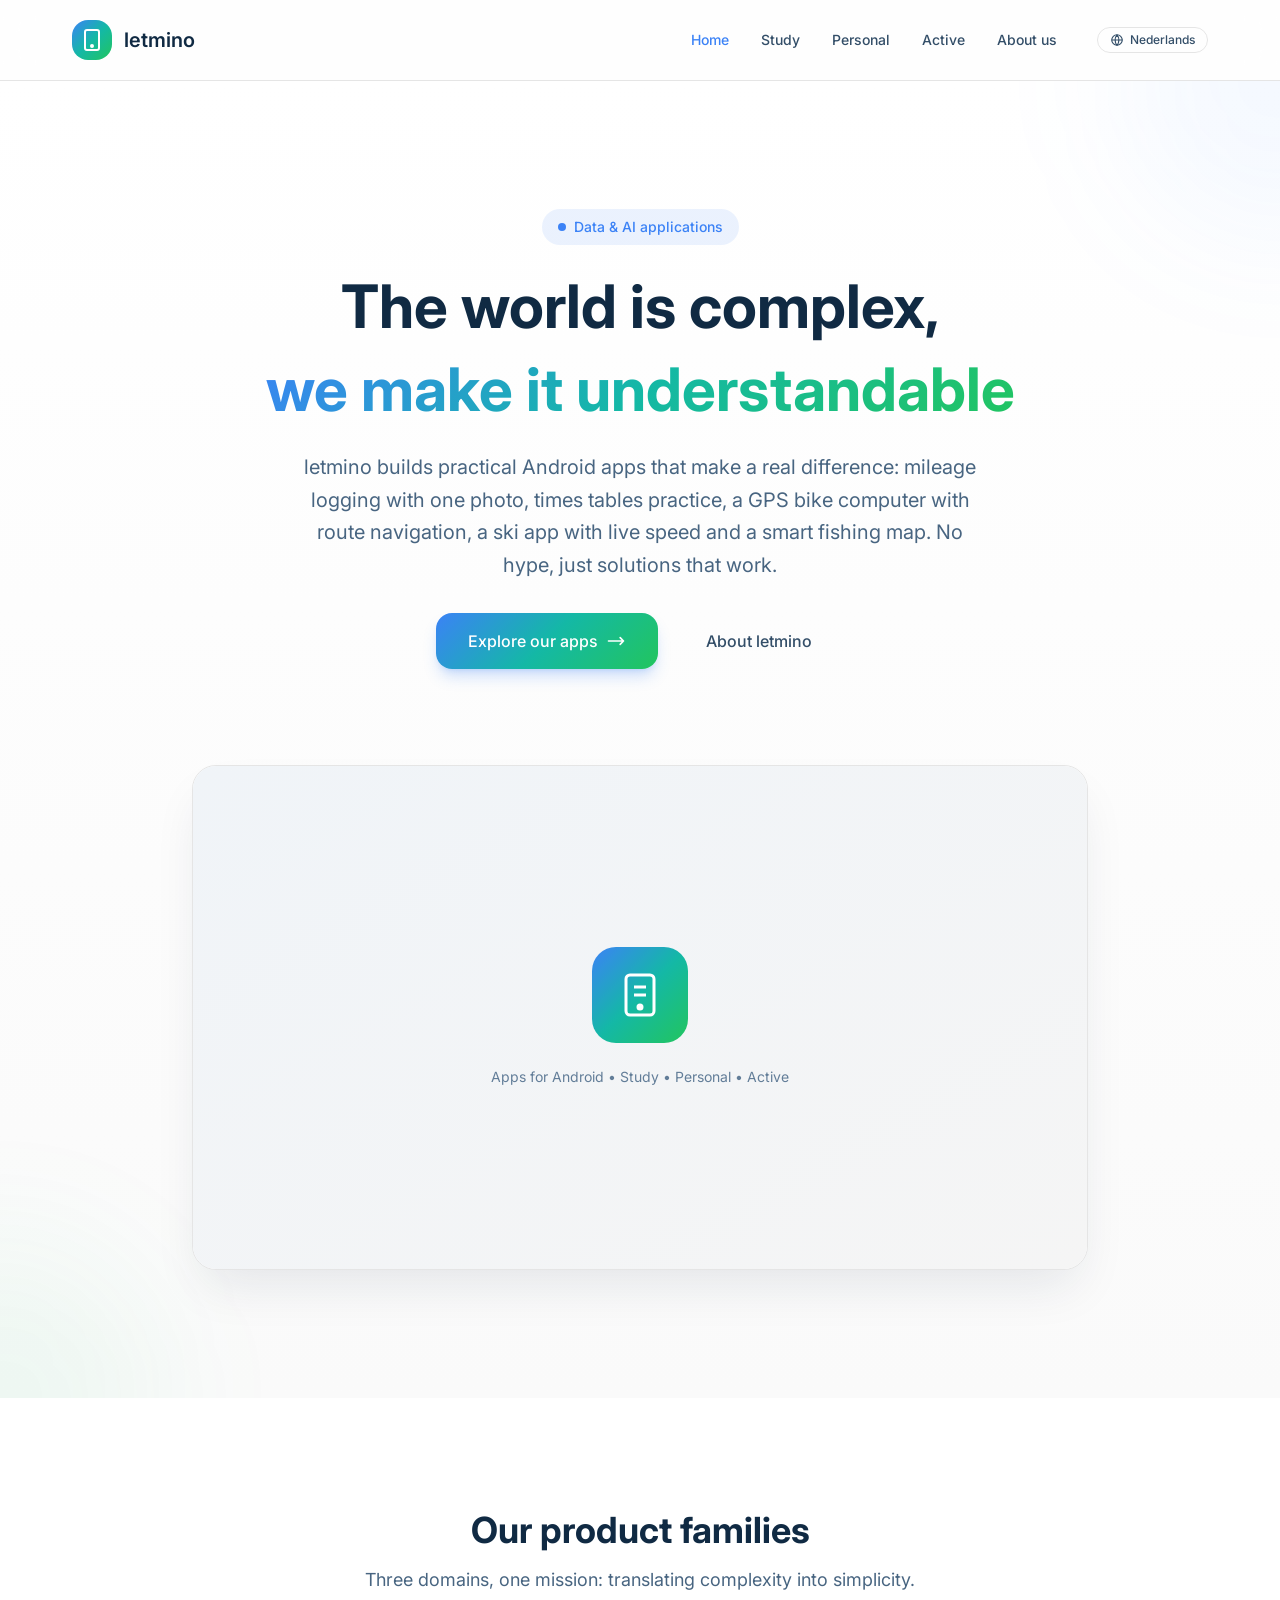
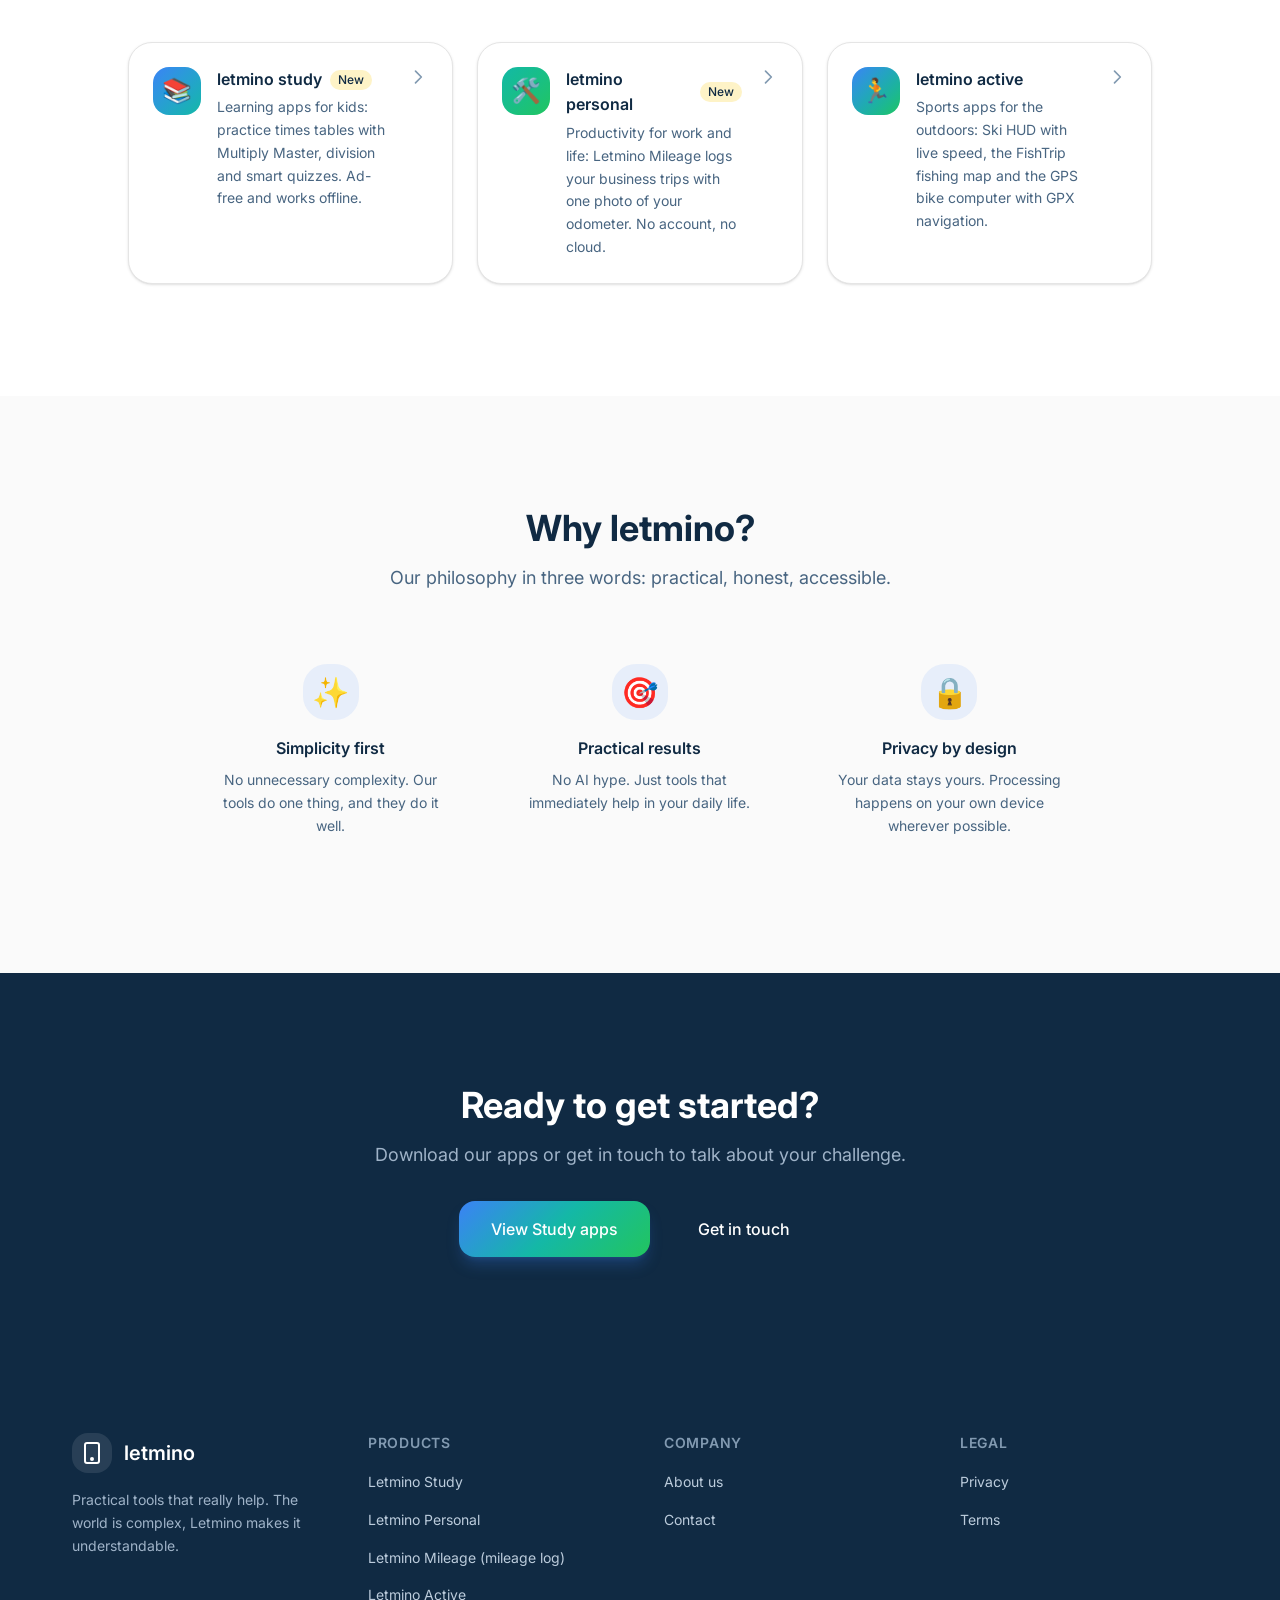
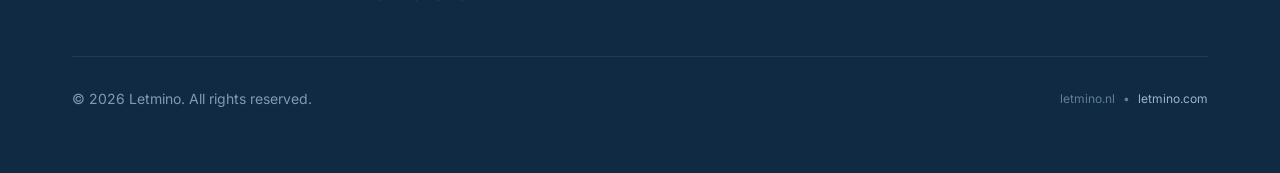
<file: index.html>
<!DOCTYPE html><html lang="en"> <head><meta charset="UTF-8"><meta name="viewport" content="width=device-width, initial-scale=1.0"><link rel="icon" type="image/svg+xml" href="/favicon.svg"><link rel="canonical" href="https://www.letmino.com/"><link rel="sitemap" type="application/xml" href="/sitemap-index.xml"><!-- Google tag (gtag.js) --><script async src="https://www.googletagmanager.com/gtag/js?id=G-MMR7P58PR5"></script><script>
      window.dataLayer = window.dataLayer || [];
      function gtag(){dataLayer.push(arguments);}
      gtag('js', new Date());

      gtag('config', 'G-MMR7P58PR5');
    </script><!-- Taalvarianten: dezelfde pagina op beide domeinen (pad per taal via alternatePaths) --><link rel="alternate" hreflang="nl" href="https://www.letmino.nl/"><link rel="alternate" hreflang="en" href="https://www.letmino.com/"><link rel="alternate" hreflang="x-default" href="https://www.letmino.com/"><!-- Primary Meta Tags --><title>Practical apps for learning, sports and productivity | Letmino</title><meta name="title" content="Practical apps for learning, sports and productivity | Letmino"><meta name="description" content="Letmino builds practical Android apps: mileage logging with Letmino Mileage, times tables practice, a GPS bike computer, Ski HUD and the FishTrip fishing map. Ad-free and privacy-first."><meta name="robots" content="index, follow, max-image-preview:large"><meta name="theme-color" content="#ffffff"><!-- Open Graph / Facebook --><meta property="og:type" content="website"><meta property="og:site_name" content="Letmino"><meta property="og:locale" content="en_US"><meta property="og:url" content="https://www.letmino.com/"><meta property="og:title" content="Practical apps for learning, sports and productivity | Letmino"><meta property="og:description" content="Letmino builds practical Android apps: mileage logging with Letmino Mileage, times tables practice, a GPS bike computer, Ski HUD and the FishTrip fishing map. Ad-free and privacy-first."><meta property="og:image" content="https://www.letmino.com/images/og-default-en.png"><!-- Twitter --><meta property="twitter:card" content="summary_large_image"><meta property="twitter:url" content="https://www.letmino.com/"><meta property="twitter:title" content="Practical apps for learning, sports and productivity | Letmino"><meta property="twitter:description" content="Letmino builds practical Android apps: mileage logging with Letmino Mileage, times tables practice, a GPS bike computer, Ski HUD and the FishTrip fishing map. Ad-free and privacy-first."><meta property="twitter:image" content="https://www.letmino.com/images/og-default-en.png"><!-- Structured data (JSON-LD) --><script type="application/ld+json">{"@context":"https://schema.org","@type":"Organization","@id":"https://www.letmino.com/#organization","name":"Letmino","url":"https://www.letmino.com/","logo":"https://www.letmino.com/favicon.svg","email":"hello@letmino.nl"}</script><script type="application/ld+json">{"@context":"https://schema.org","@type":"WebSite","@id":"https://www.letmino.com/#website","name":"Letmino","url":"https://www.letmino.com/","description":"Letmino builds practical Android apps for learning, sports and productivity: times tables practice, mileage logging, a GPS bike computer and more. Ad-free, privacy-first and without the hassle.","inLanguage":"en","publisher":{"@id":"https://www.letmino.com/#organization"}}</script><!-- Fonts --><link rel="preconnect" href="https://fonts.googleapis.com"><link rel="preconnect" href="https://fonts.gstatic.com" crossorigin><link href="https://fonts.googleapis.com/css2?family=Inter:wght@400;500;600;700&family=Plus+Jakarta+Sans:wght@500;600;700;800&display=swap" rel="stylesheet"><meta name="generator" content="Astro v5.16.7"><link rel="stylesheet" href="/_astro/about.ETiXebV_.css"></head> <body class="min-h-screen flex flex-col"> <header class="sticky top-0 z-50 bg-white/80 backdrop-blur-lg border-b border-neutral-200"> <div class="container-custom"> <nav class="flex items-center justify-between h-16 md:h-20"> <!-- Logo --> <a href="/" class="flex items-center gap-3 group"> <div class="w-10 h-10 rounded-xl bg-gradient-brand flex items-center justify-center"> <svg viewBox="0 0 24 24" class="w-6 h-6 text-white" fill="none" stroke="currentColor" stroke-width="2"> <rect x="5" y="2" width="14" height="20" rx="2"></rect> <circle cx="12" cy="18" r="1" fill="currentColor"></circle> </svg> </div> <span class="text-xl font-semibold text-navy-900 group-hover:text-accent-blue transition-colors">
letmino
</span> </a> <!-- Desktop Navigation --> <div class="hidden md:flex items-center gap-8"> <a href="/" class="text-sm font-medium transition-colors hover:text-accent-blue text-accent-blue"> Home </a><a href="/study" class="text-sm font-medium transition-colors hover:text-accent-blue text-navy-700"> Study </a><a href="/personal" class="text-sm font-medium transition-colors hover:text-accent-blue text-navy-700"> Personal </a><a href="/active" class="text-sm font-medium transition-colors hover:text-accent-blue text-navy-700"> Active </a><a href="/about" class="text-sm font-medium transition-colors hover:text-accent-blue text-navy-700"> About us </a> <a href="https://www.letmino.nl/" hreflang="nl" lang="nl" title="View this page in Dutch on letmino.nl" class="ml-2 inline-flex items-center gap-1.5 rounded-full border border-neutral-200 px-3 py-1 text-xs font-medium text-navy-700 transition-colors hover:border-accent-blue hover:text-accent-blue"> <svg class="h-3.5 w-3.5" viewBox="0 0 24 24" fill="none" stroke="currentColor" stroke-width="2" aria-hidden="true"> <circle cx="12" cy="12" r="9"></circle> <path d="M3 12h18M12 3a14 14 0 0 1 0 18M12 3a14 14 0 0 0 0 18"></path> </svg> Nederlands </a> </div> <!-- Mobile Menu Button --> <button id="mobile-menu-btn" class="md:hidden p-2 rounded-lg hover:bg-neutral-100 transition-colors" aria-label="Open menu"> <svg class="w-6 h-6 text-navy-900" fill="none" stroke="currentColor" viewBox="0 0 24 24"> <path stroke-linecap="round" stroke-linejoin="round" stroke-width="2" d="M4 6h16M4 12h16M4 18h16"></path> </svg> </button> </nav> </div> <!-- Mobile Menu --> <div id="mobile-menu" class="hidden md:hidden border-t border-neutral-200 bg-white"> <div class="container-custom py-4 space-y-2"> <a href="/" class="block px-4 py-2 rounded-lg text-sm font-medium transition-colors hover:bg-neutral-100 text-accent-blue bg-accent-blue/5"> Home </a><a href="/study" class="block px-4 py-2 rounded-lg text-sm font-medium transition-colors hover:bg-neutral-100 text-navy-700"> Study </a><a href="/personal" class="block px-4 py-2 rounded-lg text-sm font-medium transition-colors hover:bg-neutral-100 text-navy-700"> Personal </a><a href="/active" class="block px-4 py-2 rounded-lg text-sm font-medium transition-colors hover:bg-neutral-100 text-navy-700"> Active </a><a href="/about" class="block px-4 py-2 rounded-lg text-sm font-medium transition-colors hover:bg-neutral-100 text-navy-700"> About us </a> <a href="https://www.letmino.nl/" hreflang="nl" lang="nl" title="View this page in Dutch on letmino.nl" class="block px-4 py-2 rounded-lg text-sm font-medium text-navy-500 transition-colors hover:bg-neutral-100">
🌐 Nederlands </a> </div> </div> </header> <script type="module">const e=document.getElementById("mobile-menu-btn"),n=document.getElementById("mobile-menu");e?.addEventListener("click",()=>{n?.classList.toggle("hidden")});</script> <main class="flex-1">   <section class="relative overflow-hidden bg-gradient-to-b from-white to-neutral-50"> <!-- Background decoration --> <div class="absolute inset-0 overflow-hidden"> <div class="absolute -top-40 -right-40 w-80 h-80 bg-accent-blue/5 rounded-full blur-3xl"></div> <div class="absolute -bottom-40 -left-40 w-80 h-80 bg-accent-green/5 rounded-full blur-3xl"></div> </div> <div class="container-custom relative py-20 md:py-32"> <div class="max-w-3xl mx-auto text-center"> <!-- Tagline --> <div class="inline-flex items-center gap-2 px-4 py-2 rounded-full bg-accent-blue/10 text-accent-blue text-sm font-medium mb-6"> <span class="w-2 h-2 rounded-full bg-accent-blue animate-pulse"></span> Data &amp; AI applications </div> <!-- Heading --> <h1 class="text-4xl md:text-5xl lg:text-6xl font-bold text-navy-900 mb-6 leading-tight"> The world is complex, <span class="text-gradient block mt-2">we make it understandable</span> </h1> <!-- Subheading --> <p class="text-lg md:text-xl text-navy-600 mb-8 max-w-2xl mx-auto leading-relaxed"> letmino builds practical Android apps that make a real difference: mileage logging with one photo, times tables practice, a GPS bike computer with route navigation, a ski app with live speed and a smart fishing map. No hype, just solutions that work. </p> <!-- CTA Buttons --> <div class="flex flex-col sm:flex-row items-center justify-center gap-4"> <a href="/study" class="inline-flex items-center justify-center font-medium rounded-xl transition-all duration-200 focus:outline-none focus:ring-2 focus:ring-offset-2 bg-gradient-brand text-white hover:opacity-90 focus:ring-accent-blue shadow-lg shadow-accent-blue/25 px-8 py-4 text-base gap-2 ">Explore our apps<svg class="w-5 h-5" fill="none" stroke="currentColor" viewBox="0 0 24 24"> <path stroke-linecap="round" stroke-linejoin="round" stroke-width="2" d="M17 8l4 4m0 0l-4 4m4-4H3"></path> </svg> </a> <a href="/about" class="inline-flex items-center justify-center font-medium rounded-xl transition-all duration-200 focus:outline-none focus:ring-2 focus:ring-offset-2 bg-transparent text-navy-700 hover:bg-neutral-100 focus:ring-navy-500 px-8 py-4 text-base gap-2 ">About letmino</a> </div> </div> <!-- Hero Visual --> <div class="mt-16 md:mt-24 max-w-4xl mx-auto"> <div class="relative bg-white rounded-3xl shadow-2xl shadow-navy-900/10 border border-neutral-200 overflow-hidden"> <div class="aspect-video bg-gradient-to-br from-navy-50 to-neutral-100 flex items-center justify-center"> <!-- Placeholder for hero image/animation --> <div class="text-center p-8"> <div class="w-24 h-24 mx-auto mb-6 rounded-3xl bg-gradient-brand flex items-center justify-center"> <svg viewBox="0 0 24 24" class="w-12 h-12 text-white" fill="none" stroke="currentColor" stroke-width="1.5"> <rect x="5" y="2" width="14" height="20" rx="2"></rect> <circle cx="12" cy="18" r="1" fill="currentColor"></circle> <path d="M9 8h6M9 12h6"></path> </svg> </div> <p class="text-navy-500 text-sm"> Apps for Android • Study • Personal • Active </p> </div> </div> </div> </div> </div> </section>  <section class="py-20 md:py-28 bg-white"> <div class="container-custom"> <div class="text-center mb-12"> <h2 class="text-3xl md:text-4xl font-bold text-navy-900 mb-4"> Our product families </h2> <p class="text-lg text-navy-600 max-w-2xl mx-auto"> Three domains, one mission: translating complexity into simplicity. </p> </div> <div class="grid md:grid-cols-3 gap-6 max-w-5xl mx-auto"> <a href="/study" class="group block bg-white rounded-2xl p-6 shadow-sm border border-neutral-200 card-hover"> <div class="flex items-start gap-4"> <div class="w-12 h-12 rounded-xl bg-gradient-to-br from-accent-blue to-accent-teal flex items-center justify-center flex-shrink-0"> <span class="text-2xl">📚</span> </div> <div class="flex-1 min-w-0"> <div class="flex items-center gap-2 mb-1"> <h3 class="font-semibold text-navy-900 group-hover:text-accent-blue transition-colors"> letmino study </h3> <span class="px-2 py-0.5 text-xs font-medium rounded-full bg-warm-100 text-warm-600"> New </span> </div> <p class="text-sm text-navy-600 leading-relaxed"> Learning apps for kids: practice times tables with Multiply Master, division and smart quizzes. Ad-free and works offline. </p> </div> <svg class="w-5 h-5 text-navy-400 group-hover:text-accent-blue group-hover:translate-x-1 transition-all flex-shrink-0" fill="none" stroke="currentColor" viewBox="0 0 24 24"> <path stroke-linecap="round" stroke-linejoin="round" stroke-width="2" d="M9 5l7 7-7 7"></path> </svg> </div> </a><a href="/personal" class="group block bg-white rounded-2xl p-6 shadow-sm border border-neutral-200 card-hover"> <div class="flex items-start gap-4"> <div class="w-12 h-12 rounded-xl bg-gradient-to-br from-accent-teal to-accent-green flex items-center justify-center flex-shrink-0"> <span class="text-2xl">🛠️</span> </div> <div class="flex-1 min-w-0"> <div class="flex items-center gap-2 mb-1"> <h3 class="font-semibold text-navy-900 group-hover:text-accent-blue transition-colors"> letmino personal </h3> <span class="px-2 py-0.5 text-xs font-medium rounded-full bg-warm-100 text-warm-600"> New </span> </div> <p class="text-sm text-navy-600 leading-relaxed"> Productivity for work and life: Letmino Mileage logs your business trips with one photo of your odometer. No account, no cloud. </p> </div> <svg class="w-5 h-5 text-navy-400 group-hover:text-accent-blue group-hover:translate-x-1 transition-all flex-shrink-0" fill="none" stroke="currentColor" viewBox="0 0 24 24"> <path stroke-linecap="round" stroke-linejoin="round" stroke-width="2" d="M9 5l7 7-7 7"></path> </svg> </div> </a><a href="/active" class="group block bg-white rounded-2xl p-6 shadow-sm border border-neutral-200 card-hover"> <div class="flex items-start gap-4"> <div class="w-12 h-12 rounded-xl bg-gradient-to-br from-accent-blue to-accent-green flex items-center justify-center flex-shrink-0"> <span class="text-2xl">🏃</span> </div> <div class="flex-1 min-w-0"> <div class="flex items-center gap-2 mb-1"> <h3 class="font-semibold text-navy-900 group-hover:text-accent-blue transition-colors"> letmino active </h3>  </div> <p class="text-sm text-navy-600 leading-relaxed"> Sports apps for the outdoors: Ski HUD with live speed, the FishTrip fishing map and the GPS bike computer with GPX navigation. </p> </div> <svg class="w-5 h-5 text-navy-400 group-hover:text-accent-blue group-hover:translate-x-1 transition-all flex-shrink-0" fill="none" stroke="currentColor" viewBox="0 0 24 24"> <path stroke-linecap="round" stroke-linejoin="round" stroke-width="2" d="M9 5l7 7-7 7"></path> </svg> </div> </a> </div> </div> </section>  <section class="py-20 md:py-28 bg-neutral-50"> <div class="container-custom"> <div class="text-center mb-12"> <h2 class="text-3xl md:text-4xl font-bold text-navy-900 mb-4"> Why letmino? </h2> <p class="text-lg text-navy-600 max-w-2xl mx-auto"> Our philosophy in three words: practical, honest, accessible. </p> </div> <div class="grid md:grid-cols-3 gap-8 max-w-4xl mx-auto"> <div class="text-center p-6"> <div class="w-14 h-14 mx-auto mb-4 rounded-2xl bg-accent-blue/10 flex items-center justify-center"> <span class="text-3xl">✨</span> </div> <h3 class="font-semibold text-navy-900 mb-2">Simplicity first</h3> <p class="text-sm text-navy-600 leading-relaxed">No unnecessary complexity. Our tools do one thing, and they do it well.</p> </div><div class="text-center p-6"> <div class="w-14 h-14 mx-auto mb-4 rounded-2xl bg-accent-blue/10 flex items-center justify-center"> <span class="text-3xl">🎯</span> </div> <h3 class="font-semibold text-navy-900 mb-2">Practical results</h3> <p class="text-sm text-navy-600 leading-relaxed">No AI hype. Just tools that immediately help in your daily life.</p> </div><div class="text-center p-6"> <div class="w-14 h-14 mx-auto mb-4 rounded-2xl bg-accent-blue/10 flex items-center justify-center"> <span class="text-3xl">🔒</span> </div> <h3 class="font-semibold text-navy-900 mb-2">Privacy by design</h3> <p class="text-sm text-navy-600 leading-relaxed">Your data stays yours. Processing happens on your own device wherever possible.</p> </div> </div> </div> </section>  <section class="py-20 md:py-28 bg-navy-900"> <div class="container-custom text-center"> <h2 class="text-3xl md:text-4xl font-bold text-white mb-4"> Ready to get started? </h2> <p class="text-lg text-navy-300 mb-8 max-w-xl mx-auto"> Download our apps or get in touch to talk about your challenge. </p> <div class="flex flex-col sm:flex-row items-center justify-center gap-4"> <a href="/study" class="inline-flex items-center justify-center font-medium rounded-xl transition-all duration-200 focus:outline-none focus:ring-2 focus:ring-offset-2 bg-gradient-brand text-white hover:opacity-90 focus:ring-accent-blue shadow-lg shadow-accent-blue/25 px-8 py-4 text-base gap-2 ">View Study apps</a> <a href="/contact" class="inline-flex items-center justify-center font-medium rounded-xl transition-all duration-200 focus:outline-none focus:ring-2 focus:ring-offset-2 bg-transparent text-navy-700 hover:bg-neutral-100 focus:ring-navy-500 px-8 py-4 text-base gap-2 text-white hover:bg-white/10">Get in touch</a> </div> </div> </section>  </main> <footer class="bg-navy-900 text-white mt-auto"> <div class="container-custom py-16"> <div class="grid grid-cols-1 md:grid-cols-2 lg:grid-cols-4 gap-12"> <!-- Brand --> <div class="lg:col-span-1"> <a href="/" class="flex items-center gap-3 mb-4"> <div class="w-10 h-10 rounded-xl bg-white/10 flex items-center justify-center"> <svg viewBox="0 0 24 24" class="w-6 h-6 text-white" fill="none" stroke="currentColor" stroke-width="2"> <rect x="5" y="2" width="14" height="20" rx="2"></rect> <circle cx="12" cy="18" r="1" fill="currentColor"></circle> </svg> </div> <span class="text-xl font-semibold">letmino</span> </a> <p class="text-navy-300 text-sm leading-relaxed"> Practical tools that really help. The world is complex, Letmino makes it understandable. </p> </div> <!-- Products --> <div> <h3 class="font-semibold text-sm uppercase tracking-wider text-navy-400 mb-4"> Products </h3> <ul class="space-y-3"> <li> <a href="/study" class="text-navy-200 hover:text-white transition-colors text-sm"> Letmino Study </a> </li><li> <a href="/personal" class="text-navy-200 hover:text-white transition-colors text-sm"> Letmino Personal </a> </li><li> <a href="/personal/mileage/" class="text-navy-200 hover:text-white transition-colors text-sm"> Letmino Mileage (mileage log) </a> </li><li> <a href="/active" class="text-navy-200 hover:text-white transition-colors text-sm"> Letmino Active </a> </li> </ul> </div> <!-- Company --> <div> <h3 class="font-semibold text-sm uppercase tracking-wider text-navy-400 mb-4"> Company </h3> <ul class="space-y-3"> <li> <a href="/about" class="text-navy-200 hover:text-white transition-colors text-sm"> About us </a> </li><li> <a href="/contact" class="text-navy-200 hover:text-white transition-colors text-sm"> Contact </a> </li> </ul> </div> <!-- Legal --> <div> <h3 class="font-semibold text-sm uppercase tracking-wider text-navy-400 mb-4"> Legal </h3> <ul class="space-y-3"> <li> <a href="/privacy" class="text-navy-200 hover:text-white transition-colors text-sm"> Privacy </a> </li><li> <a href="/terms" class="text-navy-200 hover:text-white transition-colors text-sm"> Terms </a> </li> </ul> </div> </div> <!-- Bottom Bar --> <div class="mt-12 pt-8 border-t border-navy-800 flex flex-col md:flex-row justify-between items-center gap-4"> <p class="text-navy-400 text-sm">
© 2026 Letmino. All rights reserved. </p> <div class="flex items-center gap-2 text-navy-500 text-xs"> <a href="https://www.letmino.nl/" hreflang="nl" lang="nl" class="transition-colors hover:text-white "> letmino.nl </a> <span aria-hidden="true">•</span><a href="/" hreflang="en" lang="en" aria-current="true" class="transition-colors hover:text-white text-navy-300"> letmino.com </a>  </div> </div> </div> </footer> </body></html>
</file>
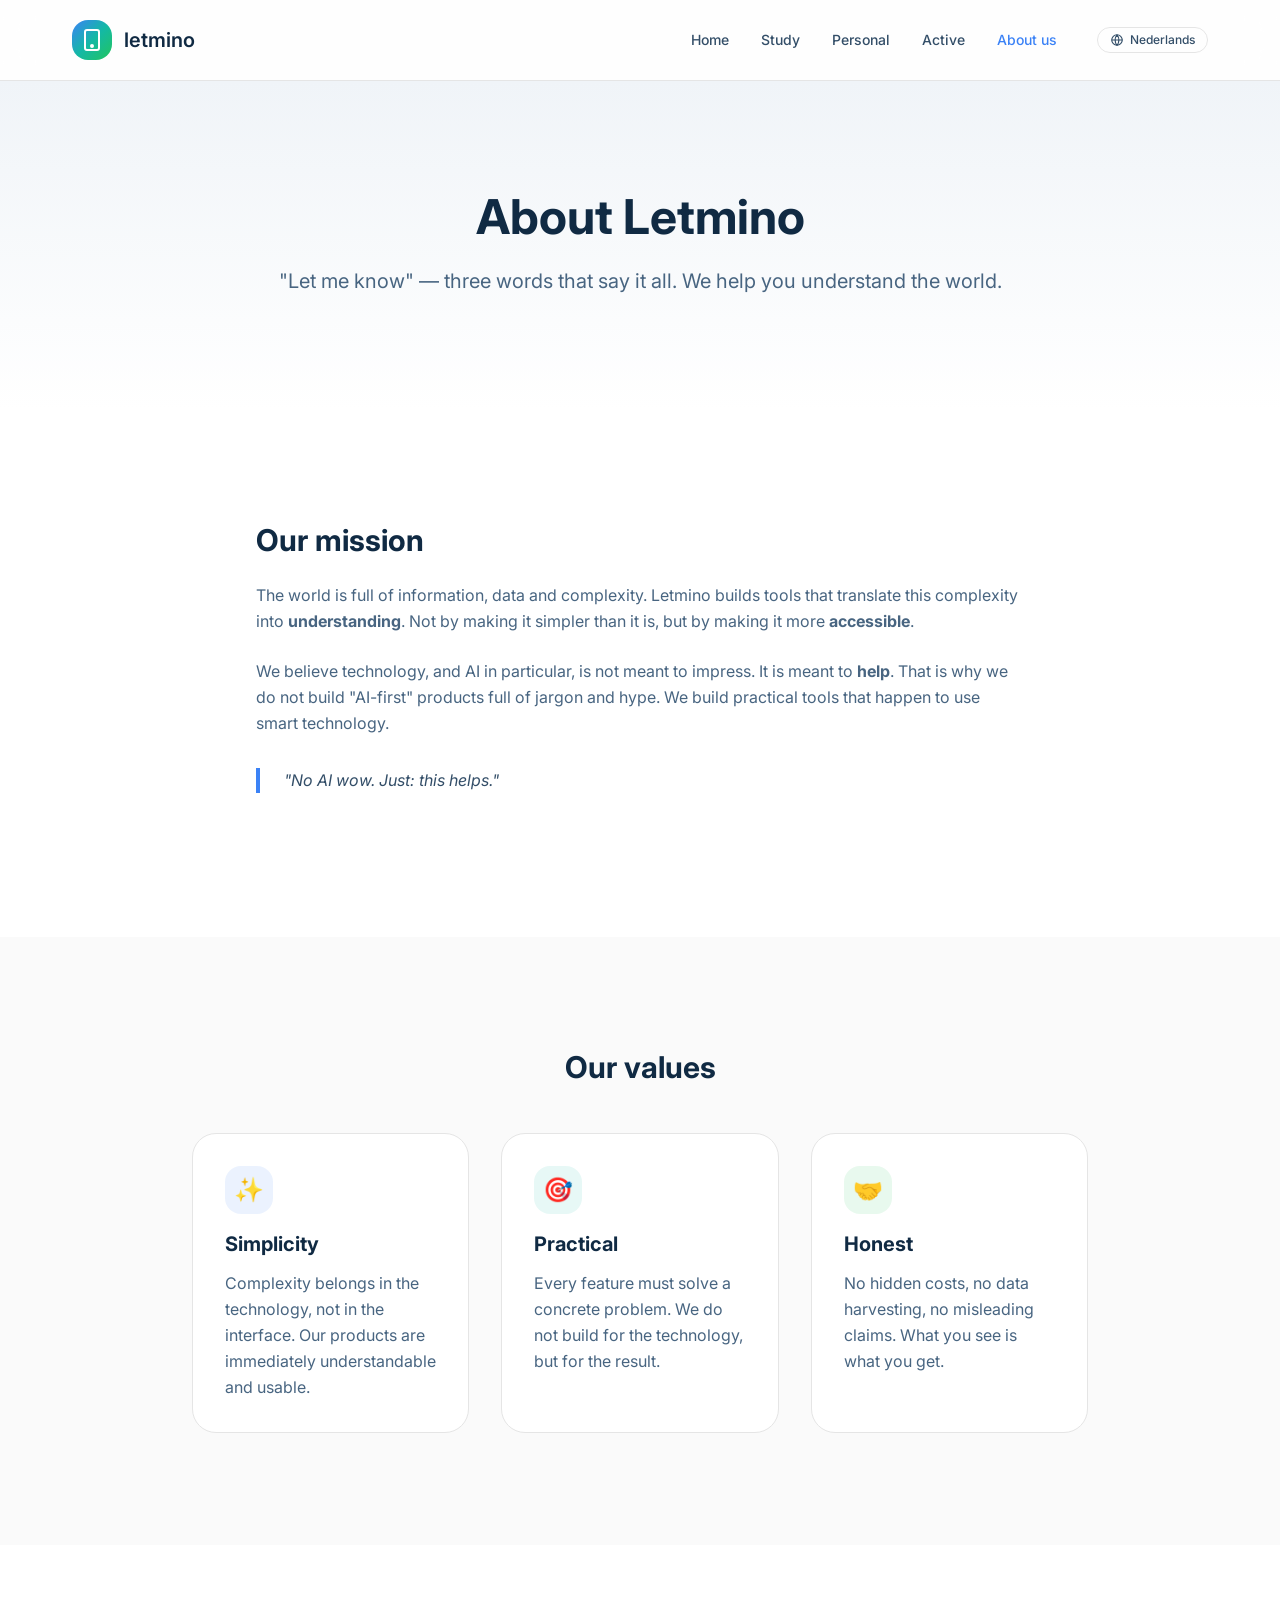
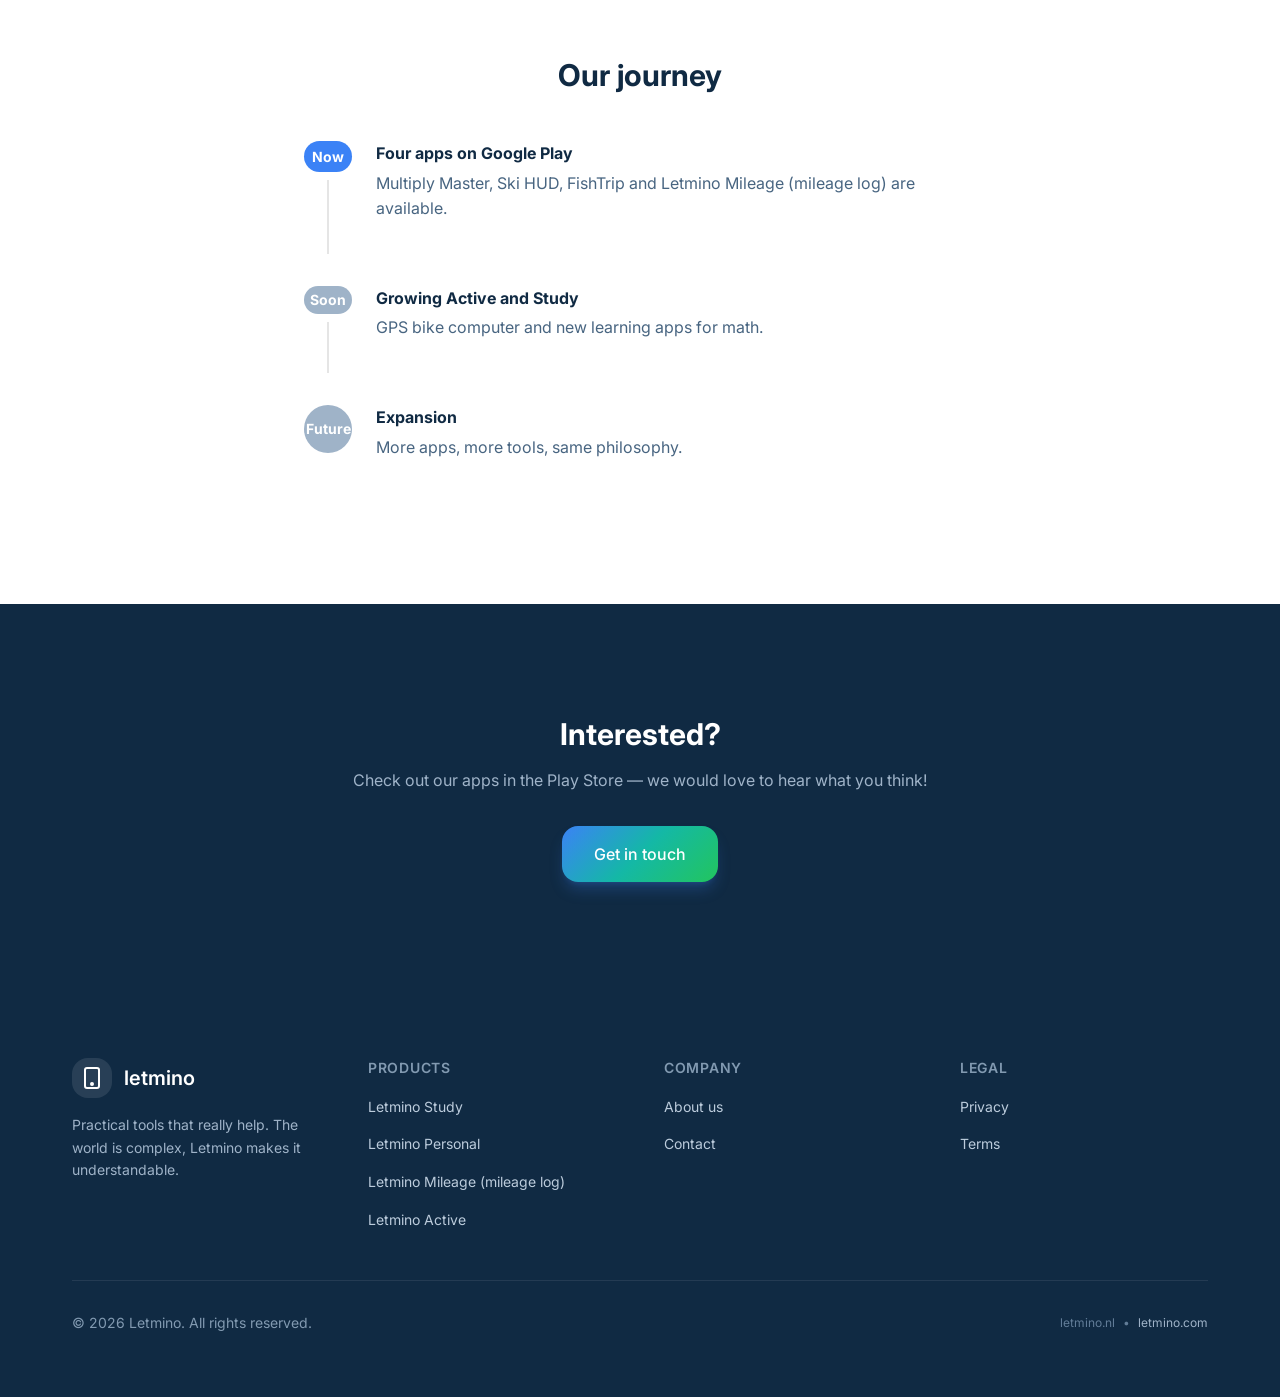
<file: about/index.html>
<!DOCTYPE html><html lang="en"> <head><meta charset="UTF-8"><meta name="viewport" content="width=device-width, initial-scale=1.0"><link rel="icon" type="image/svg+xml" href="/favicon.svg"><link rel="canonical" href="https://www.letmino.com/about/"><link rel="sitemap" type="application/xml" href="/sitemap-index.xml"><!-- Google tag (gtag.js) --><script async src="https://www.googletagmanager.com/gtag/js?id=G-MMR7P58PR5"></script><script>
      window.dataLayer = window.dataLayer || [];
      function gtag(){dataLayer.push(arguments);}
      gtag('js', new Date());

      gtag('config', 'G-MMR7P58PR5');
    </script><!-- Taalvarianten: dezelfde pagina op beide domeinen (pad per taal via alternatePaths) --><link rel="alternate" hreflang="nl" href="https://www.letmino.nl/about/"><link rel="alternate" hreflang="en" href="https://www.letmino.com/about/"><link rel="alternate" hreflang="x-default" href="https://www.letmino.com/about/"><!-- Primary Meta Tags --><title>About us | Letmino</title><meta name="title" content="About us | Letmino"><meta name="description" content="Letmino is a Dutch app developer building practical, ad-free Android apps for learning, sports and productivity. Read who we are and why."><meta name="robots" content="index, follow, max-image-preview:large"><meta name="theme-color" content="#ffffff"><!-- Open Graph / Facebook --><meta property="og:type" content="website"><meta property="og:site_name" content="Letmino"><meta property="og:locale" content="en_US"><meta property="og:url" content="https://www.letmino.com/about/"><meta property="og:title" content="About us | Letmino"><meta property="og:description" content="Letmino is a Dutch app developer building practical, ad-free Android apps for learning, sports and productivity. Read who we are and why."><meta property="og:image" content="https://www.letmino.com/images/og-default-en.png"><!-- Twitter --><meta property="twitter:card" content="summary_large_image"><meta property="twitter:url" content="https://www.letmino.com/about/"><meta property="twitter:title" content="About us | Letmino"><meta property="twitter:description" content="Letmino is a Dutch app developer building practical, ad-free Android apps for learning, sports and productivity. Read who we are and why."><meta property="twitter:image" content="https://www.letmino.com/images/og-default-en.png"><!-- Structured data (JSON-LD) --><script type="application/ld+json">{"@context":"https://schema.org","@type":"Organization","@id":"https://www.letmino.com/#organization","name":"Letmino","url":"https://www.letmino.com/","logo":"https://www.letmino.com/favicon.svg","email":"hello@letmino.nl"}</script><script type="application/ld+json">{"@context":"https://schema.org","@type":"WebSite","@id":"https://www.letmino.com/#website","name":"Letmino","url":"https://www.letmino.com/","description":"Letmino builds practical Android apps for learning, sports and productivity: times tables practice, mileage logging, a GPS bike computer and more. Ad-free, privacy-first and without the hassle.","inLanguage":"en","publisher":{"@id":"https://www.letmino.com/#organization"}}</script><!-- Fonts --><link rel="preconnect" href="https://fonts.googleapis.com"><link rel="preconnect" href="https://fonts.gstatic.com" crossorigin><link href="https://fonts.googleapis.com/css2?family=Inter:wght@400;500;600;700&family=Plus+Jakarta+Sans:wght@500;600;700;800&display=swap" rel="stylesheet"><meta name="generator" content="Astro v5.16.7"><link rel="stylesheet" href="/_astro/about.ETiXebV_.css"></head> <body class="min-h-screen flex flex-col"> <header class="sticky top-0 z-50 bg-white/80 backdrop-blur-lg border-b border-neutral-200"> <div class="container-custom"> <nav class="flex items-center justify-between h-16 md:h-20"> <!-- Logo --> <a href="/" class="flex items-center gap-3 group"> <div class="w-10 h-10 rounded-xl bg-gradient-brand flex items-center justify-center"> <svg viewBox="0 0 24 24" class="w-6 h-6 text-white" fill="none" stroke="currentColor" stroke-width="2"> <rect x="5" y="2" width="14" height="20" rx="2"></rect> <circle cx="12" cy="18" r="1" fill="currentColor"></circle> </svg> </div> <span class="text-xl font-semibold text-navy-900 group-hover:text-accent-blue transition-colors">
letmino
</span> </a> <!-- Desktop Navigation --> <div class="hidden md:flex items-center gap-8"> <a href="/" class="text-sm font-medium transition-colors hover:text-accent-blue text-navy-700"> Home </a><a href="/study" class="text-sm font-medium transition-colors hover:text-accent-blue text-navy-700"> Study </a><a href="/personal" class="text-sm font-medium transition-colors hover:text-accent-blue text-navy-700"> Personal </a><a href="/active" class="text-sm font-medium transition-colors hover:text-accent-blue text-navy-700"> Active </a><a href="/about" class="text-sm font-medium transition-colors hover:text-accent-blue text-accent-blue"> About us </a> <a href="https://www.letmino.nl/about/" hreflang="nl" lang="nl" title="View this page in Dutch on letmino.nl" class="ml-2 inline-flex items-center gap-1.5 rounded-full border border-neutral-200 px-3 py-1 text-xs font-medium text-navy-700 transition-colors hover:border-accent-blue hover:text-accent-blue"> <svg class="h-3.5 w-3.5" viewBox="0 0 24 24" fill="none" stroke="currentColor" stroke-width="2" aria-hidden="true"> <circle cx="12" cy="12" r="9"></circle> <path d="M3 12h18M12 3a14 14 0 0 1 0 18M12 3a14 14 0 0 0 0 18"></path> </svg> Nederlands </a> </div> <!-- Mobile Menu Button --> <button id="mobile-menu-btn" class="md:hidden p-2 rounded-lg hover:bg-neutral-100 transition-colors" aria-label="Open menu"> <svg class="w-6 h-6 text-navy-900" fill="none" stroke="currentColor" viewBox="0 0 24 24"> <path stroke-linecap="round" stroke-linejoin="round" stroke-width="2" d="M4 6h16M4 12h16M4 18h16"></path> </svg> </button> </nav> </div> <!-- Mobile Menu --> <div id="mobile-menu" class="hidden md:hidden border-t border-neutral-200 bg-white"> <div class="container-custom py-4 space-y-2"> <a href="/" class="block px-4 py-2 rounded-lg text-sm font-medium transition-colors hover:bg-neutral-100 text-navy-700"> Home </a><a href="/study" class="block px-4 py-2 rounded-lg text-sm font-medium transition-colors hover:bg-neutral-100 text-navy-700"> Study </a><a href="/personal" class="block px-4 py-2 rounded-lg text-sm font-medium transition-colors hover:bg-neutral-100 text-navy-700"> Personal </a><a href="/active" class="block px-4 py-2 rounded-lg text-sm font-medium transition-colors hover:bg-neutral-100 text-navy-700"> Active </a><a href="/about" class="block px-4 py-2 rounded-lg text-sm font-medium transition-colors hover:bg-neutral-100 text-accent-blue bg-accent-blue/5"> About us </a> <a href="https://www.letmino.nl/about/" hreflang="nl" lang="nl" title="View this page in Dutch on letmino.nl" class="block px-4 py-2 rounded-lg text-sm font-medium text-navy-500 transition-colors hover:bg-neutral-100">
🌐 Nederlands </a> </div> </div> </header> <script type="module">const e=document.getElementById("mobile-menu-btn"),n=document.getElementById("mobile-menu");e?.addEventListener("click",()=>{n?.classList.toggle("hidden")});</script> <main class="flex-1">   <section class="py-20 md:py-28 bg-gradient-to-b from-navy-50 to-white"> <div class="container-custom"> <div class="max-w-3xl mx-auto text-center"> <h1 class="text-4xl md:text-5xl font-bold text-navy-900 mb-6"> About Letmino </h1> <p class="text-xl text-navy-600 leading-relaxed"> &quot;Let me know&quot; — three words that say it all. We help you understand the world. </p> </div> </div> </section>  <section class="py-20 md:py-28 bg-white"> <div class="container-custom"> <div class="max-w-3xl mx-auto"> <div class="prose prose-lg"> <h2 class="text-3xl font-bold text-navy-900 mb-6">Our mission</h2> <p class="text-navy-600 leading-relaxed mb-6">The world is full of information, data and complexity. Letmino builds tools that translate this complexity into <strong>understanding</strong>. Not by making it simpler than it is, but by making it more <strong>accessible</strong>.</p> <p class="text-navy-600 leading-relaxed mb-6">We believe technology, and AI in particular, is not meant to impress. It is meant to <strong>help</strong>. That is why we do not build "AI-first" products full of jargon and hype. We build practical tools that happen to use smart technology.</p> <blockquote class="border-l-4 border-accent-blue pl-6 my-8 italic text-navy-700"> &quot;No AI wow. Just: this helps.&quot; </blockquote> </div> </div> </div> </section>  <section class="py-20 md:py-28 bg-neutral-50"> <div class="container-custom"> <div class="text-center mb-12"> <h2 class="text-3xl font-bold text-navy-900 mb-4">Our values</h2> </div> <div class="grid md:grid-cols-3 gap-8 max-w-4xl mx-auto"> <div class="bg-white rounded-2xl p-8 border border-neutral-200"> <div class="w-12 h-12 rounded-xl bg-accent-blue/10 flex items-center justify-center text-2xl mb-4"> ✨ </div> <h3 class="text-xl font-bold text-navy-900 mb-3">Simplicity</h3> <p class="text-navy-600 leading-relaxed"> Complexity belongs in the technology, not in the interface. Our products are immediately understandable and usable. </p> </div><div class="bg-white rounded-2xl p-8 border border-neutral-200"> <div class="w-12 h-12 rounded-xl bg-accent-teal/10 flex items-center justify-center text-2xl mb-4"> 🎯 </div> <h3 class="text-xl font-bold text-navy-900 mb-3">Practical</h3> <p class="text-navy-600 leading-relaxed"> Every feature must solve a concrete problem. We do not build for the technology, but for the result. </p> </div><div class="bg-white rounded-2xl p-8 border border-neutral-200"> <div class="w-12 h-12 rounded-xl bg-accent-green/10 flex items-center justify-center text-2xl mb-4"> 🤝 </div> <h3 class="text-xl font-bold text-navy-900 mb-3">Honest</h3> <p class="text-navy-600 leading-relaxed"> No hidden costs, no data harvesting, no misleading claims. What you see is what you get. </p> </div> </div> </div> </section>  <section class="py-20 md:py-28 bg-white"> <div class="container-custom"> <div class="text-center mb-12"> <h2 class="text-3xl font-bold text-navy-900 mb-4">Our journey</h2> </div> <div class="max-w-2xl mx-auto"> <div class="space-y-8"> <div class="flex gap-6"> <div class="flex flex-col items-center"> <div class="w-12 h-12 rounded-full flex items-center justify-center text-white font-bold text-sm bg-accent-blue"> Now </div> <div class="w-0.5 h-full bg-neutral-200 mt-2"></div> </div> <div class="pb-8"> <h3 class="font-bold text-navy-900 mb-1">Four apps on Google Play</h3> <p class="text-navy-600">Multiply Master, Ski HUD, FishTrip and Letmino Mileage (mileage log) are available.</p> </div> </div><div class="flex gap-6"> <div class="flex flex-col items-center"> <div class="w-12 h-12 rounded-full flex items-center justify-center text-white font-bold text-sm bg-navy-300"> Soon </div> <div class="w-0.5 h-full bg-neutral-200 mt-2"></div> </div> <div class="pb-8"> <h3 class="font-bold text-navy-900 mb-1">Growing Active and Study</h3> <p class="text-navy-600">GPS bike computer and new learning apps for math.</p> </div> </div><div class="flex gap-6"> <div class="flex flex-col items-center"> <div class="w-12 h-12 rounded-full flex items-center justify-center text-white font-bold text-sm bg-navy-300"> Future </div>  </div> <div class="pb-8"> <h3 class="font-bold text-navy-900 mb-1">Expansion</h3> <p class="text-navy-600">More apps, more tools, same philosophy.</p> </div> </div> </div> </div> </div> </section>  <section class="py-20 md:py-28 bg-navy-900"> <div class="container-custom text-center"> <h2 class="text-3xl font-bold text-white mb-4"> Interested? </h2> <p class="text-navy-300 mb-8 max-w-xl mx-auto"> Check out our apps in the Play Store — we would love to hear what you think! </p> <a href="/contact" class="inline-flex items-center justify-center font-medium rounded-xl transition-all duration-200 focus:outline-none focus:ring-2 focus:ring-offset-2 bg-gradient-brand text-white hover:opacity-90 focus:ring-accent-blue shadow-lg shadow-accent-blue/25 px-8 py-4 text-base gap-2 ">Get in touch</a> </div> </section>  </main> <footer class="bg-navy-900 text-white mt-auto"> <div class="container-custom py-16"> <div class="grid grid-cols-1 md:grid-cols-2 lg:grid-cols-4 gap-12"> <!-- Brand --> <div class="lg:col-span-1"> <a href="/" class="flex items-center gap-3 mb-4"> <div class="w-10 h-10 rounded-xl bg-white/10 flex items-center justify-center"> <svg viewBox="0 0 24 24" class="w-6 h-6 text-white" fill="none" stroke="currentColor" stroke-width="2"> <rect x="5" y="2" width="14" height="20" rx="2"></rect> <circle cx="12" cy="18" r="1" fill="currentColor"></circle> </svg> </div> <span class="text-xl font-semibold">letmino</span> </a> <p class="text-navy-300 text-sm leading-relaxed"> Practical tools that really help. The world is complex, Letmino makes it understandable. </p> </div> <!-- Products --> <div> <h3 class="font-semibold text-sm uppercase tracking-wider text-navy-400 mb-4"> Products </h3> <ul class="space-y-3"> <li> <a href="/study" class="text-navy-200 hover:text-white transition-colors text-sm"> Letmino Study </a> </li><li> <a href="/personal" class="text-navy-200 hover:text-white transition-colors text-sm"> Letmino Personal </a> </li><li> <a href="/personal/mileage/" class="text-navy-200 hover:text-white transition-colors text-sm"> Letmino Mileage (mileage log) </a> </li><li> <a href="/active" class="text-navy-200 hover:text-white transition-colors text-sm"> Letmino Active </a> </li> </ul> </div> <!-- Company --> <div> <h3 class="font-semibold text-sm uppercase tracking-wider text-navy-400 mb-4"> Company </h3> <ul class="space-y-3"> <li> <a href="/about" class="text-navy-200 hover:text-white transition-colors text-sm"> About us </a> </li><li> <a href="/contact" class="text-navy-200 hover:text-white transition-colors text-sm"> Contact </a> </li> </ul> </div> <!-- Legal --> <div> <h3 class="font-semibold text-sm uppercase tracking-wider text-navy-400 mb-4"> Legal </h3> <ul class="space-y-3"> <li> <a href="/privacy" class="text-navy-200 hover:text-white transition-colors text-sm"> Privacy </a> </li><li> <a href="/terms" class="text-navy-200 hover:text-white transition-colors text-sm"> Terms </a> </li> </ul> </div> </div> <!-- Bottom Bar --> <div class="mt-12 pt-8 border-t border-navy-800 flex flex-col md:flex-row justify-between items-center gap-4"> <p class="text-navy-400 text-sm">
© 2026 Letmino. All rights reserved. </p> <div class="flex items-center gap-2 text-navy-500 text-xs"> <a href="https://www.letmino.nl/about/" hreflang="nl" lang="nl" class="transition-colors hover:text-white "> letmino.nl </a> <span aria-hidden="true">•</span><a href="/" hreflang="en" lang="en" aria-current="true" class="transition-colors hover:text-white text-navy-300"> letmino.com </a>  </div> </div> </div> </footer> </body></html>
</file>
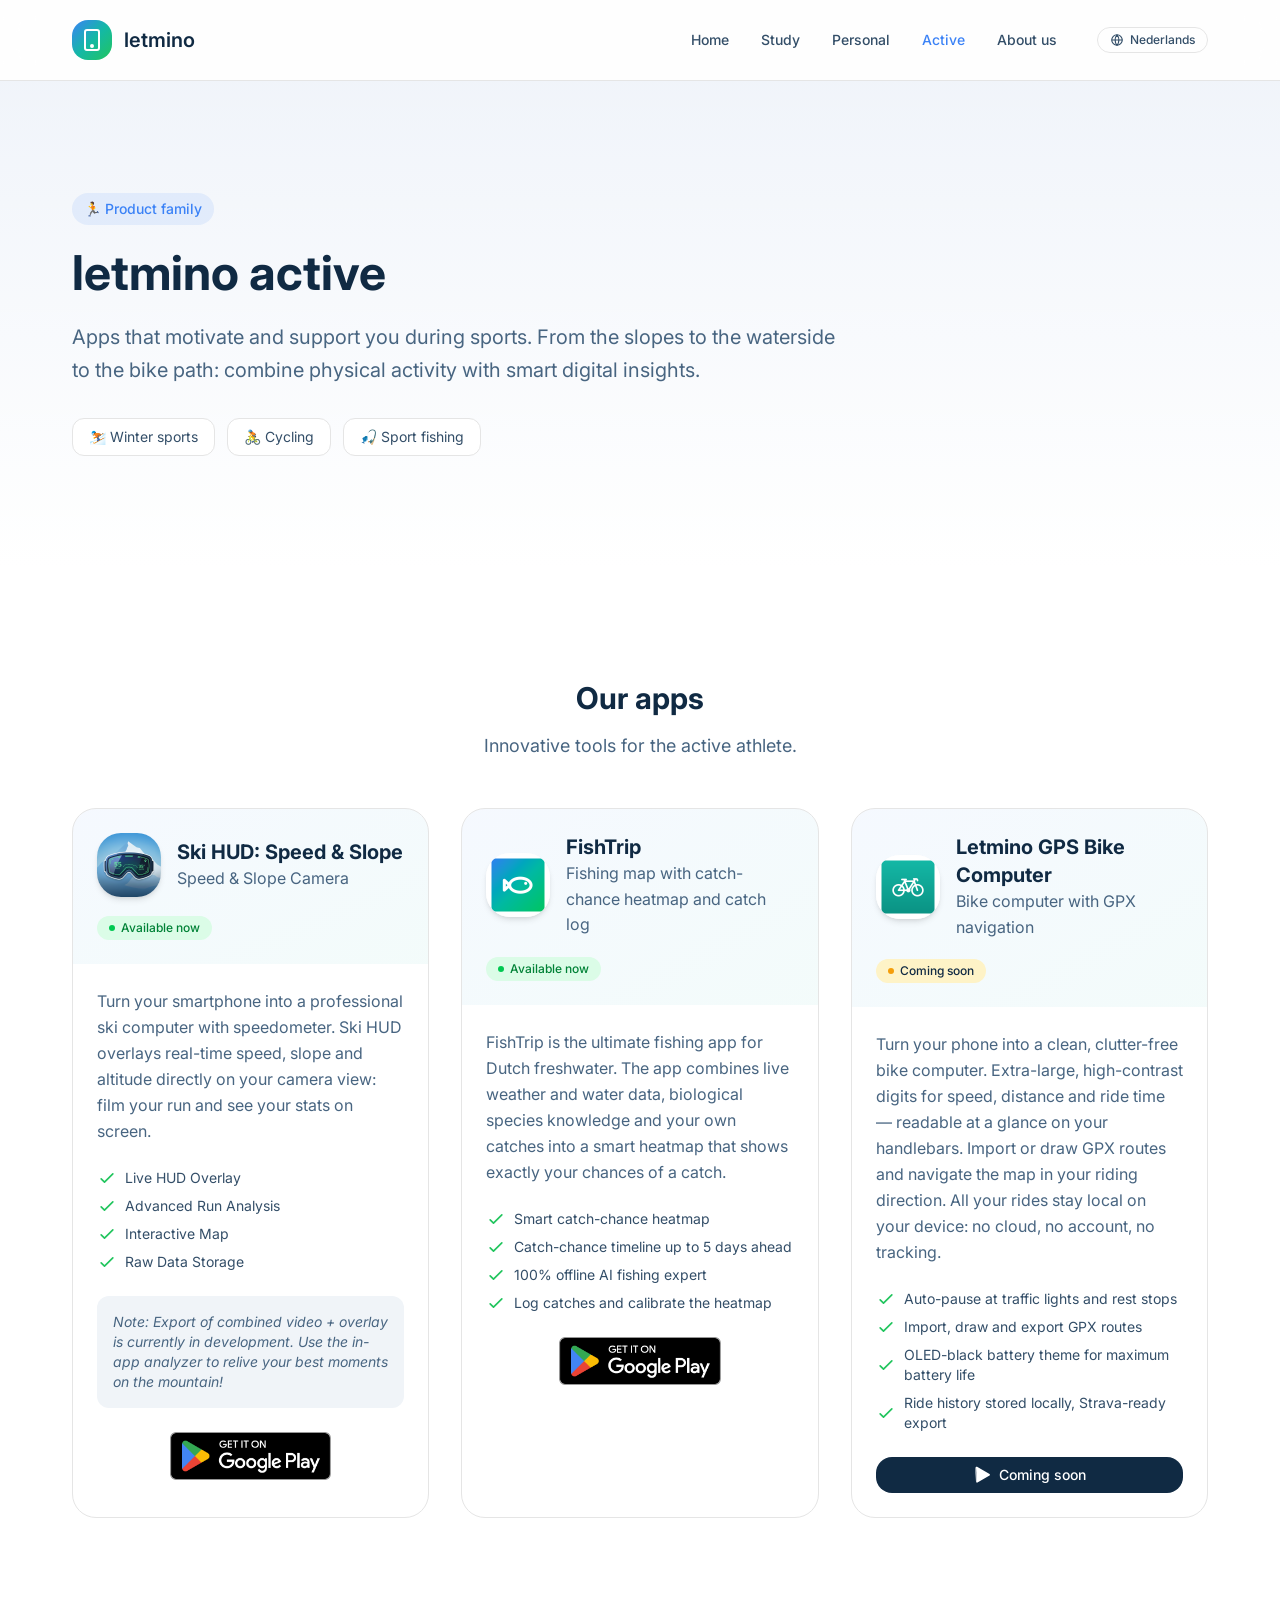
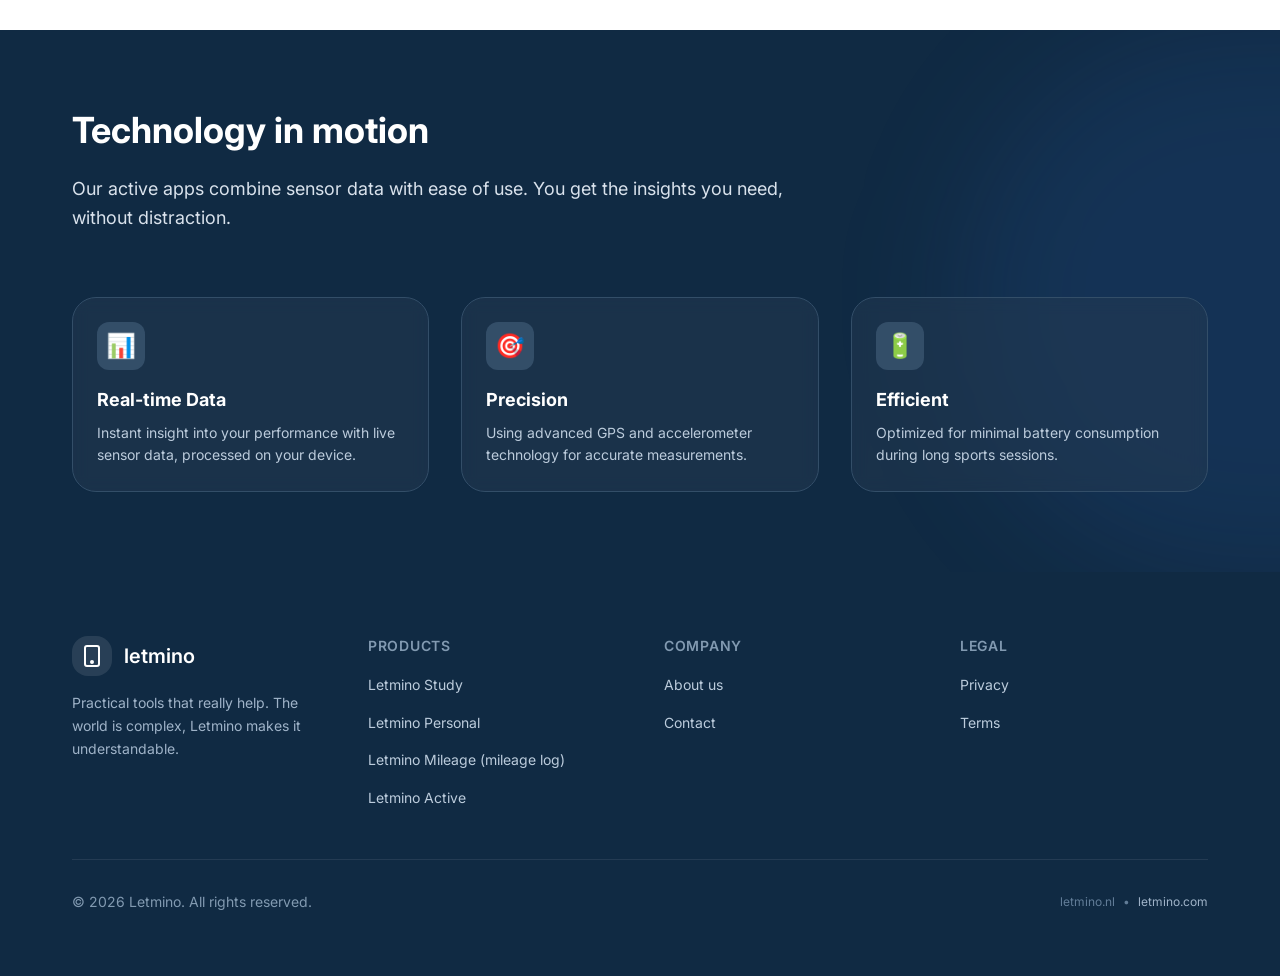
<file: active/index.html>
<!DOCTYPE html><html lang="en"> <head><meta charset="UTF-8"><meta name="viewport" content="width=device-width, initial-scale=1.0"><link rel="icon" type="image/svg+xml" href="/favicon.svg"><link rel="canonical" href="https://www.letmino.com/active/"><link rel="sitemap" type="application/xml" href="/sitemap-index.xml"><!-- Google tag (gtag.js) --><script async src="https://www.googletagmanager.com/gtag/js?id=G-MMR7P58PR5"></script><script>
      window.dataLayer = window.dataLayer || [];
      function gtag(){dataLayer.push(arguments);}
      gtag('js', new Date());

      gtag('config', 'G-MMR7P58PR5');
    </script><!-- Taalvarianten: dezelfde pagina op beide domeinen (pad per taal via alternatePaths) --><link rel="alternate" hreflang="nl" href="https://www.letmino.nl/active/"><link rel="alternate" hreflang="en" href="https://www.letmino.com/active/"><link rel="alternate" hreflang="x-default" href="https://www.letmino.com/active/"><!-- Primary Meta Tags --><title>Active: Ski HUD, FishTrip fishing map and GPS bike computer | Letmino</title><meta name="title" content="Active: Ski HUD, FishTrip fishing map and GPS bike computer | Letmino"><meta name="description" content="Sports apps for Android: Ski HUD with live speed on your camera view, the FishTrip fishing map with catch-chance heatmap, and a GPS bike computer with GPX navigation."><meta name="robots" content="index, follow, max-image-preview:large"><meta name="theme-color" content="#ffffff"><!-- Open Graph / Facebook --><meta property="og:type" content="website"><meta property="og:site_name" content="Letmino"><meta property="og:locale" content="en_US"><meta property="og:url" content="https://www.letmino.com/active/"><meta property="og:title" content="Active: Ski HUD, FishTrip fishing map and GPS bike computer | Letmino"><meta property="og:description" content="Sports apps for Android: Ski HUD with live speed on your camera view, the FishTrip fishing map with catch-chance heatmap, and a GPS bike computer with GPX navigation."><meta property="og:image" content="https://www.letmino.com/images/hud-banner.png"><!-- Twitter --><meta property="twitter:card" content="summary_large_image"><meta property="twitter:url" content="https://www.letmino.com/active/"><meta property="twitter:title" content="Active: Ski HUD, FishTrip fishing map and GPS bike computer | Letmino"><meta property="twitter:description" content="Sports apps for Android: Ski HUD with live speed on your camera view, the FishTrip fishing map with catch-chance heatmap, and a GPS bike computer with GPX navigation."><meta property="twitter:image" content="https://www.letmino.com/images/hud-banner.png"><!-- Structured data (JSON-LD) --><script type="application/ld+json">{"@context":"https://schema.org","@type":"Organization","@id":"https://www.letmino.com/#organization","name":"Letmino","url":"https://www.letmino.com/","logo":"https://www.letmino.com/favicon.svg","email":"hello@letmino.nl"}</script><script type="application/ld+json">{"@context":"https://schema.org","@type":"WebSite","@id":"https://www.letmino.com/#website","name":"Letmino","url":"https://www.letmino.com/","description":"Letmino builds practical Android apps for learning, sports and productivity: times tables practice, mileage logging, a GPS bike computer and more. Ad-free, privacy-first and without the hassle.","inLanguage":"en","publisher":{"@id":"https://www.letmino.com/#organization"}}</script><script type="application/ld+json">{"@context":"https://schema.org","@type":"SoftwareApplication","name":"Ski HUD: Speed & Slope","operatingSystem":"Android","applicationCategory":"SportsApplication","description":"Turn your smartphone into a professional ski computer with speedometer. Ski HUD overlays real-time speed, slope and altitude directly on your camera view: film your run and see your stats on screen.","installUrl":"https://play.google.com/store/apps/details?id=com.letmino.skihud","publisher":{"@type":"Organization","name":"Letmino"}}</script><script type="application/ld+json">{"@context":"https://schema.org","@type":"SoftwareApplication","name":"FishTrip","operatingSystem":"Android","applicationCategory":"SportsApplication","description":"FishTrip is the ultimate fishing app for Dutch freshwater. The app combines live weather and water data, biological species knowledge and your own catches into a smart heatmap that shows exactly your chances of a catch.","installUrl":"https://play.google.com/store/apps/details?id=nl.letmino.fishtrip","publisher":{"@type":"Organization","name":"Letmino"}}</script><script type="application/ld+json">{"@context":"https://schema.org","@type":"SoftwareApplication","name":"Letmino GPS Bike Computer","operatingSystem":"Android","applicationCategory":"SportsApplication","description":"Turn your phone into a clean, clutter-free bike computer. Extra-large, high-contrast digits for speed, distance and ride time — readable at a glance on your handlebars. Import or draw GPX routes and navigate the map in your riding direction. All your rides stay local on your device: no cloud, no account, no tracking.","publisher":{"@type":"Organization","name":"Letmino"}}</script><!-- Fonts --><link rel="preconnect" href="https://fonts.googleapis.com"><link rel="preconnect" href="https://fonts.gstatic.com" crossorigin><link href="https://fonts.googleapis.com/css2?family=Inter:wght@400;500;600;700&family=Plus+Jakarta+Sans:wght@500;600;700;800&display=swap" rel="stylesheet"><meta name="generator" content="Astro v5.16.7"><link rel="stylesheet" href="/_astro/about.ETiXebV_.css"></head> <body class="min-h-screen flex flex-col"> <header class="sticky top-0 z-50 bg-white/80 backdrop-blur-lg border-b border-neutral-200"> <div class="container-custom"> <nav class="flex items-center justify-between h-16 md:h-20"> <!-- Logo --> <a href="/" class="flex items-center gap-3 group"> <div class="w-10 h-10 rounded-xl bg-gradient-brand flex items-center justify-center"> <svg viewBox="0 0 24 24" class="w-6 h-6 text-white" fill="none" stroke="currentColor" stroke-width="2"> <rect x="5" y="2" width="14" height="20" rx="2"></rect> <circle cx="12" cy="18" r="1" fill="currentColor"></circle> </svg> </div> <span class="text-xl font-semibold text-navy-900 group-hover:text-accent-blue transition-colors">
letmino
</span> </a> <!-- Desktop Navigation --> <div class="hidden md:flex items-center gap-8"> <a href="/" class="text-sm font-medium transition-colors hover:text-accent-blue text-navy-700"> Home </a><a href="/study" class="text-sm font-medium transition-colors hover:text-accent-blue text-navy-700"> Study </a><a href="/personal" class="text-sm font-medium transition-colors hover:text-accent-blue text-navy-700"> Personal </a><a href="/active" class="text-sm font-medium transition-colors hover:text-accent-blue text-accent-blue"> Active </a><a href="/about" class="text-sm font-medium transition-colors hover:text-accent-blue text-navy-700"> About us </a> <a href="https://www.letmino.nl/active/" hreflang="nl" lang="nl" title="View this page in Dutch on letmino.nl" class="ml-2 inline-flex items-center gap-1.5 rounded-full border border-neutral-200 px-3 py-1 text-xs font-medium text-navy-700 transition-colors hover:border-accent-blue hover:text-accent-blue"> <svg class="h-3.5 w-3.5" viewBox="0 0 24 24" fill="none" stroke="currentColor" stroke-width="2" aria-hidden="true"> <circle cx="12" cy="12" r="9"></circle> <path d="M3 12h18M12 3a14 14 0 0 1 0 18M12 3a14 14 0 0 0 0 18"></path> </svg> Nederlands </a> </div> <!-- Mobile Menu Button --> <button id="mobile-menu-btn" class="md:hidden p-2 rounded-lg hover:bg-neutral-100 transition-colors" aria-label="Open menu"> <svg class="w-6 h-6 text-navy-900" fill="none" stroke="currentColor" viewBox="0 0 24 24"> <path stroke-linecap="round" stroke-linejoin="round" stroke-width="2" d="M4 6h16M4 12h16M4 18h16"></path> </svg> </button> </nav> </div> <!-- Mobile Menu --> <div id="mobile-menu" class="hidden md:hidden border-t border-neutral-200 bg-white"> <div class="container-custom py-4 space-y-2"> <a href="/" class="block px-4 py-2 rounded-lg text-sm font-medium transition-colors hover:bg-neutral-100 text-navy-700"> Home </a><a href="/study" class="block px-4 py-2 rounded-lg text-sm font-medium transition-colors hover:bg-neutral-100 text-navy-700"> Study </a><a href="/personal" class="block px-4 py-2 rounded-lg text-sm font-medium transition-colors hover:bg-neutral-100 text-navy-700"> Personal </a><a href="/active" class="block px-4 py-2 rounded-lg text-sm font-medium transition-colors hover:bg-neutral-100 text-accent-blue bg-accent-blue/5"> Active </a><a href="/about" class="block px-4 py-2 rounded-lg text-sm font-medium transition-colors hover:bg-neutral-100 text-navy-700"> About us </a> <a href="https://www.letmino.nl/active/" hreflang="nl" lang="nl" title="View this page in Dutch on letmino.nl" class="block px-4 py-2 rounded-lg text-sm font-medium text-navy-500 transition-colors hover:bg-neutral-100">
🌐 Nederlands </a> </div> </div> </header> <script type="module">const e=document.getElementById("mobile-menu-btn"),n=document.getElementById("mobile-menu");e?.addEventListener("click",()=>{n?.classList.toggle("hidden")});</script> <main class="flex-1">   <section class="relative bg-gradient-to-b from-accent-blue/5 to-white py-20 md:py-28"> <div class="container-custom"> <div class="max-w-3xl"> <div class="inline-flex items-center gap-2 px-3 py-1.5 rounded-full bg-accent-blue/10 text-accent-blue text-sm font-medium mb-6">
🏃 Product family </div> <h1 class="text-4xl md:text-5xl font-bold text-navy-900 mb-6"> letmino active </h1> <p class="text-xl text-navy-600 mb-8 leading-relaxed"> Apps that motivate and support you during sports. From the slopes to the waterside to the bike path: combine physical activity with smart digital insights. </p> <div class="flex flex-wrap gap-3"> <span class="px-4 py-2 rounded-lg bg-white border border-neutral-200 text-sm text-navy-700"> ⛷️ Winter sports </span><span class="px-4 py-2 rounded-lg bg-white border border-neutral-200 text-sm text-navy-700"> 🚴 Cycling </span><span class="px-4 py-2 rounded-lg bg-white border border-neutral-200 text-sm text-navy-700"> 🎣 Sport fishing </span> </div> </div> </div> </section>  <section class="py-20 md:py-28 bg-white"> <div class="container-custom"> <div class="text-center mb-12"> <h2 class="text-3xl font-bold text-navy-900 mb-4">Our apps</h2> <p class="text-lg text-navy-600">Innovative tools for the active athlete.</p> </div> <div class="grid lg:grid-cols-3 gap-8"> <div class="bg-white rounded-2xl border border-neutral-200 overflow-hidden card-hover"> <!-- Tool Header --> <div class="p-6 bg-gradient-to-br from-accent-blue/5 to-accent-teal/5"> <div class="flex items-center gap-4 mb-4"> <div class="w-16 h-16 flex-shrink-0 rounded-2xl bg-white shadow-md flex items-center justify-center text-3xl overflow-hidden"> <img src="/images/hud-logo.png" alt="Ski HUD: Speed &#38; Slope logo" class="w-full h-full object-cover"> </div> <div> <h3 class="text-xl font-bold text-navy-900">Ski HUD: Speed &amp; Slope</h3> <p class="text-navy-600">Speed &amp; Slope Camera</p> </div> </div> <span class="inline-flex items-center gap-1.5 px-3 py-1 rounded-full text-xs font-medium bg-green-100 text-green-700"> <span class="w-1.5 h-1.5 rounded-full bg-green-500"></span> Available now </span> </div> <!-- Tool Content --> <div class="p-6"> <p class="text-navy-600 mb-6 leading-relaxed"> Turn your smartphone into a professional ski computer with speedometer. Ski HUD overlays real-time speed, slope and altitude directly on your camera view: film your run and see your stats on screen. </p> <ul class="space-y-2 mb-6"> <li class="flex items-center gap-2 text-sm text-navy-700"> <svg class="w-5 h-5 text-accent-green flex-shrink-0" fill="none" stroke="currentColor" viewBox="0 0 24 24"> <path stroke-linecap="round" stroke-linejoin="round" stroke-width="2" d="M5 13l4 4L19 7"></path> </svg> Live HUD Overlay </li><li class="flex items-center gap-2 text-sm text-navy-700"> <svg class="w-5 h-5 text-accent-green flex-shrink-0" fill="none" stroke="currentColor" viewBox="0 0 24 24"> <path stroke-linecap="round" stroke-linejoin="round" stroke-width="2" d="M5 13l4 4L19 7"></path> </svg> Advanced Run Analysis </li><li class="flex items-center gap-2 text-sm text-navy-700"> <svg class="w-5 h-5 text-accent-green flex-shrink-0" fill="none" stroke="currentColor" viewBox="0 0 24 24"> <path stroke-linecap="round" stroke-linejoin="round" stroke-width="2" d="M5 13l4 4L19 7"></path> </svg> Interactive Map </li><li class="flex items-center gap-2 text-sm text-navy-700"> <svg class="w-5 h-5 text-accent-green flex-shrink-0" fill="none" stroke="currentColor" viewBox="0 0 24 24"> <path stroke-linecap="round" stroke-linejoin="round" stroke-width="2" d="M5 13l4 4L19 7"></path> </svg> Raw Data Storage </li> </ul> <div class="mb-6 p-4 bg-navy-50 rounded-lg text-sm text-navy-600 italic"> Note: Export of combined video + overlay is currently in development. Use the in-app analyzer to relive your best moments on the mountain! </div> <a href="https://play.google.com/store/apps/details?id=com.letmino.skihud" target="_blank" rel="noopener noreferrer" class="block"> <img src="/images/google-play-badge-en.png" alt="Get it on Google Play" class="h-12 mx-auto hover:scale-105 transition-transform"> </a> </div> </div><div class="bg-white rounded-2xl border border-neutral-200 overflow-hidden card-hover"> <!-- Tool Header --> <div class="p-6 bg-gradient-to-br from-accent-blue/5 to-accent-teal/5"> <div class="flex items-center gap-4 mb-4"> <div class="w-16 h-16 flex-shrink-0 rounded-2xl bg-white shadow-md flex items-center justify-center text-3xl overflow-hidden"> <img src="/images/fishtrip-logo.png" alt="FishTrip logo" class="w-full h-full object-cover"> </div> <div> <h3 class="text-xl font-bold text-navy-900">FishTrip</h3> <p class="text-navy-600">Fishing map with catch-chance heatmap and catch log</p> </div> </div> <span class="inline-flex items-center gap-1.5 px-3 py-1 rounded-full text-xs font-medium bg-green-100 text-green-700"> <span class="w-1.5 h-1.5 rounded-full bg-green-500"></span> Available now </span> </div> <!-- Tool Content --> <div class="p-6"> <p class="text-navy-600 mb-6 leading-relaxed"> FishTrip is the ultimate fishing app for Dutch freshwater. The app combines live weather and water data, biological species knowledge and your own catches into a smart heatmap that shows exactly your chances of a catch. </p> <ul class="space-y-2 mb-6"> <li class="flex items-center gap-2 text-sm text-navy-700"> <svg class="w-5 h-5 text-accent-green flex-shrink-0" fill="none" stroke="currentColor" viewBox="0 0 24 24"> <path stroke-linecap="round" stroke-linejoin="round" stroke-width="2" d="M5 13l4 4L19 7"></path> </svg> Smart catch-chance heatmap </li><li class="flex items-center gap-2 text-sm text-navy-700"> <svg class="w-5 h-5 text-accent-green flex-shrink-0" fill="none" stroke="currentColor" viewBox="0 0 24 24"> <path stroke-linecap="round" stroke-linejoin="round" stroke-width="2" d="M5 13l4 4L19 7"></path> </svg> Catch-chance timeline up to 5 days ahead </li><li class="flex items-center gap-2 text-sm text-navy-700"> <svg class="w-5 h-5 text-accent-green flex-shrink-0" fill="none" stroke="currentColor" viewBox="0 0 24 24"> <path stroke-linecap="round" stroke-linejoin="round" stroke-width="2" d="M5 13l4 4L19 7"></path> </svg> 100% offline AI fishing expert </li><li class="flex items-center gap-2 text-sm text-navy-700"> <svg class="w-5 h-5 text-accent-green flex-shrink-0" fill="none" stroke="currentColor" viewBox="0 0 24 24"> <path stroke-linecap="round" stroke-linejoin="round" stroke-width="2" d="M5 13l4 4L19 7"></path> </svg> Log catches and calibrate the heatmap </li> </ul>  <a href="https://play.google.com/store/apps/details?id=nl.letmino.fishtrip" target="_blank" rel="noopener noreferrer" class="block"> <img src="/images/google-play-badge-en.png" alt="Get it on Google Play" class="h-12 mx-auto hover:scale-105 transition-transform"> </a> </div> </div><div class="bg-white rounded-2xl border border-neutral-200 overflow-hidden card-hover"> <!-- Tool Header --> <div class="p-6 bg-gradient-to-br from-accent-blue/5 to-accent-teal/5"> <div class="flex items-center gap-4 mb-4"> <div class="w-16 h-16 flex-shrink-0 rounded-2xl bg-white shadow-md flex items-center justify-center text-3xl overflow-hidden"> <img src="/images/icon_bike.png" alt="Letmino GPS Bike Computer logo" class="w-full h-full object-cover"> </div> <div> <h3 class="text-xl font-bold text-navy-900">Letmino GPS Bike Computer</h3> <p class="text-navy-600">Bike computer with GPX navigation</p> </div> </div> <span class="inline-flex items-center gap-1.5 px-3 py-1 rounded-full text-xs font-medium bg-warm-100 text-warm-600"> <span class="w-1.5 h-1.5 rounded-full bg-warm-500"></span> Coming soon </span> </div> <!-- Tool Content --> <div class="p-6"> <p class="text-navy-600 mb-6 leading-relaxed"> Turn your phone into a clean, clutter-free bike computer. Extra-large, high-contrast digits for speed, distance and ride time — readable at a glance on your handlebars. Import or draw GPX routes and navigate the map in your riding direction. All your rides stay local on your device: no cloud, no account, no tracking. </p> <ul class="space-y-2 mb-6"> <li class="flex items-center gap-2 text-sm text-navy-700"> <svg class="w-5 h-5 text-accent-green flex-shrink-0" fill="none" stroke="currentColor" viewBox="0 0 24 24"> <path stroke-linecap="round" stroke-linejoin="round" stroke-width="2" d="M5 13l4 4L19 7"></path> </svg> Auto-pause at traffic lights and rest stops </li><li class="flex items-center gap-2 text-sm text-navy-700"> <svg class="w-5 h-5 text-accent-green flex-shrink-0" fill="none" stroke="currentColor" viewBox="0 0 24 24"> <path stroke-linecap="round" stroke-linejoin="round" stroke-width="2" d="M5 13l4 4L19 7"></path> </svg> Import, draw and export GPX routes </li><li class="flex items-center gap-2 text-sm text-navy-700"> <svg class="w-5 h-5 text-accent-green flex-shrink-0" fill="none" stroke="currentColor" viewBox="0 0 24 24"> <path stroke-linecap="round" stroke-linejoin="round" stroke-width="2" d="M5 13l4 4L19 7"></path> </svg> OLED-black battery theme for maximum battery life </li><li class="flex items-center gap-2 text-sm text-navy-700"> <svg class="w-5 h-5 text-accent-green flex-shrink-0" fill="none" stroke="currentColor" viewBox="0 0 24 24"> <path stroke-linecap="round" stroke-linejoin="round" stroke-width="2" d="M5 13l4 4L19 7"></path> </svg> Ride history stored locally, Strava-ready export </li> </ul>  <a href="#" class="inline-flex items-center justify-center font-medium rounded-xl transition-all duration-200 focus:outline-none focus:ring-2 focus:ring-offset-2 bg-navy-900 text-white hover:bg-navy-800 focus:ring-navy-500 px-4 py-2 text-sm gap-1.5 w-full"> <svg class="w-5 h-5" viewBox="0 0 24 24" fill="currentColor"> <path d="M3 20.5v-17c0-.83.67-1.5 1.5-1.5.31 0 .61.1.86.27l14.5 8.5c.52.31.64 1 .33 1.52-.08.14-.19.26-.33.33l-14.5 8.5c-.48.28-1.09.12-1.37-.36-.11-.19-.17-.41-.17-.63l.18-17.63z"></path> </svg> Coming soon</a> </div> </div> </div> </div> </section>  <section class="py-20 bg-navy-900 text-white overflow-hidden relative"> <!-- Background glow --> <div class="absolute top-0 right-0 w-1/2 h-full bg-accent-blue/10 blur-3xl rounded-full translate-x-1/2"></div> <div class="container-custom relative"> <div class="max-w-3xl mb-16"> <h2 class="text-3xl md:text-4xl font-bold mb-6">Technology in motion</h2> <p class="text-navy-100 text-lg leading-relaxed"> Our active apps combine sensor data with ease of use. You get the insights you need, without distraction. </p> </div> <div class="grid md:grid-cols-3 gap-8"> <div class="bg-navy-800/50 backdrop-blur-sm p-6 rounded-2xl border border-navy-700"> <div class="w-12 h-12 rounded-lg bg-navy-700 flex items-center justify-center text-2xl mb-4"> 📊 </div> <h3 class="text-lg font-bold mb-2">Real-time Data</h3> <p class="text-navy-200 text-sm leading-relaxed"> Instant insight into your performance with live sensor data, processed on your device. </p> </div><div class="bg-navy-800/50 backdrop-blur-sm p-6 rounded-2xl border border-navy-700"> <div class="w-12 h-12 rounded-lg bg-navy-700 flex items-center justify-center text-2xl mb-4"> 🎯 </div> <h3 class="text-lg font-bold mb-2">Precision</h3> <p class="text-navy-200 text-sm leading-relaxed"> Using advanced GPS and accelerometer technology for accurate measurements. </p> </div><div class="bg-navy-800/50 backdrop-blur-sm p-6 rounded-2xl border border-navy-700"> <div class="w-12 h-12 rounded-lg bg-navy-700 flex items-center justify-center text-2xl mb-4"> 🔋 </div> <h3 class="text-lg font-bold mb-2">Efficient</h3> <p class="text-navy-200 text-sm leading-relaxed"> Optimized for minimal battery consumption during long sports sessions. </p> </div> </div> </div> </section>  </main> <footer class="bg-navy-900 text-white mt-auto"> <div class="container-custom py-16"> <div class="grid grid-cols-1 md:grid-cols-2 lg:grid-cols-4 gap-12"> <!-- Brand --> <div class="lg:col-span-1"> <a href="/" class="flex items-center gap-3 mb-4"> <div class="w-10 h-10 rounded-xl bg-white/10 flex items-center justify-center"> <svg viewBox="0 0 24 24" class="w-6 h-6 text-white" fill="none" stroke="currentColor" stroke-width="2"> <rect x="5" y="2" width="14" height="20" rx="2"></rect> <circle cx="12" cy="18" r="1" fill="currentColor"></circle> </svg> </div> <span class="text-xl font-semibold">letmino</span> </a> <p class="text-navy-300 text-sm leading-relaxed"> Practical tools that really help. The world is complex, Letmino makes it understandable. </p> </div> <!-- Products --> <div> <h3 class="font-semibold text-sm uppercase tracking-wider text-navy-400 mb-4"> Products </h3> <ul class="space-y-3"> <li> <a href="/study" class="text-navy-200 hover:text-white transition-colors text-sm"> Letmino Study </a> </li><li> <a href="/personal" class="text-navy-200 hover:text-white transition-colors text-sm"> Letmino Personal </a> </li><li> <a href="/personal/mileage/" class="text-navy-200 hover:text-white transition-colors text-sm"> Letmino Mileage (mileage log) </a> </li><li> <a href="/active" class="text-navy-200 hover:text-white transition-colors text-sm"> Letmino Active </a> </li> </ul> </div> <!-- Company --> <div> <h3 class="font-semibold text-sm uppercase tracking-wider text-navy-400 mb-4"> Company </h3> <ul class="space-y-3"> <li> <a href="/about" class="text-navy-200 hover:text-white transition-colors text-sm"> About us </a> </li><li> <a href="/contact" class="text-navy-200 hover:text-white transition-colors text-sm"> Contact </a> </li> </ul> </div> <!-- Legal --> <div> <h3 class="font-semibold text-sm uppercase tracking-wider text-navy-400 mb-4"> Legal </h3> <ul class="space-y-3"> <li> <a href="/privacy" class="text-navy-200 hover:text-white transition-colors text-sm"> Privacy </a> </li><li> <a href="/terms" class="text-navy-200 hover:text-white transition-colors text-sm"> Terms </a> </li> </ul> </div> </div> <!-- Bottom Bar --> <div class="mt-12 pt-8 border-t border-navy-800 flex flex-col md:flex-row justify-between items-center gap-4"> <p class="text-navy-400 text-sm">
© 2026 Letmino. All rights reserved. </p> <div class="flex items-center gap-2 text-navy-500 text-xs"> <a href="https://www.letmino.nl/active/" hreflang="nl" lang="nl" class="transition-colors hover:text-white "> letmino.nl </a> <span aria-hidden="true">•</span><a href="/" hreflang="en" lang="en" aria-current="true" class="transition-colors hover:text-white text-navy-300"> letmino.com </a>  </div> </div> </div> </footer> </body></html>
</file>
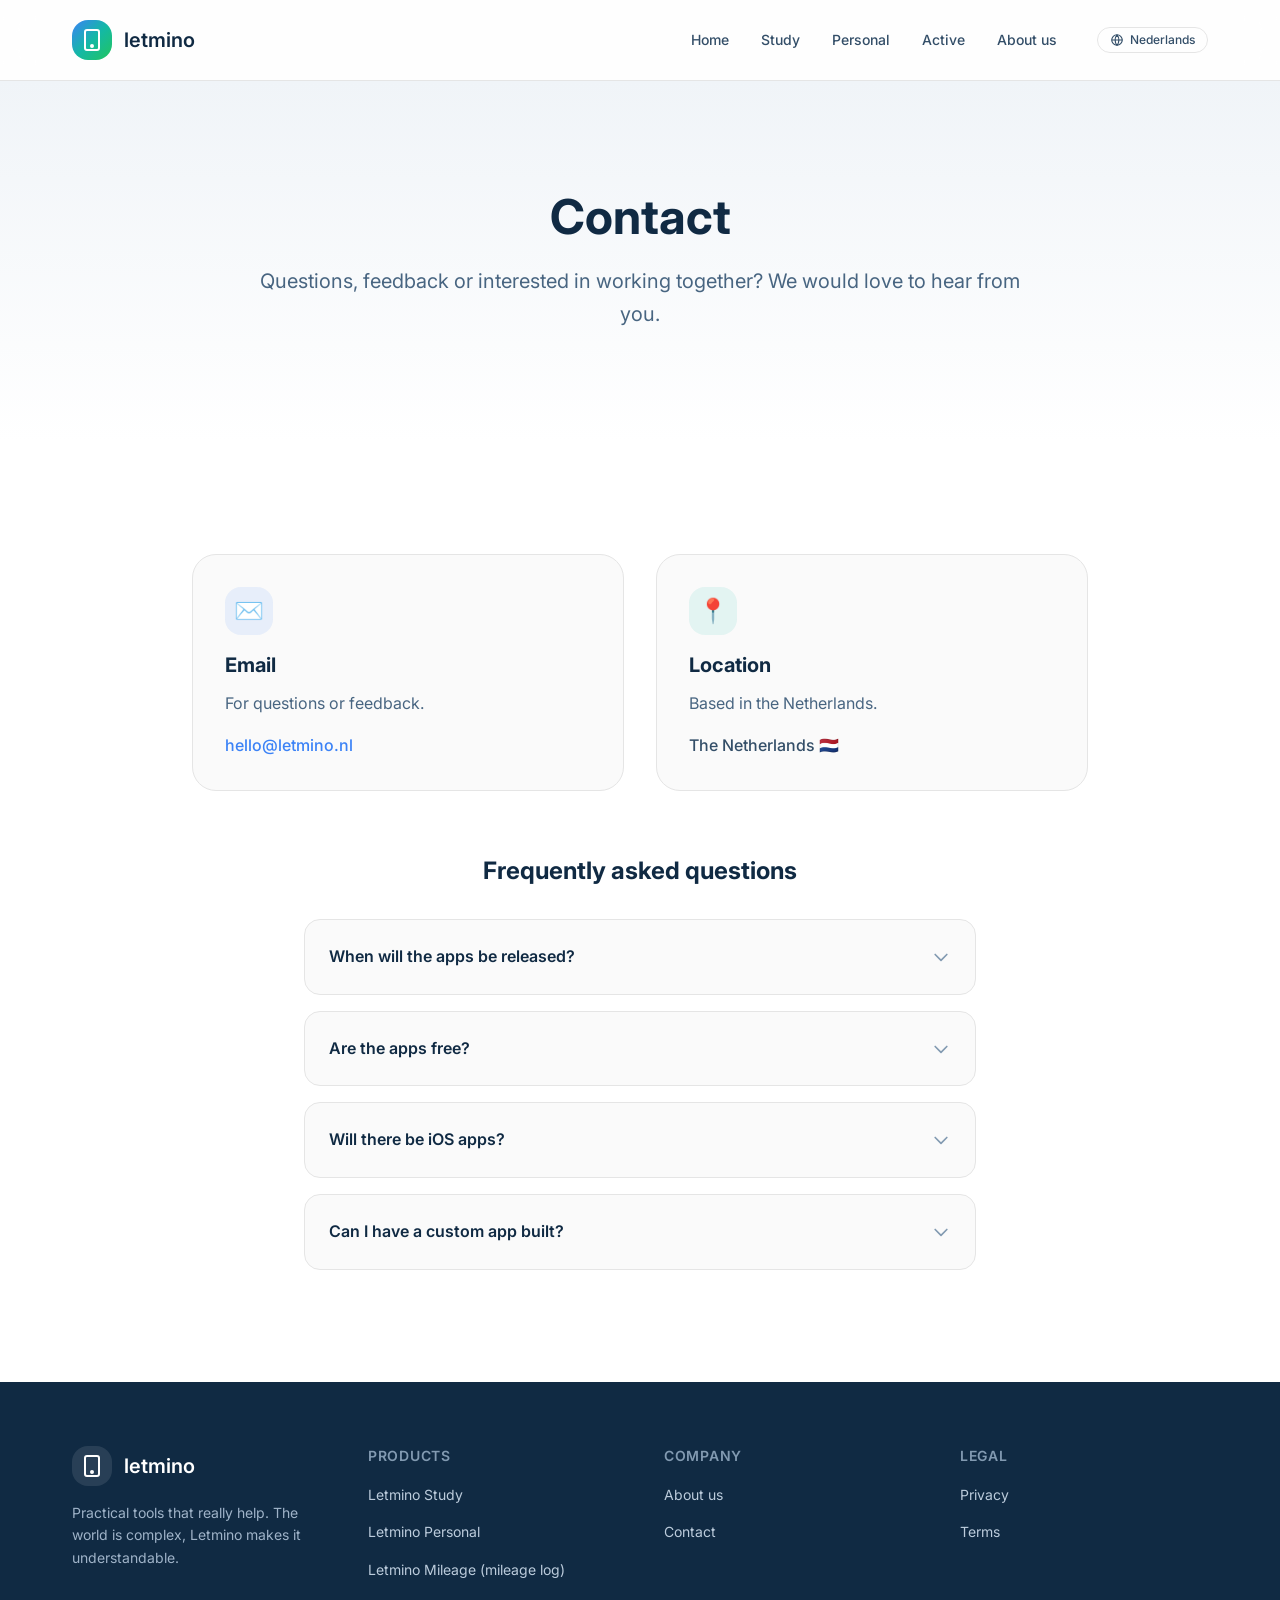
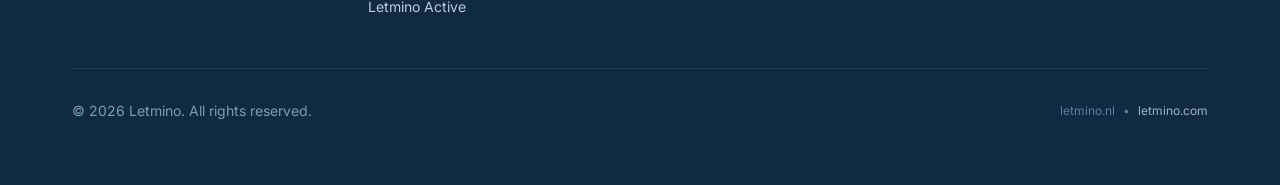
<file: contact/index.html>
<!DOCTYPE html><html lang="en"> <head><meta charset="UTF-8"><meta name="viewport" content="width=device-width, initial-scale=1.0"><link rel="icon" type="image/svg+xml" href="/favicon.svg"><link rel="canonical" href="https://www.letmino.com/contact/"><link rel="sitemap" type="application/xml" href="/sitemap-index.xml"><!-- Google tag (gtag.js) --><script async src="https://www.googletagmanager.com/gtag/js?id=G-MMR7P58PR5"></script><script>
      window.dataLayer = window.dataLayer || [];
      function gtag(){dataLayer.push(arguments);}
      gtag('js', new Date());

      gtag('config', 'G-MMR7P58PR5');
    </script><!-- Taalvarianten: dezelfde pagina op beide domeinen (pad per taal via alternatePaths) --><link rel="alternate" hreflang="nl" href="https://www.letmino.nl/contact/"><link rel="alternate" hreflang="en" href="https://www.letmino.com/contact/"><link rel="alternate" hreflang="x-default" href="https://www.letmino.com/contact/"><!-- Primary Meta Tags --><title>Contact | Letmino</title><meta name="title" content="Contact | Letmino"><meta name="description" content="Get in touch with Letmino. Questions about our apps such as Multiply Master, Ski HUD or FishTrip? Email us, we would love to hear from you."><meta name="robots" content="index, follow, max-image-preview:large"><meta name="theme-color" content="#ffffff"><!-- Open Graph / Facebook --><meta property="og:type" content="website"><meta property="og:site_name" content="Letmino"><meta property="og:locale" content="en_US"><meta property="og:url" content="https://www.letmino.com/contact/"><meta property="og:title" content="Contact | Letmino"><meta property="og:description" content="Get in touch with Letmino. Questions about our apps such as Multiply Master, Ski HUD or FishTrip? Email us, we would love to hear from you."><meta property="og:image" content="https://www.letmino.com/images/og-default-en.png"><!-- Twitter --><meta property="twitter:card" content="summary_large_image"><meta property="twitter:url" content="https://www.letmino.com/contact/"><meta property="twitter:title" content="Contact | Letmino"><meta property="twitter:description" content="Get in touch with Letmino. Questions about our apps such as Multiply Master, Ski HUD or FishTrip? Email us, we would love to hear from you."><meta property="twitter:image" content="https://www.letmino.com/images/og-default-en.png"><!-- Structured data (JSON-LD) --><script type="application/ld+json">{"@context":"https://schema.org","@type":"Organization","@id":"https://www.letmino.com/#organization","name":"Letmino","url":"https://www.letmino.com/","logo":"https://www.letmino.com/favicon.svg","email":"hello@letmino.nl"}</script><script type="application/ld+json">{"@context":"https://schema.org","@type":"WebSite","@id":"https://www.letmino.com/#website","name":"Letmino","url":"https://www.letmino.com/","description":"Letmino builds practical Android apps for learning, sports and productivity: times tables practice, mileage logging, a GPS bike computer and more. Ad-free, privacy-first and without the hassle.","inLanguage":"en","publisher":{"@id":"https://www.letmino.com/#organization"}}</script><script type="application/ld+json">{"@context":"https://schema.org","@type":"FAQPage","mainEntity":[{"@type":"Question","name":"When will the apps be released?","acceptedAnswer":{"@type":"Answer","text":"The first Study apps (Multiply and Divide) are currently in development. We expect to launch them in the Google Play Store in the first half of 2026."}},{"@type":"Question","name":"Are the apps free?","acceptedAnswer":{"@type":"Answer","text":"This depends on the app. We use a fair model and may ask a small one-time payment for a full version. We do not use ads in our apps."}},{"@type":"Question","name":"Will there be iOS apps?","acceptedAnswer":{"@type":"Answer","text":"Technically this is possible. It is not on the roadmap at the moment."}},{"@type":"Question","name":"Can I have a custom app built?","acceptedAnswer":{"@type":"Answer","text":"No, we do not build custom apps on request."}}]}</script><!-- Fonts --><link rel="preconnect" href="https://fonts.googleapis.com"><link rel="preconnect" href="https://fonts.gstatic.com" crossorigin><link href="https://fonts.googleapis.com/css2?family=Inter:wght@400;500;600;700&family=Plus+Jakarta+Sans:wght@500;600;700;800&display=swap" rel="stylesheet"><meta name="generator" content="Astro v5.16.7"><link rel="stylesheet" href="/_astro/about.ETiXebV_.css"></head> <body class="min-h-screen flex flex-col"> <header class="sticky top-0 z-50 bg-white/80 backdrop-blur-lg border-b border-neutral-200"> <div class="container-custom"> <nav class="flex items-center justify-between h-16 md:h-20"> <!-- Logo --> <a href="/" class="flex items-center gap-3 group"> <div class="w-10 h-10 rounded-xl bg-gradient-brand flex items-center justify-center"> <svg viewBox="0 0 24 24" class="w-6 h-6 text-white" fill="none" stroke="currentColor" stroke-width="2"> <rect x="5" y="2" width="14" height="20" rx="2"></rect> <circle cx="12" cy="18" r="1" fill="currentColor"></circle> </svg> </div> <span class="text-xl font-semibold text-navy-900 group-hover:text-accent-blue transition-colors">
letmino
</span> </a> <!-- Desktop Navigation --> <div class="hidden md:flex items-center gap-8"> <a href="/" class="text-sm font-medium transition-colors hover:text-accent-blue text-navy-700"> Home </a><a href="/study" class="text-sm font-medium transition-colors hover:text-accent-blue text-navy-700"> Study </a><a href="/personal" class="text-sm font-medium transition-colors hover:text-accent-blue text-navy-700"> Personal </a><a href="/active" class="text-sm font-medium transition-colors hover:text-accent-blue text-navy-700"> Active </a><a href="/about" class="text-sm font-medium transition-colors hover:text-accent-blue text-navy-700"> About us </a> <a href="https://www.letmino.nl/contact/" hreflang="nl" lang="nl" title="View this page in Dutch on letmino.nl" class="ml-2 inline-flex items-center gap-1.5 rounded-full border border-neutral-200 px-3 py-1 text-xs font-medium text-navy-700 transition-colors hover:border-accent-blue hover:text-accent-blue"> <svg class="h-3.5 w-3.5" viewBox="0 0 24 24" fill="none" stroke="currentColor" stroke-width="2" aria-hidden="true"> <circle cx="12" cy="12" r="9"></circle> <path d="M3 12h18M12 3a14 14 0 0 1 0 18M12 3a14 14 0 0 0 0 18"></path> </svg> Nederlands </a> </div> <!-- Mobile Menu Button --> <button id="mobile-menu-btn" class="md:hidden p-2 rounded-lg hover:bg-neutral-100 transition-colors" aria-label="Open menu"> <svg class="w-6 h-6 text-navy-900" fill="none" stroke="currentColor" viewBox="0 0 24 24"> <path stroke-linecap="round" stroke-linejoin="round" stroke-width="2" d="M4 6h16M4 12h16M4 18h16"></path> </svg> </button> </nav> </div> <!-- Mobile Menu --> <div id="mobile-menu" class="hidden md:hidden border-t border-neutral-200 bg-white"> <div class="container-custom py-4 space-y-2"> <a href="/" class="block px-4 py-2 rounded-lg text-sm font-medium transition-colors hover:bg-neutral-100 text-navy-700"> Home </a><a href="/study" class="block px-4 py-2 rounded-lg text-sm font-medium transition-colors hover:bg-neutral-100 text-navy-700"> Study </a><a href="/personal" class="block px-4 py-2 rounded-lg text-sm font-medium transition-colors hover:bg-neutral-100 text-navy-700"> Personal </a><a href="/active" class="block px-4 py-2 rounded-lg text-sm font-medium transition-colors hover:bg-neutral-100 text-navy-700"> Active </a><a href="/about" class="block px-4 py-2 rounded-lg text-sm font-medium transition-colors hover:bg-neutral-100 text-navy-700"> About us </a> <a href="https://www.letmino.nl/contact/" hreflang="nl" lang="nl" title="View this page in Dutch on letmino.nl" class="block px-4 py-2 rounded-lg text-sm font-medium text-navy-500 transition-colors hover:bg-neutral-100">
🌐 Nederlands </a> </div> </div> </header> <script type="module">const e=document.getElementById("mobile-menu-btn"),n=document.getElementById("mobile-menu");e?.addEventListener("click",()=>{n?.classList.toggle("hidden")});</script> <main class="flex-1">   <section class="py-20 md:py-28 bg-gradient-to-b from-navy-50 to-white"> <div class="container-custom"> <div class="max-w-3xl mx-auto text-center"> <h1 class="text-4xl md:text-5xl font-bold text-navy-900 mb-6"> Contact </h1> <p class="text-xl text-navy-600 leading-relaxed"> Questions, feedback or interested in working together? We would love to hear from you. </p> </div> </div> </section>  <section class="py-20 md:py-28 bg-white"> <div class="container-custom"> <div class="max-w-4xl mx-auto"> <div class="grid md:grid-cols-2 gap-8"> <!-- Email --> <div class="bg-neutral-50 rounded-2xl p-8 border border-neutral-200"> <div class="w-12 h-12 rounded-xl bg-accent-blue/10 flex items-center justify-center text-2xl mb-4">
✉️
</div> <h2 class="text-xl font-bold text-navy-900 mb-3">Email</h2> <p class="text-navy-600 mb-4"> For questions or feedback. </p> <a href="mailto:hello@letmino.nl" class="text-accent-blue font-medium hover:underline"> hello@letmino.nl </a> </div> <!-- Location --> <div class="bg-neutral-50 rounded-2xl p-8 border border-neutral-200"> <div class="w-12 h-12 rounded-xl bg-accent-teal/10 flex items-center justify-center text-2xl mb-4">
📍
</div> <h2 class="text-xl font-bold text-navy-900 mb-3">Location</h2> <p class="text-navy-600 mb-4"> Based in the Netherlands. </p> <span class="text-navy-700 font-medium"> The Netherlands 🇳🇱 </span> </div> </div> <!-- FAQ --> <div class="mt-16"> <h2 class="text-2xl font-bold text-navy-900 mb-8 text-center">Frequently asked questions</h2> <div class="space-y-4 max-w-2xl mx-auto"> <details class="bg-neutral-50 rounded-xl p-6 border border-neutral-200 group"> <summary class="font-semibold text-navy-900 cursor-pointer list-none flex justify-between items-center"> When will the apps be released? <svg class="w-5 h-5 text-navy-400 group-open:rotate-180 transition-transform" fill="none" stroke="currentColor" viewBox="0 0 24 24"> <path stroke-linecap="round" stroke-linejoin="round" stroke-width="2" d="M19 9l-7 7-7-7"></path> </svg> </summary> <p class="mt-4 text-navy-600"> The first Study apps (Multiply and Divide) are currently in development. We expect to launch them in the Google Play Store in the first half of 2026. </p> </details><details class="bg-neutral-50 rounded-xl p-6 border border-neutral-200 group"> <summary class="font-semibold text-navy-900 cursor-pointer list-none flex justify-between items-center"> Are the apps free? <svg class="w-5 h-5 text-navy-400 group-open:rotate-180 transition-transform" fill="none" stroke="currentColor" viewBox="0 0 24 24"> <path stroke-linecap="round" stroke-linejoin="round" stroke-width="2" d="M19 9l-7 7-7-7"></path> </svg> </summary> <p class="mt-4 text-navy-600"> This depends on the app. We use a fair model and may ask a small one-time payment for a full version. We do not use ads in our apps. </p> </details><details class="bg-neutral-50 rounded-xl p-6 border border-neutral-200 group"> <summary class="font-semibold text-navy-900 cursor-pointer list-none flex justify-between items-center"> Will there be iOS apps? <svg class="w-5 h-5 text-navy-400 group-open:rotate-180 transition-transform" fill="none" stroke="currentColor" viewBox="0 0 24 24"> <path stroke-linecap="round" stroke-linejoin="round" stroke-width="2" d="M19 9l-7 7-7-7"></path> </svg> </summary> <p class="mt-4 text-navy-600"> Technically this is possible. It is not on the roadmap at the moment. </p> </details><details class="bg-neutral-50 rounded-xl p-6 border border-neutral-200 group"> <summary class="font-semibold text-navy-900 cursor-pointer list-none flex justify-between items-center"> Can I have a custom app built? <svg class="w-5 h-5 text-navy-400 group-open:rotate-180 transition-transform" fill="none" stroke="currentColor" viewBox="0 0 24 24"> <path stroke-linecap="round" stroke-linejoin="round" stroke-width="2" d="M19 9l-7 7-7-7"></path> </svg> </summary> <p class="mt-4 text-navy-600"> No, we do not build custom apps on request. </p> </details> </div> </div> </div> </div> </section>  </main> <footer class="bg-navy-900 text-white mt-auto"> <div class="container-custom py-16"> <div class="grid grid-cols-1 md:grid-cols-2 lg:grid-cols-4 gap-12"> <!-- Brand --> <div class="lg:col-span-1"> <a href="/" class="flex items-center gap-3 mb-4"> <div class="w-10 h-10 rounded-xl bg-white/10 flex items-center justify-center"> <svg viewBox="0 0 24 24" class="w-6 h-6 text-white" fill="none" stroke="currentColor" stroke-width="2"> <rect x="5" y="2" width="14" height="20" rx="2"></rect> <circle cx="12" cy="18" r="1" fill="currentColor"></circle> </svg> </div> <span class="text-xl font-semibold">letmino</span> </a> <p class="text-navy-300 text-sm leading-relaxed"> Practical tools that really help. The world is complex, Letmino makes it understandable. </p> </div> <!-- Products --> <div> <h3 class="font-semibold text-sm uppercase tracking-wider text-navy-400 mb-4"> Products </h3> <ul class="space-y-3"> <li> <a href="/study" class="text-navy-200 hover:text-white transition-colors text-sm"> Letmino Study </a> </li><li> <a href="/personal" class="text-navy-200 hover:text-white transition-colors text-sm"> Letmino Personal </a> </li><li> <a href="/personal/mileage/" class="text-navy-200 hover:text-white transition-colors text-sm"> Letmino Mileage (mileage log) </a> </li><li> <a href="/active" class="text-navy-200 hover:text-white transition-colors text-sm"> Letmino Active </a> </li> </ul> </div> <!-- Company --> <div> <h3 class="font-semibold text-sm uppercase tracking-wider text-navy-400 mb-4"> Company </h3> <ul class="space-y-3"> <li> <a href="/about" class="text-navy-200 hover:text-white transition-colors text-sm"> About us </a> </li><li> <a href="/contact" class="text-navy-200 hover:text-white transition-colors text-sm"> Contact </a> </li> </ul> </div> <!-- Legal --> <div> <h3 class="font-semibold text-sm uppercase tracking-wider text-navy-400 mb-4"> Legal </h3> <ul class="space-y-3"> <li> <a href="/privacy" class="text-navy-200 hover:text-white transition-colors text-sm"> Privacy </a> </li><li> <a href="/terms" class="text-navy-200 hover:text-white transition-colors text-sm"> Terms </a> </li> </ul> </div> </div> <!-- Bottom Bar --> <div class="mt-12 pt-8 border-t border-navy-800 flex flex-col md:flex-row justify-between items-center gap-4"> <p class="text-navy-400 text-sm">
© 2026 Letmino. All rights reserved. </p> <div class="flex items-center gap-2 text-navy-500 text-xs"> <a href="https://www.letmino.nl/contact/" hreflang="nl" lang="nl" class="transition-colors hover:text-white "> letmino.nl </a> <span aria-hidden="true">•</span><a href="/" hreflang="en" lang="en" aria-current="true" class="transition-colors hover:text-white text-navy-300"> letmino.com </a>  </div> </div> </div> </footer> </body></html>
</file>
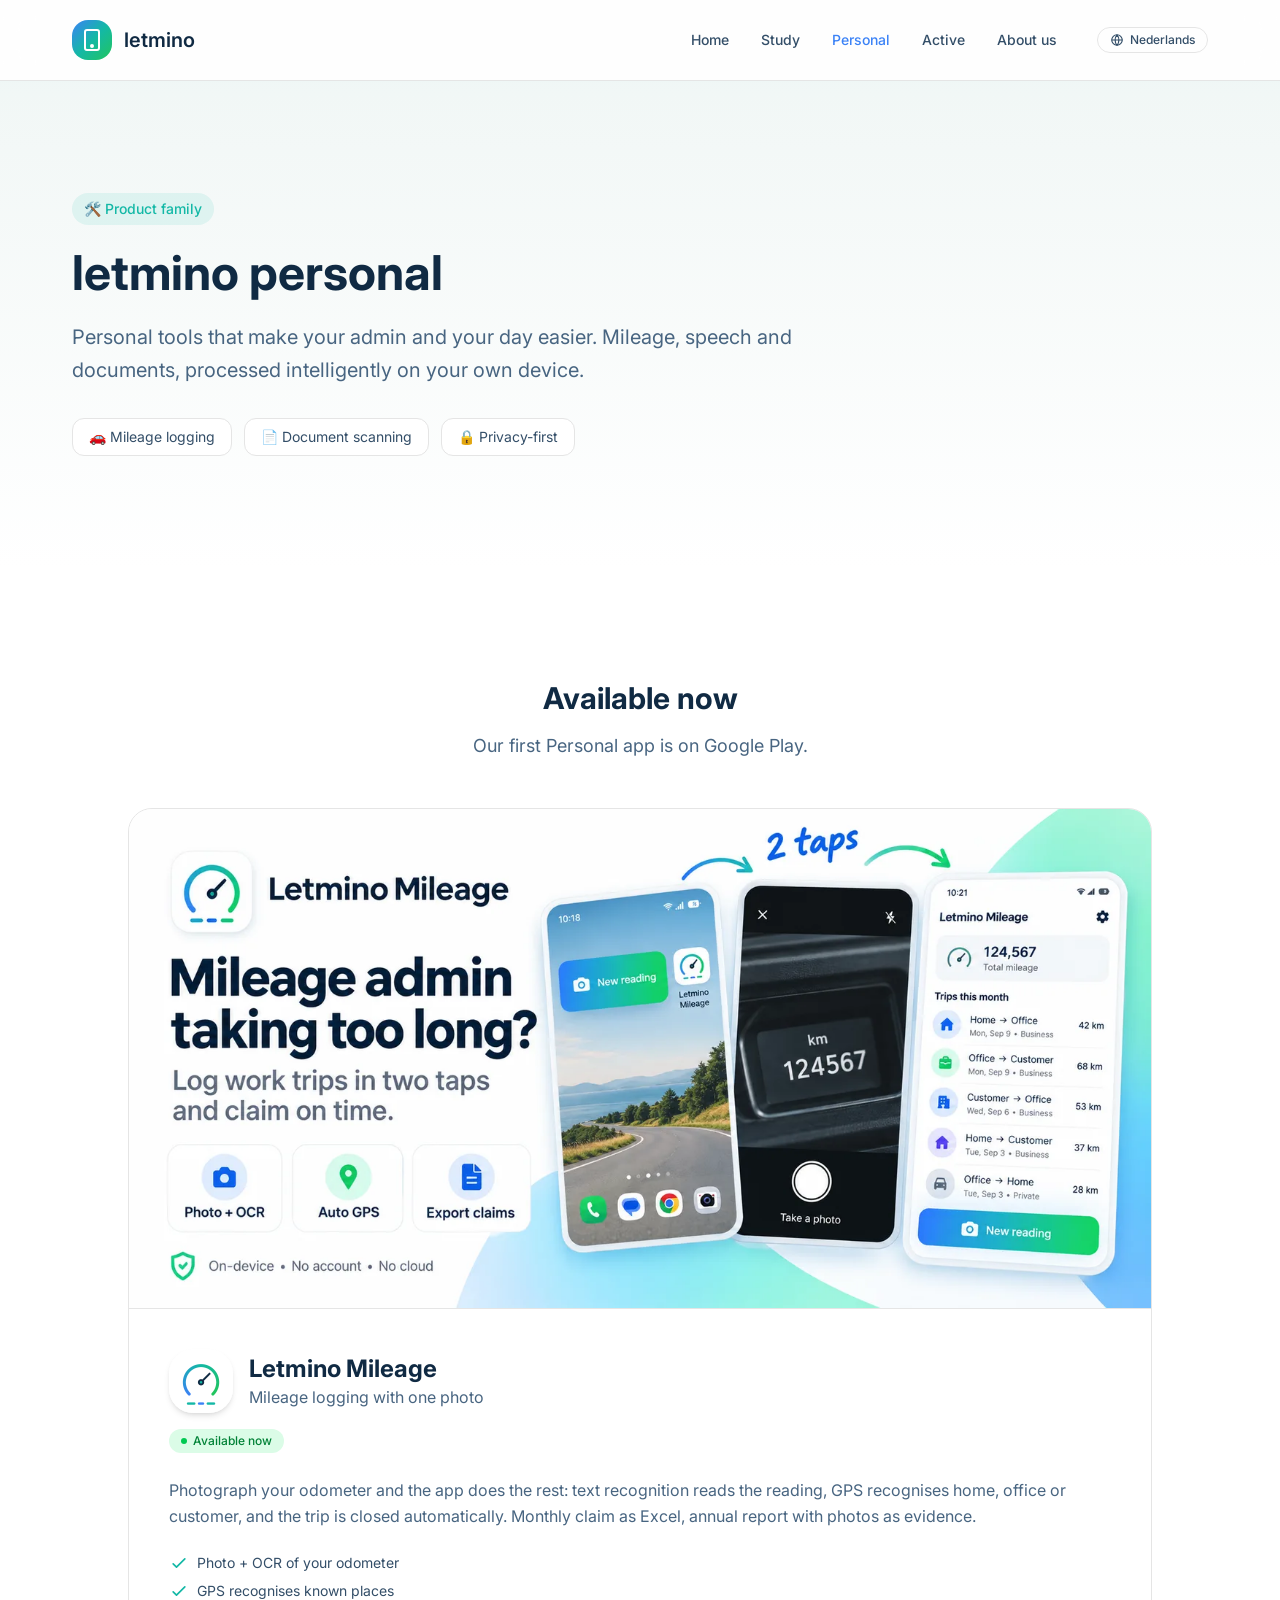
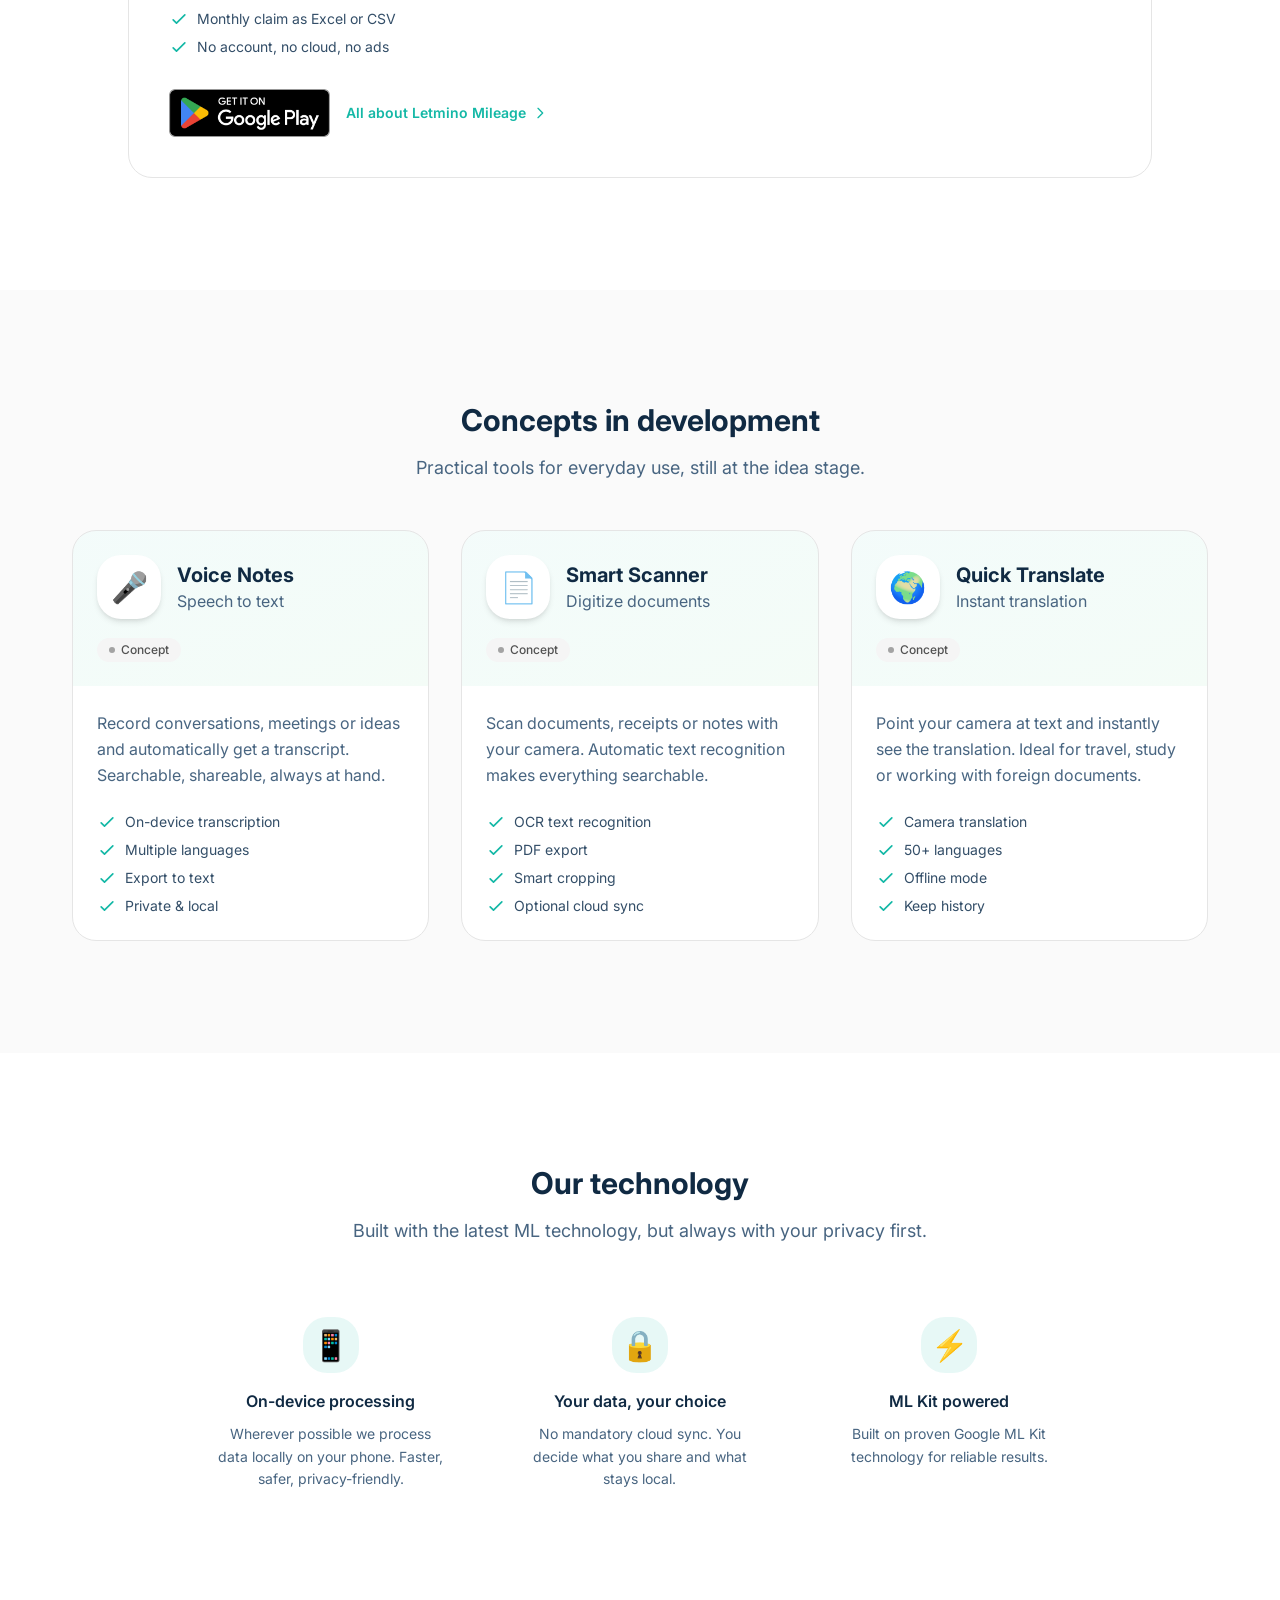
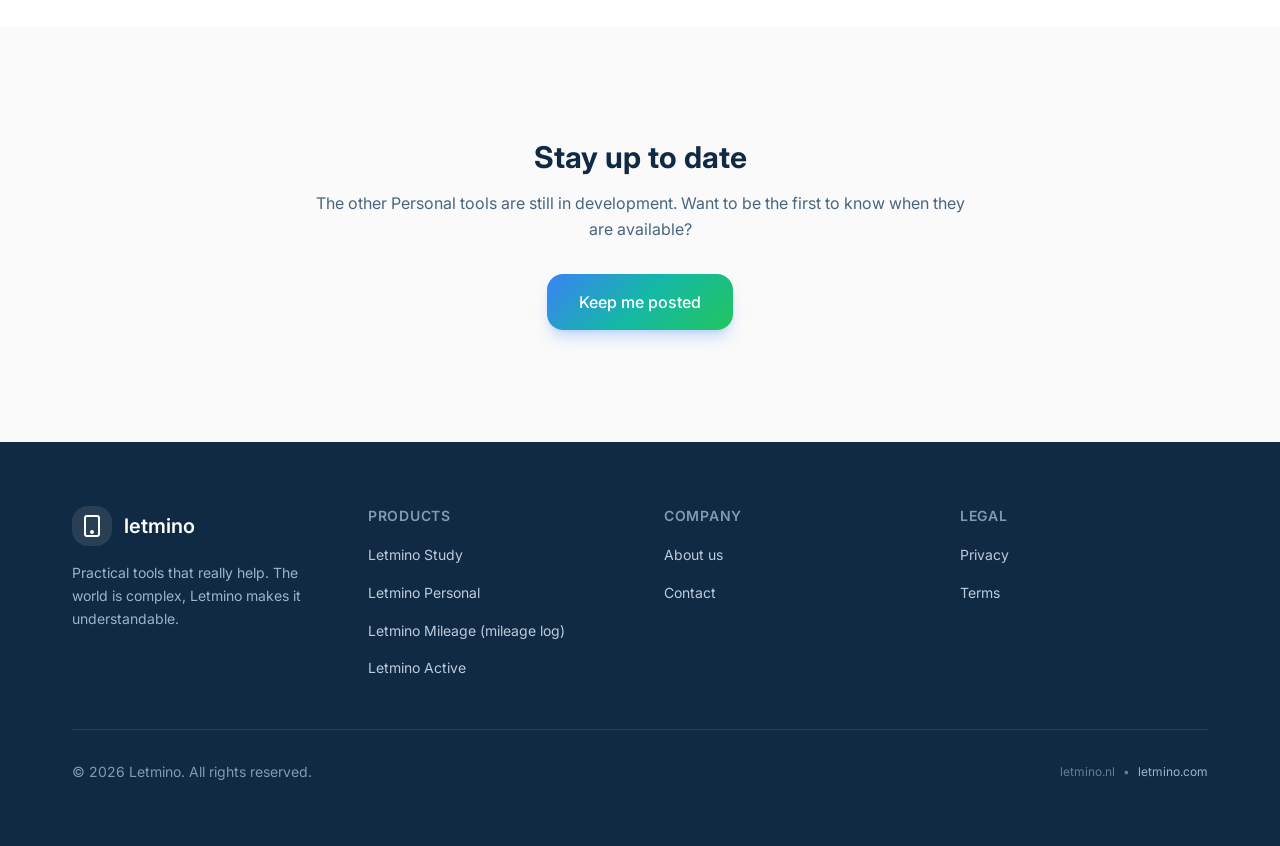
<file: personal/index.html>
<!DOCTYPE html><html lang="en"> <head><meta charset="UTF-8"><meta name="viewport" content="width=device-width, initial-scale=1.0"><link rel="icon" type="image/svg+xml" href="/favicon.svg"><link rel="canonical" href="https://www.letmino.com/personal/"><link rel="sitemap" type="application/xml" href="/sitemap-index.xml"><!-- Google tag (gtag.js) --><script async src="https://www.googletagmanager.com/gtag/js?id=G-MMR7P58PR5"></script><script>
      window.dataLayer = window.dataLayer || [];
      function gtag(){dataLayer.push(arguments);}
      gtag('js', new Date());

      gtag('config', 'G-MMR7P58PR5');
    </script><!-- Taalvarianten: dezelfde pagina op beide domeinen (pad per taal via alternatePaths) --><link rel="alternate" hreflang="nl" href="https://www.letmino.nl/personal/"><link rel="alternate" hreflang="en" href="https://www.letmino.com/personal/"><link rel="alternate" hreflang="x-default" href="https://www.letmino.com/personal/"><!-- Primary Meta Tags --><title>Personal: mileage log app and productivity tools | Letmino</title><meta name="title" content="Personal: mileage log app and productivity tools | Letmino"><meta name="description" content="Letmino Personal: Letmino Mileage logs business trips with one photo of your odometer (OCR, GPS, Excel claim export). Plus tools for speech and documents."><meta name="robots" content="index, follow, max-image-preview:large"><meta name="theme-color" content="#ffffff"><!-- Open Graph / Facebook --><meta property="og:type" content="website"><meta property="og:site_name" content="Letmino"><meta property="og:locale" content="en_US"><meta property="og:url" content="https://www.letmino.com/personal/"><meta property="og:title" content="Personal: mileage log app and productivity tools | Letmino"><meta property="og:description" content="Letmino Personal: Letmino Mileage logs business trips with one photo of your odometer (OCR, GPS, Excel claim export). Plus tools for speech and documents."><meta property="og:image" content="https://www.letmino.com/images/og-mileage-en.jpg"><!-- Twitter --><meta property="twitter:card" content="summary_large_image"><meta property="twitter:url" content="https://www.letmino.com/personal/"><meta property="twitter:title" content="Personal: mileage log app and productivity tools | Letmino"><meta property="twitter:description" content="Letmino Personal: Letmino Mileage logs business trips with one photo of your odometer (OCR, GPS, Excel claim export). Plus tools for speech and documents."><meta property="twitter:image" content="https://www.letmino.com/images/og-mileage-en.jpg"><!-- Structured data (JSON-LD) --><script type="application/ld+json">{"@context":"https://schema.org","@type":"Organization","@id":"https://www.letmino.com/#organization","name":"Letmino","url":"https://www.letmino.com/","logo":"https://www.letmino.com/favicon.svg","email":"hello@letmino.nl"}</script><script type="application/ld+json">{"@context":"https://schema.org","@type":"WebSite","@id":"https://www.letmino.com/#website","name":"Letmino","url":"https://www.letmino.com/","description":"Letmino builds practical Android apps for learning, sports and productivity: times tables practice, mileage logging, a GPS bike computer and more. Ad-free, privacy-first and without the hassle.","inLanguage":"en","publisher":{"@id":"https://www.letmino.com/#organization"}}</script><script type="application/ld+json">{"@context":"https://schema.org","@type":"SoftwareApplication","@id":"https://www.letmino.com/personal/mileage/#app","name":"Letmino Mileage","alternateName":"Letmino KM","url":"https://www.letmino.com/personal/mileage/","image":"https://www.letmino.com/images/mileage_icon.png","screenshot":"https://www.letmino.com/images/mileage-feature-en.webp","description":"Mileage logging in two taps: photo of your odometer, OCR reads the reading, GPS recognises the place. Monthly claim as Excel. No account, no cloud.","applicationCategory":"BusinessApplication","applicationSubCategory":"Mileage log / trip log","operatingSystem":"Android","installUrl":"https://play.google.com/store/apps/details?id=com.letmino.mileage","downloadUrl":"https://play.google.com/store/apps/details?id=com.letmino.mileage","inLanguage":["nl","en"],"featureList":["Photograph the odometer with automatic on-device text recognition (OCR)","GPS recognition of known places: home, office, customers","Automatic trip closing with distance, addresses and description","Export monthly claim as Excel or CSV","Rate per kilometre or mile with a start date","Annual report with completeness check and photos as evidence","Local storage without account or cloud, backup as zip"],"publisher":{"@id":"https://www.letmino.com/#organization"},"author":{"@id":"https://www.letmino.com/#organization"}}</script><!-- Fonts --><link rel="preconnect" href="https://fonts.googleapis.com"><link rel="preconnect" href="https://fonts.gstatic.com" crossorigin><link href="https://fonts.googleapis.com/css2?family=Inter:wght@400;500;600;700&family=Plus+Jakarta+Sans:wght@500;600;700;800&display=swap" rel="stylesheet"><meta name="generator" content="Astro v5.16.7"><link rel="stylesheet" href="/_astro/about.ETiXebV_.css"></head> <body class="min-h-screen flex flex-col"> <header class="sticky top-0 z-50 bg-white/80 backdrop-blur-lg border-b border-neutral-200"> <div class="container-custom"> <nav class="flex items-center justify-between h-16 md:h-20"> <!-- Logo --> <a href="/" class="flex items-center gap-3 group"> <div class="w-10 h-10 rounded-xl bg-gradient-brand flex items-center justify-center"> <svg viewBox="0 0 24 24" class="w-6 h-6 text-white" fill="none" stroke="currentColor" stroke-width="2"> <rect x="5" y="2" width="14" height="20" rx="2"></rect> <circle cx="12" cy="18" r="1" fill="currentColor"></circle> </svg> </div> <span class="text-xl font-semibold text-navy-900 group-hover:text-accent-blue transition-colors">
letmino
</span> </a> <!-- Desktop Navigation --> <div class="hidden md:flex items-center gap-8"> <a href="/" class="text-sm font-medium transition-colors hover:text-accent-blue text-navy-700"> Home </a><a href="/study" class="text-sm font-medium transition-colors hover:text-accent-blue text-navy-700"> Study </a><a href="/personal" class="text-sm font-medium transition-colors hover:text-accent-blue text-accent-blue"> Personal </a><a href="/active" class="text-sm font-medium transition-colors hover:text-accent-blue text-navy-700"> Active </a><a href="/about" class="text-sm font-medium transition-colors hover:text-accent-blue text-navy-700"> About us </a> <a href="https://www.letmino.nl/personal/" hreflang="nl" lang="nl" title="View this page in Dutch on letmino.nl" class="ml-2 inline-flex items-center gap-1.5 rounded-full border border-neutral-200 px-3 py-1 text-xs font-medium text-navy-700 transition-colors hover:border-accent-blue hover:text-accent-blue"> <svg class="h-3.5 w-3.5" viewBox="0 0 24 24" fill="none" stroke="currentColor" stroke-width="2" aria-hidden="true"> <circle cx="12" cy="12" r="9"></circle> <path d="M3 12h18M12 3a14 14 0 0 1 0 18M12 3a14 14 0 0 0 0 18"></path> </svg> Nederlands </a> </div> <!-- Mobile Menu Button --> <button id="mobile-menu-btn" class="md:hidden p-2 rounded-lg hover:bg-neutral-100 transition-colors" aria-label="Open menu"> <svg class="w-6 h-6 text-navy-900" fill="none" stroke="currentColor" viewBox="0 0 24 24"> <path stroke-linecap="round" stroke-linejoin="round" stroke-width="2" d="M4 6h16M4 12h16M4 18h16"></path> </svg> </button> </nav> </div> <!-- Mobile Menu --> <div id="mobile-menu" class="hidden md:hidden border-t border-neutral-200 bg-white"> <div class="container-custom py-4 space-y-2"> <a href="/" class="block px-4 py-2 rounded-lg text-sm font-medium transition-colors hover:bg-neutral-100 text-navy-700"> Home </a><a href="/study" class="block px-4 py-2 rounded-lg text-sm font-medium transition-colors hover:bg-neutral-100 text-navy-700"> Study </a><a href="/personal" class="block px-4 py-2 rounded-lg text-sm font-medium transition-colors hover:bg-neutral-100 text-accent-blue bg-accent-blue/5"> Personal </a><a href="/active" class="block px-4 py-2 rounded-lg text-sm font-medium transition-colors hover:bg-neutral-100 text-navy-700"> Active </a><a href="/about" class="block px-4 py-2 rounded-lg text-sm font-medium transition-colors hover:bg-neutral-100 text-navy-700"> About us </a> <a href="https://www.letmino.nl/personal/" hreflang="nl" lang="nl" title="View this page in Dutch on letmino.nl" class="block px-4 py-2 rounded-lg text-sm font-medium text-navy-500 transition-colors hover:bg-neutral-100">
🌐 Nederlands </a> </div> </div> </header> <script type="module">const e=document.getElementById("mobile-menu-btn"),n=document.getElementById("mobile-menu");e?.addEventListener("click",()=>{n?.classList.toggle("hidden")});</script> <main class="flex-1">   <section class="relative bg-gradient-to-b from-accent-teal/5 to-white py-20 md:py-28"> <div class="container-custom"> <div class="max-w-3xl"> <div class="inline-flex items-center gap-2 px-3 py-1.5 rounded-full bg-accent-teal/10 text-accent-teal text-sm font-medium mb-6">
🛠️ Product family </div> <h1 class="text-4xl md:text-5xl font-bold text-navy-900 mb-6"> letmino personal </h1> <p class="text-xl text-navy-600 mb-8 leading-relaxed"> Personal tools that make your admin and your day easier. Mileage, speech and documents, processed intelligently on your own device. </p> <div class="flex flex-wrap gap-3"> <span class="px-4 py-2 rounded-lg bg-white border border-neutral-200 text-sm text-navy-700"> 🚗 Mileage logging </span><span class="px-4 py-2 rounded-lg bg-white border border-neutral-200 text-sm text-navy-700"> 📄 Document scanning </span><span class="px-4 py-2 rounded-lg bg-white border border-neutral-200 text-sm text-navy-700"> 🔒 Privacy-first </span> </div> </div> </div> </section>  <section class="py-20 md:py-28 bg-white"> <div class="container-custom"> <div class="text-center mb-12"> <h2 class="text-3xl font-bold text-navy-900 mb-4">Available now</h2> <p class="text-lg text-navy-600">Our first Personal app is on Google Play.</p> </div> <article class="max-w-5xl mx-auto bg-white rounded-3xl border border-neutral-200 overflow-hidden card-hover"> <!-- Afbeelding (volledige functieafbeelding, niet bijgesneden) --> <a href="/personal/mileage/" class="block border-b border-neutral-200"> <img src="/images/mileage-feature-en.webp" alt="Letmino Mileage: the widget, a photo of the odometer and the monthly overview with trips" width="1400" height="684" loading="lazy" class="w-full h-auto"> </a> <div> <!-- Inhoud --> <div class="p-8 md:p-10 flex flex-col"> <div class="flex items-center gap-4 mb-4"> <div class="w-16 h-16 flex-shrink-0 rounded-2xl bg-white shadow-md overflow-hidden"> <img src="/images/mileage_icon.png" alt="Letmino Mileage logo" width="64" height="64" class="w-full h-full object-cover"> </div> <div> <h3 class="text-2xl font-bold text-navy-900"> <a href="/personal/mileage/" class="hover:text-accent-teal transition-colors">Letmino Mileage</a> </h3> <p class="text-navy-600">Mileage logging with one photo</p> </div> </div> <span class="inline-flex self-start items-center gap-1.5 px-3 py-1 rounded-full text-xs font-medium bg-green-100 text-green-700 mb-6"> <span class="w-1.5 h-1.5 rounded-full bg-green-500"></span> Available now </span> <p class="text-navy-600 mb-6 leading-relaxed"> Photograph your odometer and the app does the rest: text recognition reads the reading, GPS recognises home, office or customer, and the trip is closed automatically. Monthly claim as Excel, annual report with photos as evidence. </p> <ul class="space-y-2 mb-8"> <li class="flex items-center gap-2 text-sm text-navy-700"> <svg class="w-5 h-5 text-accent-teal flex-shrink-0" fill="none" stroke="currentColor" viewBox="0 0 24 24"> <path stroke-linecap="round" stroke-linejoin="round" stroke-width="2" d="M5 13l4 4L19 7"></path> </svg> Photo + OCR of your odometer </li><li class="flex items-center gap-2 text-sm text-navy-700"> <svg class="w-5 h-5 text-accent-teal flex-shrink-0" fill="none" stroke="currentColor" viewBox="0 0 24 24"> <path stroke-linecap="round" stroke-linejoin="round" stroke-width="2" d="M5 13l4 4L19 7"></path> </svg> GPS recognises known places </li><li class="flex items-center gap-2 text-sm text-navy-700"> <svg class="w-5 h-5 text-accent-teal flex-shrink-0" fill="none" stroke="currentColor" viewBox="0 0 24 24"> <path stroke-linecap="round" stroke-linejoin="round" stroke-width="2" d="M5 13l4 4L19 7"></path> </svg> Monthly claim as Excel or CSV </li><li class="flex items-center gap-2 text-sm text-navy-700"> <svg class="w-5 h-5 text-accent-teal flex-shrink-0" fill="none" stroke="currentColor" viewBox="0 0 24 24"> <path stroke-linecap="round" stroke-linejoin="round" stroke-width="2" d="M5 13l4 4L19 7"></path> </svg> No account, no cloud, no ads </li> </ul> <div class="mt-auto flex flex-col sm:flex-row sm:items-center gap-4"> <a href="https://play.google.com/store/apps/details?id=com.letmino.mileage" target="_blank" rel="noopener noreferrer" class="inline-block"> <img src="/images/google-play-badge-en.png" alt="Get it on Google Play" class="h-12 w-auto hover:scale-105 transition-transform"> </a> <a href="/personal/mileage/" class="inline-flex items-center gap-1.5 text-sm font-semibold text-accent-teal hover:text-navy-900 transition-colors"> All about Letmino Mileage <svg class="w-4 h-4" fill="none" stroke="currentColor" viewBox="0 0 24 24"> <path stroke-linecap="round" stroke-linejoin="round" stroke-width="2" d="M9 5l7 7-7 7"></path> </svg> </a> </div> </div> </div> </article> </div> </section>  <section class="py-20 md:py-28 bg-neutral-50"> <div class="container-custom"> <div class="text-center mb-12"> <h2 class="text-3xl font-bold text-navy-900 mb-4">Concepts in development</h2> <p class="text-lg text-navy-600">Practical tools for everyday use, still at the idea stage.</p> </div> <div class="grid lg:grid-cols-3 gap-8"> <div class="bg-white rounded-2xl border border-neutral-200 overflow-hidden card-hover"> <!-- Tool Header --> <div class="p-6 bg-gradient-to-br from-accent-teal/5 to-accent-green/5"> <div class="flex items-center gap-4 mb-4"> <div class="w-16 h-16 rounded-2xl bg-white shadow-md flex items-center justify-center text-3xl"> 🎤 </div> <div> <h3 class="text-xl font-bold text-navy-900">Voice Notes</h3> <p class="text-navy-600">Speech to text</p> </div> </div> <span class="inline-flex items-center gap-1.5 px-3 py-1 rounded-full text-xs font-medium bg-neutral-100 text-neutral-600"> <span class="w-1.5 h-1.5 rounded-full bg-neutral-400"></span> Concept </span> </div> <!-- Tool Content --> <div class="p-6"> <p class="text-navy-600 mb-6 leading-relaxed"> Record conversations, meetings or ideas and automatically get a transcript. Searchable, shareable, always at hand. </p> <ul class="space-y-2"> <li class="flex items-center gap-2 text-sm text-navy-700"> <svg class="w-5 h-5 text-accent-teal flex-shrink-0" fill="none" stroke="currentColor" viewBox="0 0 24 24"> <path stroke-linecap="round" stroke-linejoin="round" stroke-width="2" d="M5 13l4 4L19 7"></path> </svg> On-device transcription </li><li class="flex items-center gap-2 text-sm text-navy-700"> <svg class="w-5 h-5 text-accent-teal flex-shrink-0" fill="none" stroke="currentColor" viewBox="0 0 24 24"> <path stroke-linecap="round" stroke-linejoin="round" stroke-width="2" d="M5 13l4 4L19 7"></path> </svg> Multiple languages </li><li class="flex items-center gap-2 text-sm text-navy-700"> <svg class="w-5 h-5 text-accent-teal flex-shrink-0" fill="none" stroke="currentColor" viewBox="0 0 24 24"> <path stroke-linecap="round" stroke-linejoin="round" stroke-width="2" d="M5 13l4 4L19 7"></path> </svg> Export to text </li><li class="flex items-center gap-2 text-sm text-navy-700"> <svg class="w-5 h-5 text-accent-teal flex-shrink-0" fill="none" stroke="currentColor" viewBox="0 0 24 24"> <path stroke-linecap="round" stroke-linejoin="round" stroke-width="2" d="M5 13l4 4L19 7"></path> </svg> Private &amp; local </li> </ul> </div> </div><div class="bg-white rounded-2xl border border-neutral-200 overflow-hidden card-hover"> <!-- Tool Header --> <div class="p-6 bg-gradient-to-br from-accent-teal/5 to-accent-green/5"> <div class="flex items-center gap-4 mb-4"> <div class="w-16 h-16 rounded-2xl bg-white shadow-md flex items-center justify-center text-3xl"> 📄 </div> <div> <h3 class="text-xl font-bold text-navy-900">Smart Scanner</h3> <p class="text-navy-600">Digitize documents</p> </div> </div> <span class="inline-flex items-center gap-1.5 px-3 py-1 rounded-full text-xs font-medium bg-neutral-100 text-neutral-600"> <span class="w-1.5 h-1.5 rounded-full bg-neutral-400"></span> Concept </span> </div> <!-- Tool Content --> <div class="p-6"> <p class="text-navy-600 mb-6 leading-relaxed"> Scan documents, receipts or notes with your camera. Automatic text recognition makes everything searchable. </p> <ul class="space-y-2"> <li class="flex items-center gap-2 text-sm text-navy-700"> <svg class="w-5 h-5 text-accent-teal flex-shrink-0" fill="none" stroke="currentColor" viewBox="0 0 24 24"> <path stroke-linecap="round" stroke-linejoin="round" stroke-width="2" d="M5 13l4 4L19 7"></path> </svg> OCR text recognition </li><li class="flex items-center gap-2 text-sm text-navy-700"> <svg class="w-5 h-5 text-accent-teal flex-shrink-0" fill="none" stroke="currentColor" viewBox="0 0 24 24"> <path stroke-linecap="round" stroke-linejoin="round" stroke-width="2" d="M5 13l4 4L19 7"></path> </svg> PDF export </li><li class="flex items-center gap-2 text-sm text-navy-700"> <svg class="w-5 h-5 text-accent-teal flex-shrink-0" fill="none" stroke="currentColor" viewBox="0 0 24 24"> <path stroke-linecap="round" stroke-linejoin="round" stroke-width="2" d="M5 13l4 4L19 7"></path> </svg> Smart cropping </li><li class="flex items-center gap-2 text-sm text-navy-700"> <svg class="w-5 h-5 text-accent-teal flex-shrink-0" fill="none" stroke="currentColor" viewBox="0 0 24 24"> <path stroke-linecap="round" stroke-linejoin="round" stroke-width="2" d="M5 13l4 4L19 7"></path> </svg> Optional cloud sync </li> </ul> </div> </div><div class="bg-white rounded-2xl border border-neutral-200 overflow-hidden card-hover"> <!-- Tool Header --> <div class="p-6 bg-gradient-to-br from-accent-teal/5 to-accent-green/5"> <div class="flex items-center gap-4 mb-4"> <div class="w-16 h-16 rounded-2xl bg-white shadow-md flex items-center justify-center text-3xl"> 🌍 </div> <div> <h3 class="text-xl font-bold text-navy-900">Quick Translate</h3> <p class="text-navy-600">Instant translation</p> </div> </div> <span class="inline-flex items-center gap-1.5 px-3 py-1 rounded-full text-xs font-medium bg-neutral-100 text-neutral-600"> <span class="w-1.5 h-1.5 rounded-full bg-neutral-400"></span> Concept </span> </div> <!-- Tool Content --> <div class="p-6"> <p class="text-navy-600 mb-6 leading-relaxed"> Point your camera at text and instantly see the translation. Ideal for travel, study or working with foreign documents. </p> <ul class="space-y-2"> <li class="flex items-center gap-2 text-sm text-navy-700"> <svg class="w-5 h-5 text-accent-teal flex-shrink-0" fill="none" stroke="currentColor" viewBox="0 0 24 24"> <path stroke-linecap="round" stroke-linejoin="round" stroke-width="2" d="M5 13l4 4L19 7"></path> </svg> Camera translation </li><li class="flex items-center gap-2 text-sm text-navy-700"> <svg class="w-5 h-5 text-accent-teal flex-shrink-0" fill="none" stroke="currentColor" viewBox="0 0 24 24"> <path stroke-linecap="round" stroke-linejoin="round" stroke-width="2" d="M5 13l4 4L19 7"></path> </svg> 50+ languages </li><li class="flex items-center gap-2 text-sm text-navy-700"> <svg class="w-5 h-5 text-accent-teal flex-shrink-0" fill="none" stroke="currentColor" viewBox="0 0 24 24"> <path stroke-linecap="round" stroke-linejoin="round" stroke-width="2" d="M5 13l4 4L19 7"></path> </svg> Offline mode </li><li class="flex items-center gap-2 text-sm text-navy-700"> <svg class="w-5 h-5 text-accent-teal flex-shrink-0" fill="none" stroke="currentColor" viewBox="0 0 24 24"> <path stroke-linecap="round" stroke-linejoin="round" stroke-width="2" d="M5 13l4 4L19 7"></path> </svg> Keep history </li> </ul> </div> </div> </div> </div> </section>  <section class="py-20 md:py-28 bg-white"> <div class="container-custom"> <div class="text-center mb-12"> <h2 class="text-3xl font-bold text-navy-900 mb-4">Our technology</h2> <p class="text-lg text-navy-600 max-w-2xl mx-auto"> Built with the latest ML technology, but always with your privacy first. </p> </div> <div class="grid md:grid-cols-3 gap-8 max-w-4xl mx-auto"> <div class="text-center p-6"> <div class="w-14 h-14 mx-auto mb-4 rounded-2xl bg-accent-teal/10 flex items-center justify-center"> <span class="text-3xl">📱</span> </div> <h3 class="font-semibold text-navy-900 mb-2">On-device processing</h3> <p class="text-sm text-navy-600 leading-relaxed">Wherever possible we process data locally on your phone. Faster, safer, privacy-friendly.</p> </div><div class="text-center p-6"> <div class="w-14 h-14 mx-auto mb-4 rounded-2xl bg-accent-teal/10 flex items-center justify-center"> <span class="text-3xl">🔒</span> </div> <h3 class="font-semibold text-navy-900 mb-2">Your data, your choice</h3> <p class="text-sm text-navy-600 leading-relaxed">No mandatory cloud sync. You decide what you share and what stays local.</p> </div><div class="text-center p-6"> <div class="w-14 h-14 mx-auto mb-4 rounded-2xl bg-accent-teal/10 flex items-center justify-center"> <span class="text-3xl">⚡</span> </div> <h3 class="font-semibold text-navy-900 mb-2">ML Kit powered</h3> <p class="text-sm text-navy-600 leading-relaxed">Built on proven Google ML Kit technology for reliable results.</p> </div> </div> </div> </section>  <section class="py-20 md:py-28 bg-neutral-50"> <div class="container-custom"> <div class="max-w-2xl mx-auto text-center"> <h2 class="text-2xl md:text-3xl font-bold text-navy-900 mb-4"> Stay up to date </h2> <p class="text-navy-600 mb-8"> The other Personal tools are still in development. Want to be the first to know when they are available? </p> <a href="/contact" class="inline-flex items-center justify-center font-medium rounded-xl transition-all duration-200 focus:outline-none focus:ring-2 focus:ring-offset-2 bg-gradient-brand text-white hover:opacity-90 focus:ring-accent-blue shadow-lg shadow-accent-blue/25 px-8 py-4 text-base gap-2 ">Keep me posted</a> </div> </div> </section>  </main> <footer class="bg-navy-900 text-white mt-auto"> <div class="container-custom py-16"> <div class="grid grid-cols-1 md:grid-cols-2 lg:grid-cols-4 gap-12"> <!-- Brand --> <div class="lg:col-span-1"> <a href="/" class="flex items-center gap-3 mb-4"> <div class="w-10 h-10 rounded-xl bg-white/10 flex items-center justify-center"> <svg viewBox="0 0 24 24" class="w-6 h-6 text-white" fill="none" stroke="currentColor" stroke-width="2"> <rect x="5" y="2" width="14" height="20" rx="2"></rect> <circle cx="12" cy="18" r="1" fill="currentColor"></circle> </svg> </div> <span class="text-xl font-semibold">letmino</span> </a> <p class="text-navy-300 text-sm leading-relaxed"> Practical tools that really help. The world is complex, Letmino makes it understandable. </p> </div> <!-- Products --> <div> <h3 class="font-semibold text-sm uppercase tracking-wider text-navy-400 mb-4"> Products </h3> <ul class="space-y-3"> <li> <a href="/study" class="text-navy-200 hover:text-white transition-colors text-sm"> Letmino Study </a> </li><li> <a href="/personal" class="text-navy-200 hover:text-white transition-colors text-sm"> Letmino Personal </a> </li><li> <a href="/personal/mileage/" class="text-navy-200 hover:text-white transition-colors text-sm"> Letmino Mileage (mileage log) </a> </li><li> <a href="/active" class="text-navy-200 hover:text-white transition-colors text-sm"> Letmino Active </a> </li> </ul> </div> <!-- Company --> <div> <h3 class="font-semibold text-sm uppercase tracking-wider text-navy-400 mb-4"> Company </h3> <ul class="space-y-3"> <li> <a href="/about" class="text-navy-200 hover:text-white transition-colors text-sm"> About us </a> </li><li> <a href="/contact" class="text-navy-200 hover:text-white transition-colors text-sm"> Contact </a> </li> </ul> </div> <!-- Legal --> <div> <h3 class="font-semibold text-sm uppercase tracking-wider text-navy-400 mb-4"> Legal </h3> <ul class="space-y-3"> <li> <a href="/privacy" class="text-navy-200 hover:text-white transition-colors text-sm"> Privacy </a> </li><li> <a href="/terms" class="text-navy-200 hover:text-white transition-colors text-sm"> Terms </a> </li> </ul> </div> </div> <!-- Bottom Bar --> <div class="mt-12 pt-8 border-t border-navy-800 flex flex-col md:flex-row justify-between items-center gap-4"> <p class="text-navy-400 text-sm">
© 2026 Letmino. All rights reserved. </p> <div class="flex items-center gap-2 text-navy-500 text-xs"> <a href="https://www.letmino.nl/personal/" hreflang="nl" lang="nl" class="transition-colors hover:text-white "> letmino.nl </a> <span aria-hidden="true">•</span><a href="/" hreflang="en" lang="en" aria-current="true" class="transition-colors hover:text-white text-navy-300"> letmino.com </a>  </div> </div> </div> </footer> </body></html>
</file>
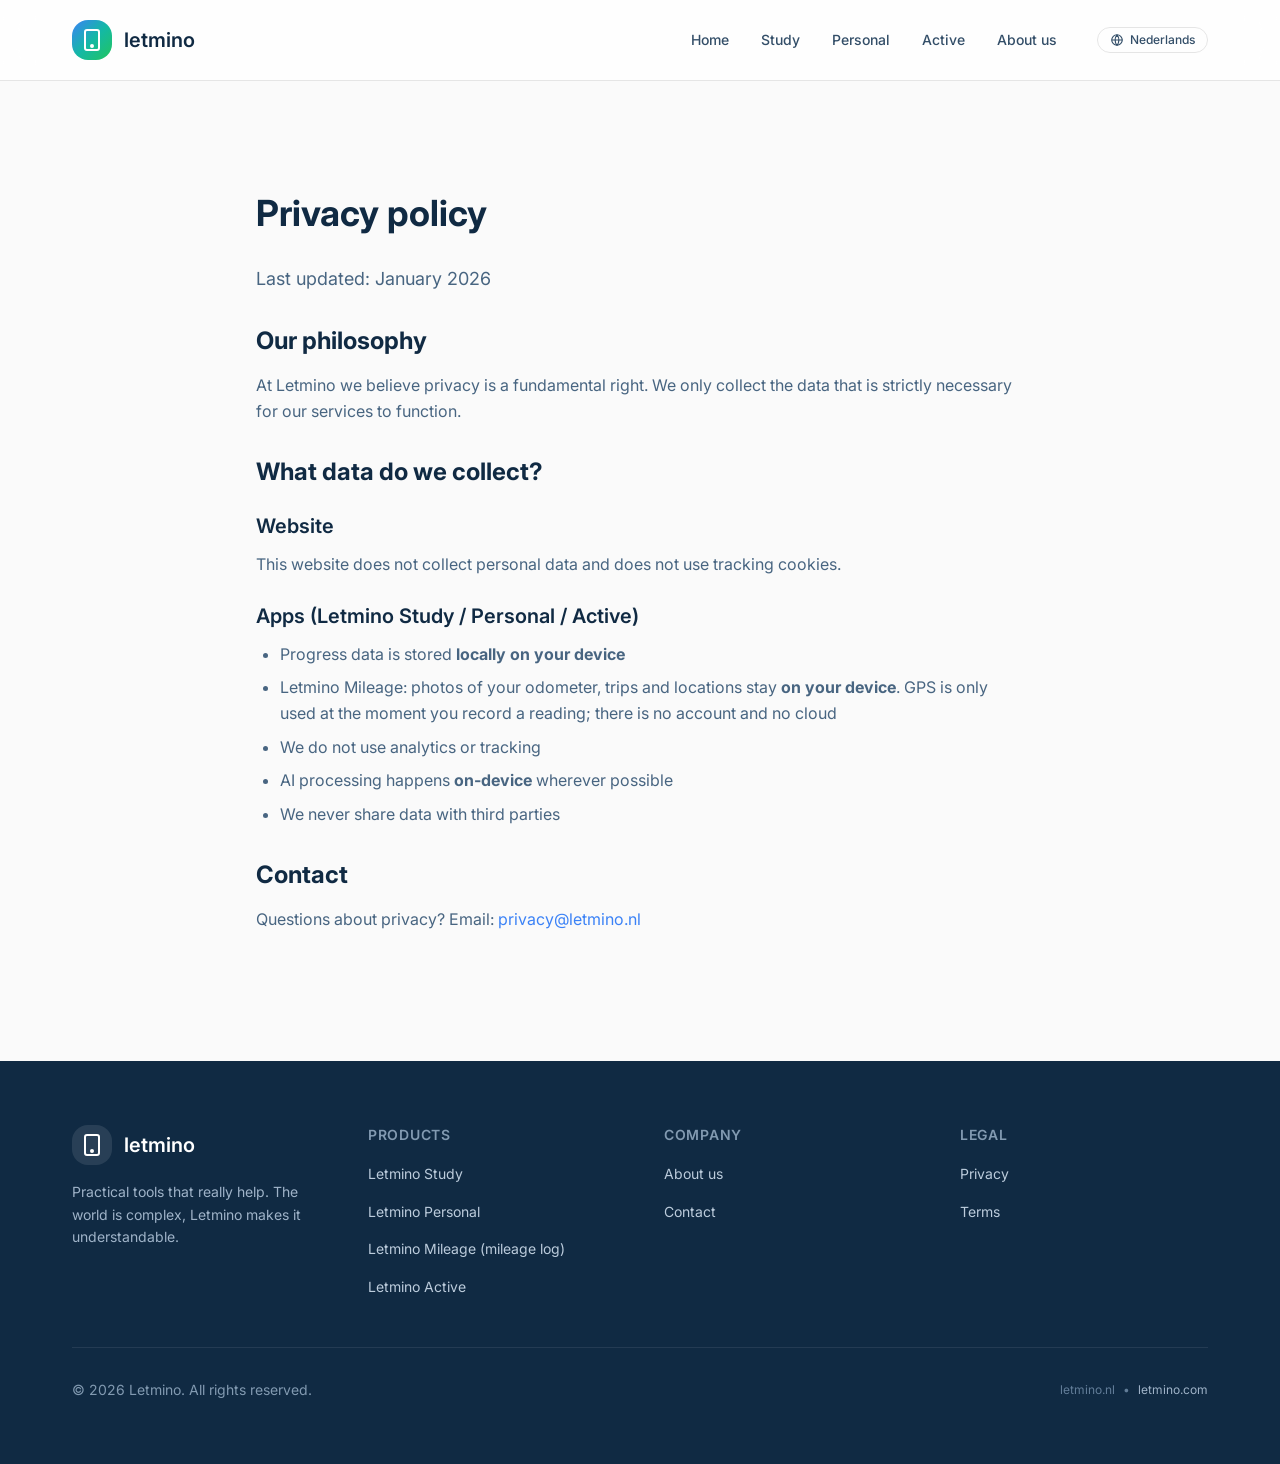
<file: privacy/index.html>
<!DOCTYPE html><html lang="en"> <head><meta charset="UTF-8"><meta name="viewport" content="width=device-width, initial-scale=1.0"><link rel="icon" type="image/svg+xml" href="/favicon.svg"><link rel="canonical" href="https://www.letmino.com/privacy/"><link rel="sitemap" type="application/xml" href="/sitemap-index.xml"><!-- Google tag (gtag.js) --><script async src="https://www.googletagmanager.com/gtag/js?id=G-MMR7P58PR5"></script><script>
      window.dataLayer = window.dataLayer || [];
      function gtag(){dataLayer.push(arguments);}
      gtag('js', new Date());

      gtag('config', 'G-MMR7P58PR5');
    </script><!-- Taalvarianten: dezelfde pagina op beide domeinen (pad per taal via alternatePaths) --><link rel="alternate" hreflang="nl" href="https://www.letmino.nl/privacy/"><link rel="alternate" hreflang="en" href="https://www.letmino.com/privacy/"><link rel="alternate" hreflang="x-default" href="https://www.letmino.com/privacy/"><!-- Primary Meta Tags --><title>Privacy policy | Letmino</title><meta name="title" content="Privacy policy | Letmino"><meta name="description" content="Letmino's privacy policy. How we handle your data."><meta name="robots" content="index, follow, max-image-preview:large"><meta name="theme-color" content="#ffffff"><!-- Open Graph / Facebook --><meta property="og:type" content="website"><meta property="og:site_name" content="Letmino"><meta property="og:locale" content="en_US"><meta property="og:url" content="https://www.letmino.com/privacy/"><meta property="og:title" content="Privacy policy | Letmino"><meta property="og:description" content="Letmino's privacy policy. How we handle your data."><meta property="og:image" content="https://www.letmino.com/images/og-default-en.png"><!-- Twitter --><meta property="twitter:card" content="summary_large_image"><meta property="twitter:url" content="https://www.letmino.com/privacy/"><meta property="twitter:title" content="Privacy policy | Letmino"><meta property="twitter:description" content="Letmino's privacy policy. How we handle your data."><meta property="twitter:image" content="https://www.letmino.com/images/og-default-en.png"><!-- Structured data (JSON-LD) --><script type="application/ld+json">{"@context":"https://schema.org","@type":"Organization","@id":"https://www.letmino.com/#organization","name":"Letmino","url":"https://www.letmino.com/","logo":"https://www.letmino.com/favicon.svg","email":"hello@letmino.nl"}</script><script type="application/ld+json">{"@context":"https://schema.org","@type":"WebSite","@id":"https://www.letmino.com/#website","name":"Letmino","url":"https://www.letmino.com/","description":"Letmino builds practical Android apps for learning, sports and productivity: times tables practice, mileage logging, a GPS bike computer and more. Ad-free, privacy-first and without the hassle.","inLanguage":"en","publisher":{"@id":"https://www.letmino.com/#organization"}}</script><!-- Fonts --><link rel="preconnect" href="https://fonts.googleapis.com"><link rel="preconnect" href="https://fonts.gstatic.com" crossorigin><link href="https://fonts.googleapis.com/css2?family=Inter:wght@400;500;600;700&family=Plus+Jakarta+Sans:wght@500;600;700;800&display=swap" rel="stylesheet"><meta name="generator" content="Astro v5.16.7"><link rel="stylesheet" href="/_astro/about.ETiXebV_.css"></head> <body class="min-h-screen flex flex-col"> <header class="sticky top-0 z-50 bg-white/80 backdrop-blur-lg border-b border-neutral-200"> <div class="container-custom"> <nav class="flex items-center justify-between h-16 md:h-20"> <!-- Logo --> <a href="/" class="flex items-center gap-3 group"> <div class="w-10 h-10 rounded-xl bg-gradient-brand flex items-center justify-center"> <svg viewBox="0 0 24 24" class="w-6 h-6 text-white" fill="none" stroke="currentColor" stroke-width="2"> <rect x="5" y="2" width="14" height="20" rx="2"></rect> <circle cx="12" cy="18" r="1" fill="currentColor"></circle> </svg> </div> <span class="text-xl font-semibold text-navy-900 group-hover:text-accent-blue transition-colors">
letmino
</span> </a> <!-- Desktop Navigation --> <div class="hidden md:flex items-center gap-8"> <a href="/" class="text-sm font-medium transition-colors hover:text-accent-blue text-navy-700"> Home </a><a href="/study" class="text-sm font-medium transition-colors hover:text-accent-blue text-navy-700"> Study </a><a href="/personal" class="text-sm font-medium transition-colors hover:text-accent-blue text-navy-700"> Personal </a><a href="/active" class="text-sm font-medium transition-colors hover:text-accent-blue text-navy-700"> Active </a><a href="/about" class="text-sm font-medium transition-colors hover:text-accent-blue text-navy-700"> About us </a> <a href="https://www.letmino.nl/privacy/" hreflang="nl" lang="nl" title="View this page in Dutch on letmino.nl" class="ml-2 inline-flex items-center gap-1.5 rounded-full border border-neutral-200 px-3 py-1 text-xs font-medium text-navy-700 transition-colors hover:border-accent-blue hover:text-accent-blue"> <svg class="h-3.5 w-3.5" viewBox="0 0 24 24" fill="none" stroke="currentColor" stroke-width="2" aria-hidden="true"> <circle cx="12" cy="12" r="9"></circle> <path d="M3 12h18M12 3a14 14 0 0 1 0 18M12 3a14 14 0 0 0 0 18"></path> </svg> Nederlands </a> </div> <!-- Mobile Menu Button --> <button id="mobile-menu-btn" class="md:hidden p-2 rounded-lg hover:bg-neutral-100 transition-colors" aria-label="Open menu"> <svg class="w-6 h-6 text-navy-900" fill="none" stroke="currentColor" viewBox="0 0 24 24"> <path stroke-linecap="round" stroke-linejoin="round" stroke-width="2" d="M4 6h16M4 12h16M4 18h16"></path> </svg> </button> </nav> </div> <!-- Mobile Menu --> <div id="mobile-menu" class="hidden md:hidden border-t border-neutral-200 bg-white"> <div class="container-custom py-4 space-y-2"> <a href="/" class="block px-4 py-2 rounded-lg text-sm font-medium transition-colors hover:bg-neutral-100 text-navy-700"> Home </a><a href="/study" class="block px-4 py-2 rounded-lg text-sm font-medium transition-colors hover:bg-neutral-100 text-navy-700"> Study </a><a href="/personal" class="block px-4 py-2 rounded-lg text-sm font-medium transition-colors hover:bg-neutral-100 text-navy-700"> Personal </a><a href="/active" class="block px-4 py-2 rounded-lg text-sm font-medium transition-colors hover:bg-neutral-100 text-navy-700"> Active </a><a href="/about" class="block px-4 py-2 rounded-lg text-sm font-medium transition-colors hover:bg-neutral-100 text-navy-700"> About us </a> <a href="https://www.letmino.nl/privacy/" hreflang="nl" lang="nl" title="View this page in Dutch on letmino.nl" class="block px-4 py-2 rounded-lg text-sm font-medium text-navy-500 transition-colors hover:bg-neutral-100">
🌐 Nederlands </a> </div> </div> </header> <script type="module">const e=document.getElementById("mobile-menu-btn"),n=document.getElementById("mobile-menu");e?.addEventListener("click",()=>{n?.classList.toggle("hidden")});</script> <main class="flex-1">  <section class="py-20 md:py-28"> <div class="container-custom"> <div class="max-w-3xl mx-auto prose prose-navy"> <h1 class="text-4xl font-bold text-navy-900 mb-8">Privacy policy</h1> <p class="text-navy-600 text-lg mb-8"> Last updated: January 2026 </p> <h2 class="text-2xl font-bold text-navy-900 mt-8 mb-4">Our philosophy</h2> <p class="text-navy-600 mb-4"> At Letmino we believe privacy is a fundamental right. We only collect the data that is strictly necessary for our services to function. </p> <h2 class="text-2xl font-bold text-navy-900 mt-8 mb-4">What data do we collect?</h2> <h3 class="text-xl font-semibold text-navy-900 mt-6 mb-3">Website</h3> <p class="text-navy-600 mb-4"> This website does not collect personal data and does not use tracking cookies. </p> <h3 class="text-xl font-semibold text-navy-900 mt-6 mb-3">Apps (Letmino Study / Personal / Active)</h3> <ul class="list-disc pl-6 text-navy-600 mb-4 space-y-2"> <li>Progress data is stored <strong>locally on your device</strong></li><li>Letmino Mileage: photos of your odometer, trips and locations stay <strong>on your device</strong>. GPS is only used at the moment you record a reading; there is no account and no cloud</li><li>We do not use analytics or tracking</li><li>AI processing happens <strong>on-device</strong> wherever possible</li><li>We never share data with third parties</li> </ul> <h2 class="text-2xl font-bold text-navy-900 mt-8 mb-4">Contact</h2> <p class="text-navy-600 mb-4"> Questions about privacy? Email: <a href="mailto:privacy@letmino.nl" class="text-accent-blue hover:underline">privacy@letmino.nl</a> </p> </div> </div> </section>  </main> <footer class="bg-navy-900 text-white mt-auto"> <div class="container-custom py-16"> <div class="grid grid-cols-1 md:grid-cols-2 lg:grid-cols-4 gap-12"> <!-- Brand --> <div class="lg:col-span-1"> <a href="/" class="flex items-center gap-3 mb-4"> <div class="w-10 h-10 rounded-xl bg-white/10 flex items-center justify-center"> <svg viewBox="0 0 24 24" class="w-6 h-6 text-white" fill="none" stroke="currentColor" stroke-width="2"> <rect x="5" y="2" width="14" height="20" rx="2"></rect> <circle cx="12" cy="18" r="1" fill="currentColor"></circle> </svg> </div> <span class="text-xl font-semibold">letmino</span> </a> <p class="text-navy-300 text-sm leading-relaxed"> Practical tools that really help. The world is complex, Letmino makes it understandable. </p> </div> <!-- Products --> <div> <h3 class="font-semibold text-sm uppercase tracking-wider text-navy-400 mb-4"> Products </h3> <ul class="space-y-3"> <li> <a href="/study" class="text-navy-200 hover:text-white transition-colors text-sm"> Letmino Study </a> </li><li> <a href="/personal" class="text-navy-200 hover:text-white transition-colors text-sm"> Letmino Personal </a> </li><li> <a href="/personal/mileage/" class="text-navy-200 hover:text-white transition-colors text-sm"> Letmino Mileage (mileage log) </a> </li><li> <a href="/active" class="text-navy-200 hover:text-white transition-colors text-sm"> Letmino Active </a> </li> </ul> </div> <!-- Company --> <div> <h3 class="font-semibold text-sm uppercase tracking-wider text-navy-400 mb-4"> Company </h3> <ul class="space-y-3"> <li> <a href="/about" class="text-navy-200 hover:text-white transition-colors text-sm"> About us </a> </li><li> <a href="/contact" class="text-navy-200 hover:text-white transition-colors text-sm"> Contact </a> </li> </ul> </div> <!-- Legal --> <div> <h3 class="font-semibold text-sm uppercase tracking-wider text-navy-400 mb-4"> Legal </h3> <ul class="space-y-3"> <li> <a href="/privacy" class="text-navy-200 hover:text-white transition-colors text-sm"> Privacy </a> </li><li> <a href="/terms" class="text-navy-200 hover:text-white transition-colors text-sm"> Terms </a> </li> </ul> </div> </div> <!-- Bottom Bar --> <div class="mt-12 pt-8 border-t border-navy-800 flex flex-col md:flex-row justify-between items-center gap-4"> <p class="text-navy-400 text-sm">
© 2026 Letmino. All rights reserved. </p> <div class="flex items-center gap-2 text-navy-500 text-xs"> <a href="https://www.letmino.nl/privacy/" hreflang="nl" lang="nl" class="transition-colors hover:text-white "> letmino.nl </a> <span aria-hidden="true">•</span><a href="/" hreflang="en" lang="en" aria-current="true" class="transition-colors hover:text-white text-navy-300"> letmino.com </a>  </div> </div> </div> </footer> </body></html>
</file>
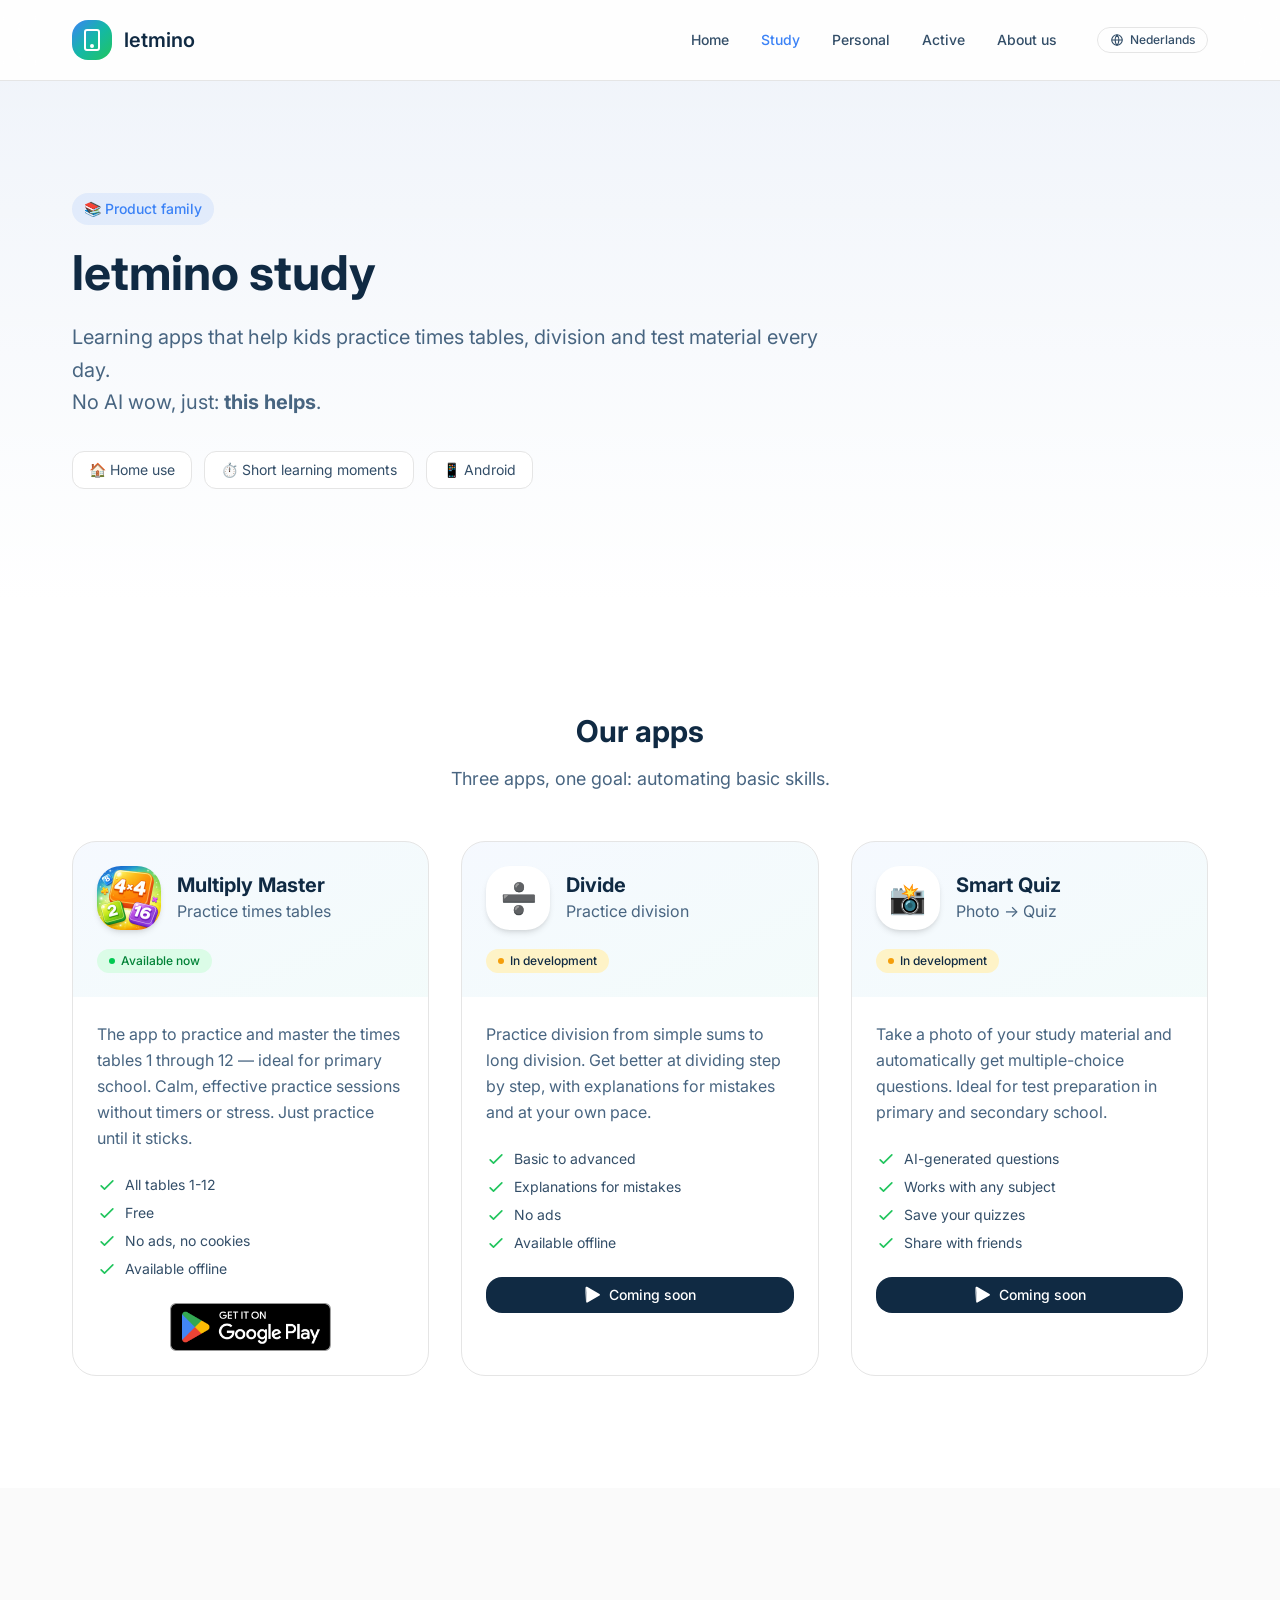
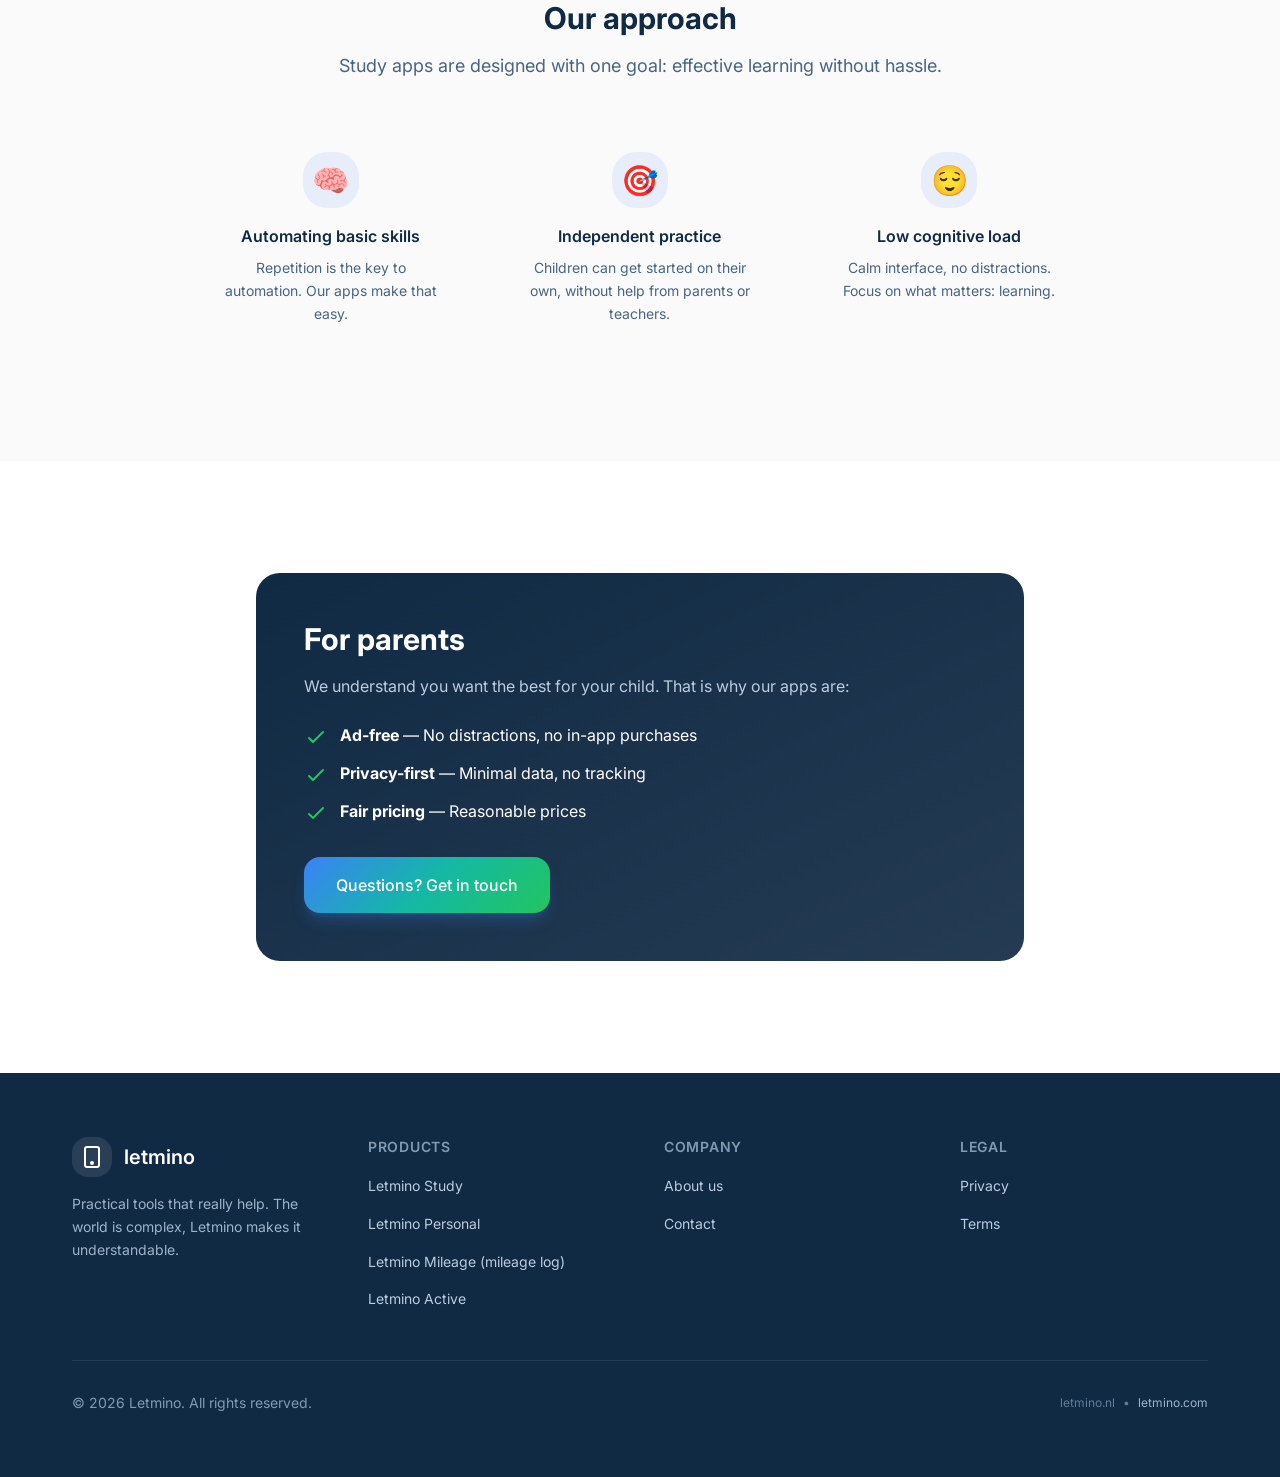
<file: study/index.html>
<!DOCTYPE html><html lang="en"> <head><meta charset="UTF-8"><meta name="viewport" content="width=device-width, initial-scale=1.0"><link rel="icon" type="image/svg+xml" href="/favicon.svg"><link rel="canonical" href="https://www.letmino.com/study/"><link rel="sitemap" type="application/xml" href="/sitemap-index.xml"><!-- Google tag (gtag.js) --><script async src="https://www.googletagmanager.com/gtag/js?id=G-MMR7P58PR5"></script><script>
      window.dataLayer = window.dataLayer || [];
      function gtag(){dataLayer.push(arguments);}
      gtag('js', new Date());

      gtag('config', 'G-MMR7P58PR5');
    </script><!-- Taalvarianten: dezelfde pagina op beide domeinen (pad per taal via alternatePaths) --><link rel="alternate" hreflang="nl" href="https://www.letmino.nl/study/"><link rel="alternate" hreflang="en" href="https://www.letmino.com/study/"><link rel="alternate" hreflang="x-default" href="https://www.letmino.com/study/"><!-- Primary Meta Tags --><title>Study: times tables and division practice apps | Letmino</title><meta name="title" content="Study: times tables and division practice apps | Letmino"><meta name="description" content="Learning apps for kids: practice times tables with Multiply Master, practice division and smart quizzes. Ad-free, no tracking and works offline."><meta name="robots" content="index, follow, max-image-preview:large"><meta name="theme-color" content="#ffffff"><!-- Open Graph / Facebook --><meta property="og:type" content="website"><meta property="og:site_name" content="Letmino"><meta property="og:locale" content="en_US"><meta property="og:url" content="https://www.letmino.com/study/"><meta property="og:title" content="Study: times tables and division practice apps | Letmino"><meta property="og:description" content="Learning apps for kids: practice times tables with Multiply Master, practice division and smart quizzes. Ad-free, no tracking and works offline."><meta property="og:image" content="https://www.letmino.com/images/multiply-master-banner.png"><!-- Twitter --><meta property="twitter:card" content="summary_large_image"><meta property="twitter:url" content="https://www.letmino.com/study/"><meta property="twitter:title" content="Study: times tables and division practice apps | Letmino"><meta property="twitter:description" content="Learning apps for kids: practice times tables with Multiply Master, practice division and smart quizzes. Ad-free, no tracking and works offline."><meta property="twitter:image" content="https://www.letmino.com/images/multiply-master-banner.png"><!-- Structured data (JSON-LD) --><script type="application/ld+json">{"@context":"https://schema.org","@type":"Organization","@id":"https://www.letmino.com/#organization","name":"Letmino","url":"https://www.letmino.com/","logo":"https://www.letmino.com/favicon.svg","email":"hello@letmino.nl"}</script><script type="application/ld+json">{"@context":"https://schema.org","@type":"WebSite","@id":"https://www.letmino.com/#website","name":"Letmino","url":"https://www.letmino.com/","description":"Letmino builds practical Android apps for learning, sports and productivity: times tables practice, mileage logging, a GPS bike computer and more. Ad-free, privacy-first and without the hassle.","inLanguage":"en","publisher":{"@id":"https://www.letmino.com/#organization"}}</script><script type="application/ld+json">{"@context":"https://schema.org","@type":"SoftwareApplication","name":"Multiply Master","operatingSystem":"Android","applicationCategory":"EducationalApplication","description":"The app to practice and master the times tables 1 through 12 — ideal for primary school. Calm, effective practice sessions without timers or stress. Just practice until it sticks.","installUrl":"https://play.google.com/store/apps/details?id=com.letmino.multiplymaster","offers":{"@type":"Offer","price":"0","priceCurrency":"EUR"},"publisher":{"@type":"Organization","name":"Letmino"}}</script><!-- Fonts --><link rel="preconnect" href="https://fonts.googleapis.com"><link rel="preconnect" href="https://fonts.gstatic.com" crossorigin><link href="https://fonts.googleapis.com/css2?family=Inter:wght@400;500;600;700&family=Plus+Jakarta+Sans:wght@500;600;700;800&display=swap" rel="stylesheet"><meta name="generator" content="Astro v5.16.7"><link rel="stylesheet" href="/_astro/about.ETiXebV_.css"></head> <body class="min-h-screen flex flex-col"> <header class="sticky top-0 z-50 bg-white/80 backdrop-blur-lg border-b border-neutral-200"> <div class="container-custom"> <nav class="flex items-center justify-between h-16 md:h-20"> <!-- Logo --> <a href="/" class="flex items-center gap-3 group"> <div class="w-10 h-10 rounded-xl bg-gradient-brand flex items-center justify-center"> <svg viewBox="0 0 24 24" class="w-6 h-6 text-white" fill="none" stroke="currentColor" stroke-width="2"> <rect x="5" y="2" width="14" height="20" rx="2"></rect> <circle cx="12" cy="18" r="1" fill="currentColor"></circle> </svg> </div> <span class="text-xl font-semibold text-navy-900 group-hover:text-accent-blue transition-colors">
letmino
</span> </a> <!-- Desktop Navigation --> <div class="hidden md:flex items-center gap-8"> <a href="/" class="text-sm font-medium transition-colors hover:text-accent-blue text-navy-700"> Home </a><a href="/study" class="text-sm font-medium transition-colors hover:text-accent-blue text-accent-blue"> Study </a><a href="/personal" class="text-sm font-medium transition-colors hover:text-accent-blue text-navy-700"> Personal </a><a href="/active" class="text-sm font-medium transition-colors hover:text-accent-blue text-navy-700"> Active </a><a href="/about" class="text-sm font-medium transition-colors hover:text-accent-blue text-navy-700"> About us </a> <a href="https://www.letmino.nl/study/" hreflang="nl" lang="nl" title="View this page in Dutch on letmino.nl" class="ml-2 inline-flex items-center gap-1.5 rounded-full border border-neutral-200 px-3 py-1 text-xs font-medium text-navy-700 transition-colors hover:border-accent-blue hover:text-accent-blue"> <svg class="h-3.5 w-3.5" viewBox="0 0 24 24" fill="none" stroke="currentColor" stroke-width="2" aria-hidden="true"> <circle cx="12" cy="12" r="9"></circle> <path d="M3 12h18M12 3a14 14 0 0 1 0 18M12 3a14 14 0 0 0 0 18"></path> </svg> Nederlands </a> </div> <!-- Mobile Menu Button --> <button id="mobile-menu-btn" class="md:hidden p-2 rounded-lg hover:bg-neutral-100 transition-colors" aria-label="Open menu"> <svg class="w-6 h-6 text-navy-900" fill="none" stroke="currentColor" viewBox="0 0 24 24"> <path stroke-linecap="round" stroke-linejoin="round" stroke-width="2" d="M4 6h16M4 12h16M4 18h16"></path> </svg> </button> </nav> </div> <!-- Mobile Menu --> <div id="mobile-menu" class="hidden md:hidden border-t border-neutral-200 bg-white"> <div class="container-custom py-4 space-y-2"> <a href="/" class="block px-4 py-2 rounded-lg text-sm font-medium transition-colors hover:bg-neutral-100 text-navy-700"> Home </a><a href="/study" class="block px-4 py-2 rounded-lg text-sm font-medium transition-colors hover:bg-neutral-100 text-accent-blue bg-accent-blue/5"> Study </a><a href="/personal" class="block px-4 py-2 rounded-lg text-sm font-medium transition-colors hover:bg-neutral-100 text-navy-700"> Personal </a><a href="/active" class="block px-4 py-2 rounded-lg text-sm font-medium transition-colors hover:bg-neutral-100 text-navy-700"> Active </a><a href="/about" class="block px-4 py-2 rounded-lg text-sm font-medium transition-colors hover:bg-neutral-100 text-navy-700"> About us </a> <a href="https://www.letmino.nl/study/" hreflang="nl" lang="nl" title="View this page in Dutch on letmino.nl" class="block px-4 py-2 rounded-lg text-sm font-medium text-navy-500 transition-colors hover:bg-neutral-100">
🌐 Nederlands </a> </div> </div> </header> <script type="module">const e=document.getElementById("mobile-menu-btn"),n=document.getElementById("mobile-menu");e?.addEventListener("click",()=>{n?.classList.toggle("hidden")});</script> <main class="flex-1">   <section class="relative bg-gradient-to-b from-accent-blue/5 to-white py-20 md:py-28"> <div class="container-custom"> <div class="max-w-3xl"> <div class="inline-flex items-center gap-2 px-3 py-1.5 rounded-full bg-accent-blue/10 text-accent-blue text-sm font-medium mb-6">
📚 Product family </div> <h1 class="text-4xl md:text-5xl font-bold text-navy-900 mb-6"> letmino study </h1> <p class="text-xl text-navy-600 mb-8 leading-relaxed">Learning apps that help kids practice times tables, division and test material every day. <br /> No AI wow, just: <strong>this helps</strong>.</p> <div class="flex flex-wrap gap-3"> <span class="px-4 py-2 rounded-lg bg-white border border-neutral-200 text-sm text-navy-700"> 🏠 Home use </span><span class="px-4 py-2 rounded-lg bg-white border border-neutral-200 text-sm text-navy-700"> ⏱️ Short learning moments </span><span class="px-4 py-2 rounded-lg bg-white border border-neutral-200 text-sm text-navy-700"> 📱 Android </span> </div> </div> </div> </section>  <section class="py-20 md:py-28 bg-white"> <div class="container-custom"> <div class="text-center mb-12"> <h2 class="text-3xl font-bold text-navy-900 mb-4">Our apps</h2> <p class="text-lg text-navy-600">Three apps, one goal: automating basic skills.</p> </div> <div class="grid lg:grid-cols-3 gap-8"> <div class="bg-white rounded-2xl border border-neutral-200 overflow-hidden card-hover"> <!-- App Header --> <div class="p-6 bg-gradient-to-br from-accent-blue/5 to-accent-teal/5"> <div class="flex items-center gap-4 mb-4"> <div class="w-16 h-16 flex-shrink-0 rounded-2xl bg-white shadow-md flex items-center justify-center text-3xl overflow-hidden"> <img src="/images/multiply-master-logo.png" alt="Multiply Master logo" class="w-full h-full object-cover"> </div> <div> <h3 class="text-xl font-bold text-navy-900">Multiply Master</h3> <p class="text-navy-600">Practice times tables</p> </div> </div> <span class="inline-flex items-center gap-1.5 px-3 py-1 rounded-full text-xs font-medium bg-green-100 text-green-700"> <span class="w-1.5 h-1.5 rounded-full bg-green-500"></span> Available now </span> </div> <!-- App Content --> <div class="p-6"> <p class="text-navy-600 mb-6 leading-relaxed"> The app to practice and master the times tables 1 through 12 — ideal for primary school. Calm, effective practice sessions without timers or stress. Just practice until it sticks. </p> <ul class="space-y-2 mb-6"> <li class="flex items-center gap-2 text-sm text-navy-700"> <svg class="w-5 h-5 text-accent-green flex-shrink-0" fill="none" stroke="currentColor" viewBox="0 0 24 24"> <path stroke-linecap="round" stroke-linejoin="round" stroke-width="2" d="M5 13l4 4L19 7"></path> </svg> All tables 1-12 </li><li class="flex items-center gap-2 text-sm text-navy-700"> <svg class="w-5 h-5 text-accent-green flex-shrink-0" fill="none" stroke="currentColor" viewBox="0 0 24 24"> <path stroke-linecap="round" stroke-linejoin="round" stroke-width="2" d="M5 13l4 4L19 7"></path> </svg> Free </li><li class="flex items-center gap-2 text-sm text-navy-700"> <svg class="w-5 h-5 text-accent-green flex-shrink-0" fill="none" stroke="currentColor" viewBox="0 0 24 24"> <path stroke-linecap="round" stroke-linejoin="round" stroke-width="2" d="M5 13l4 4L19 7"></path> </svg> No ads, no cookies </li><li class="flex items-center gap-2 text-sm text-navy-700"> <svg class="w-5 h-5 text-accent-green flex-shrink-0" fill="none" stroke="currentColor" viewBox="0 0 24 24"> <path stroke-linecap="round" stroke-linejoin="round" stroke-width="2" d="M5 13l4 4L19 7"></path> </svg> Available offline </li> </ul> <a href="https://play.google.com/store/apps/details?id=com.letmino.multiplymaster&pcampaignid=web_share" target="_blank" rel="noopener noreferrer" class="block"> <img src="/images/google-play-badge-en.png" alt="Get it on Google Play" class="h-12 mx-auto hover:scale-105 transition-transform"> </a> </div> </div><div class="bg-white rounded-2xl border border-neutral-200 overflow-hidden card-hover"> <!-- App Header --> <div class="p-6 bg-gradient-to-br from-accent-blue/5 to-accent-teal/5"> <div class="flex items-center gap-4 mb-4"> <div class="w-16 h-16 flex-shrink-0 rounded-2xl bg-white shadow-md flex items-center justify-center text-3xl overflow-hidden"> ➗ </div> <div> <h3 class="text-xl font-bold text-navy-900">Divide</h3> <p class="text-navy-600">Practice division</p> </div> </div> <span class="inline-flex items-center gap-1.5 px-3 py-1 rounded-full text-xs font-medium bg-warm-100 text-warm-600"> <span class="w-1.5 h-1.5 rounded-full bg-warm-500"></span> In development </span> </div> <!-- App Content --> <div class="p-6"> <p class="text-navy-600 mb-6 leading-relaxed"> Practice division from simple sums to long division. Get better at dividing step by step, with explanations for mistakes and at your own pace. </p> <ul class="space-y-2 mb-6"> <li class="flex items-center gap-2 text-sm text-navy-700"> <svg class="w-5 h-5 text-accent-green flex-shrink-0" fill="none" stroke="currentColor" viewBox="0 0 24 24"> <path stroke-linecap="round" stroke-linejoin="round" stroke-width="2" d="M5 13l4 4L19 7"></path> </svg> Basic to advanced </li><li class="flex items-center gap-2 text-sm text-navy-700"> <svg class="w-5 h-5 text-accent-green flex-shrink-0" fill="none" stroke="currentColor" viewBox="0 0 24 24"> <path stroke-linecap="round" stroke-linejoin="round" stroke-width="2" d="M5 13l4 4L19 7"></path> </svg> Explanations for mistakes </li><li class="flex items-center gap-2 text-sm text-navy-700"> <svg class="w-5 h-5 text-accent-green flex-shrink-0" fill="none" stroke="currentColor" viewBox="0 0 24 24"> <path stroke-linecap="round" stroke-linejoin="round" stroke-width="2" d="M5 13l4 4L19 7"></path> </svg> No ads </li><li class="flex items-center gap-2 text-sm text-navy-700"> <svg class="w-5 h-5 text-accent-green flex-shrink-0" fill="none" stroke="currentColor" viewBox="0 0 24 24"> <path stroke-linecap="round" stroke-linejoin="round" stroke-width="2" d="M5 13l4 4L19 7"></path> </svg> Available offline </li> </ul> <a href="#" class="inline-flex items-center justify-center font-medium rounded-xl transition-all duration-200 focus:outline-none focus:ring-2 focus:ring-offset-2 bg-navy-900 text-white hover:bg-navy-800 focus:ring-navy-500 px-4 py-2 text-sm gap-1.5 w-full"> <svg class="w-5 h-5" viewBox="0 0 24 24" fill="currentColor"> <path d="M3 20.5v-17c0-.83.67-1.5 1.5-1.5.31 0 .61.1.86.27l14.5 8.5c.52.31.64 1 .33 1.52-.08.14-.19.26-.33.33l-14.5 8.5c-.48.28-1.09.12-1.37-.36-.11-.19-.17-.41-.17-.63l.18-17.63z"></path> </svg> Coming soon</a> </div> </div><div class="bg-white rounded-2xl border border-neutral-200 overflow-hidden card-hover"> <!-- App Header --> <div class="p-6 bg-gradient-to-br from-accent-blue/5 to-accent-teal/5"> <div class="flex items-center gap-4 mb-4"> <div class="w-16 h-16 flex-shrink-0 rounded-2xl bg-white shadow-md flex items-center justify-center text-3xl overflow-hidden"> 📸 </div> <div> <h3 class="text-xl font-bold text-navy-900">Smart Quiz</h3> <p class="text-navy-600">Photo → Quiz</p> </div> </div> <span class="inline-flex items-center gap-1.5 px-3 py-1 rounded-full text-xs font-medium bg-warm-100 text-warm-600"> <span class="w-1.5 h-1.5 rounded-full bg-warm-500"></span> In development </span> </div> <!-- App Content --> <div class="p-6"> <p class="text-navy-600 mb-6 leading-relaxed"> Take a photo of your study material and automatically get multiple-choice questions. Ideal for test preparation in primary and secondary school. </p> <ul class="space-y-2 mb-6"> <li class="flex items-center gap-2 text-sm text-navy-700"> <svg class="w-5 h-5 text-accent-green flex-shrink-0" fill="none" stroke="currentColor" viewBox="0 0 24 24"> <path stroke-linecap="round" stroke-linejoin="round" stroke-width="2" d="M5 13l4 4L19 7"></path> </svg> AI-generated questions </li><li class="flex items-center gap-2 text-sm text-navy-700"> <svg class="w-5 h-5 text-accent-green flex-shrink-0" fill="none" stroke="currentColor" viewBox="0 0 24 24"> <path stroke-linecap="round" stroke-linejoin="round" stroke-width="2" d="M5 13l4 4L19 7"></path> </svg> Works with any subject </li><li class="flex items-center gap-2 text-sm text-navy-700"> <svg class="w-5 h-5 text-accent-green flex-shrink-0" fill="none" stroke="currentColor" viewBox="0 0 24 24"> <path stroke-linecap="round" stroke-linejoin="round" stroke-width="2" d="M5 13l4 4L19 7"></path> </svg> Save your quizzes </li><li class="flex items-center gap-2 text-sm text-navy-700"> <svg class="w-5 h-5 text-accent-green flex-shrink-0" fill="none" stroke="currentColor" viewBox="0 0 24 24"> <path stroke-linecap="round" stroke-linejoin="round" stroke-width="2" d="M5 13l4 4L19 7"></path> </svg> Share with friends </li> </ul> <a href="#" class="inline-flex items-center justify-center font-medium rounded-xl transition-all duration-200 focus:outline-none focus:ring-2 focus:ring-offset-2 bg-navy-900 text-white hover:bg-navy-800 focus:ring-navy-500 px-4 py-2 text-sm gap-1.5 w-full"> <svg class="w-5 h-5" viewBox="0 0 24 24" fill="currentColor"> <path d="M3 20.5v-17c0-.83.67-1.5 1.5-1.5.31 0 .61.1.86.27l14.5 8.5c.52.31.64 1 .33 1.52-.08.14-.19.26-.33.33l-14.5 8.5c-.48.28-1.09.12-1.37-.36-.11-.19-.17-.41-.17-.63l.18-17.63z"></path> </svg> Coming soon</a> </div> </div> </div> </div> </section>  <section class="py-20 md:py-28 bg-neutral-50"> <div class="container-custom"> <div class="text-center mb-12"> <h2 class="text-3xl font-bold text-navy-900 mb-4">Our approach</h2> <p class="text-lg text-navy-600 max-w-2xl mx-auto"> Study apps are designed with one goal: effective learning without hassle. </p> </div> <div class="grid md:grid-cols-3 gap-8 max-w-4xl mx-auto"> <div class="text-center p-6"> <div class="w-14 h-14 mx-auto mb-4 rounded-2xl bg-accent-blue/10 flex items-center justify-center"> <span class="text-3xl">🧠</span> </div> <h3 class="font-semibold text-navy-900 mb-2">Automating basic skills</h3> <p class="text-sm text-navy-600 leading-relaxed">Repetition is the key to automation. Our apps make that easy.</p> </div><div class="text-center p-6"> <div class="w-14 h-14 mx-auto mb-4 rounded-2xl bg-accent-blue/10 flex items-center justify-center"> <span class="text-3xl">🎯</span> </div> <h3 class="font-semibold text-navy-900 mb-2">Independent practice</h3> <p class="text-sm text-navy-600 leading-relaxed">Children can get started on their own, without help from parents or teachers.</p> </div><div class="text-center p-6"> <div class="w-14 h-14 mx-auto mb-4 rounded-2xl bg-accent-blue/10 flex items-center justify-center"> <span class="text-3xl">😌</span> </div> <h3 class="font-semibold text-navy-900 mb-2">Low cognitive load</h3> <p class="text-sm text-navy-600 leading-relaxed">Calm interface, no distractions. Focus on what matters: learning.</p> </div> </div> </div> </section>  <section class="py-20 md:py-28 bg-white"> <div class="container-custom"> <div class="max-w-3xl mx-auto"> <div class="bg-gradient-to-br from-navy-900 to-navy-800 rounded-3xl p-8 md:p-12 text-white"> <h2 class="text-2xl md:text-3xl font-bold mb-4">For parents</h2> <p class="text-navy-200 mb-6 leading-relaxed"> We understand you want the best for your child. That is why our apps are: </p> <ul class="space-y-3 mb-8"> <li class="flex items-start gap-3"> <svg class="w-6 h-6 text-accent-green flex-shrink-0 mt-0.5" fill="none" stroke="currentColor" viewBox="0 0 24 24"> <path stroke-linecap="round" stroke-linejoin="round" stroke-width="2" d="M5 13l4 4L19 7"></path> </svg> <span><strong>Ad-free</strong> — No distractions, no in-app purchases</span> </li><li class="flex items-start gap-3"> <svg class="w-6 h-6 text-accent-green flex-shrink-0 mt-0.5" fill="none" stroke="currentColor" viewBox="0 0 24 24"> <path stroke-linecap="round" stroke-linejoin="round" stroke-width="2" d="M5 13l4 4L19 7"></path> </svg> <span><strong>Privacy-first</strong> — Minimal data, no tracking</span> </li><li class="flex items-start gap-3"> <svg class="w-6 h-6 text-accent-green flex-shrink-0 mt-0.5" fill="none" stroke="currentColor" viewBox="0 0 24 24"> <path stroke-linecap="round" stroke-linejoin="round" stroke-width="2" d="M5 13l4 4L19 7"></path> </svg> <span><strong>Fair pricing</strong> — Reasonable prices</span> </li> </ul> <a href="/contact" class="inline-flex items-center justify-center font-medium rounded-xl transition-all duration-200 focus:outline-none focus:ring-2 focus:ring-offset-2 bg-gradient-brand text-white hover:opacity-90 focus:ring-accent-blue shadow-lg shadow-accent-blue/25 px-8 py-4 text-base gap-2 ">Questions? Get in touch</a> </div> </div> </div> </section>  </main> <footer class="bg-navy-900 text-white mt-auto"> <div class="container-custom py-16"> <div class="grid grid-cols-1 md:grid-cols-2 lg:grid-cols-4 gap-12"> <!-- Brand --> <div class="lg:col-span-1"> <a href="/" class="flex items-center gap-3 mb-4"> <div class="w-10 h-10 rounded-xl bg-white/10 flex items-center justify-center"> <svg viewBox="0 0 24 24" class="w-6 h-6 text-white" fill="none" stroke="currentColor" stroke-width="2"> <rect x="5" y="2" width="14" height="20" rx="2"></rect> <circle cx="12" cy="18" r="1" fill="currentColor"></circle> </svg> </div> <span class="text-xl font-semibold">letmino</span> </a> <p class="text-navy-300 text-sm leading-relaxed"> Practical tools that really help. The world is complex, Letmino makes it understandable. </p> </div> <!-- Products --> <div> <h3 class="font-semibold text-sm uppercase tracking-wider text-navy-400 mb-4"> Products </h3> <ul class="space-y-3"> <li> <a href="/study" class="text-navy-200 hover:text-white transition-colors text-sm"> Letmino Study </a> </li><li> <a href="/personal" class="text-navy-200 hover:text-white transition-colors text-sm"> Letmino Personal </a> </li><li> <a href="/personal/mileage/" class="text-navy-200 hover:text-white transition-colors text-sm"> Letmino Mileage (mileage log) </a> </li><li> <a href="/active" class="text-navy-200 hover:text-white transition-colors text-sm"> Letmino Active </a> </li> </ul> </div> <!-- Company --> <div> <h3 class="font-semibold text-sm uppercase tracking-wider text-navy-400 mb-4"> Company </h3> <ul class="space-y-3"> <li> <a href="/about" class="text-navy-200 hover:text-white transition-colors text-sm"> About us </a> </li><li> <a href="/contact" class="text-navy-200 hover:text-white transition-colors text-sm"> Contact </a> </li> </ul> </div> <!-- Legal --> <div> <h3 class="font-semibold text-sm uppercase tracking-wider text-navy-400 mb-4"> Legal </h3> <ul class="space-y-3"> <li> <a href="/privacy" class="text-navy-200 hover:text-white transition-colors text-sm"> Privacy </a> </li><li> <a href="/terms" class="text-navy-200 hover:text-white transition-colors text-sm"> Terms </a> </li> </ul> </div> </div> <!-- Bottom Bar --> <div class="mt-12 pt-8 border-t border-navy-800 flex flex-col md:flex-row justify-between items-center gap-4"> <p class="text-navy-400 text-sm">
© 2026 Letmino. All rights reserved. </p> <div class="flex items-center gap-2 text-navy-500 text-xs"> <a href="https://www.letmino.nl/study/" hreflang="nl" lang="nl" class="transition-colors hover:text-white "> letmino.nl </a> <span aria-hidden="true">•</span><a href="/" hreflang="en" lang="en" aria-current="true" class="transition-colors hover:text-white text-navy-300"> letmino.com </a>  </div> </div> </div> </footer> </body></html>
</file>
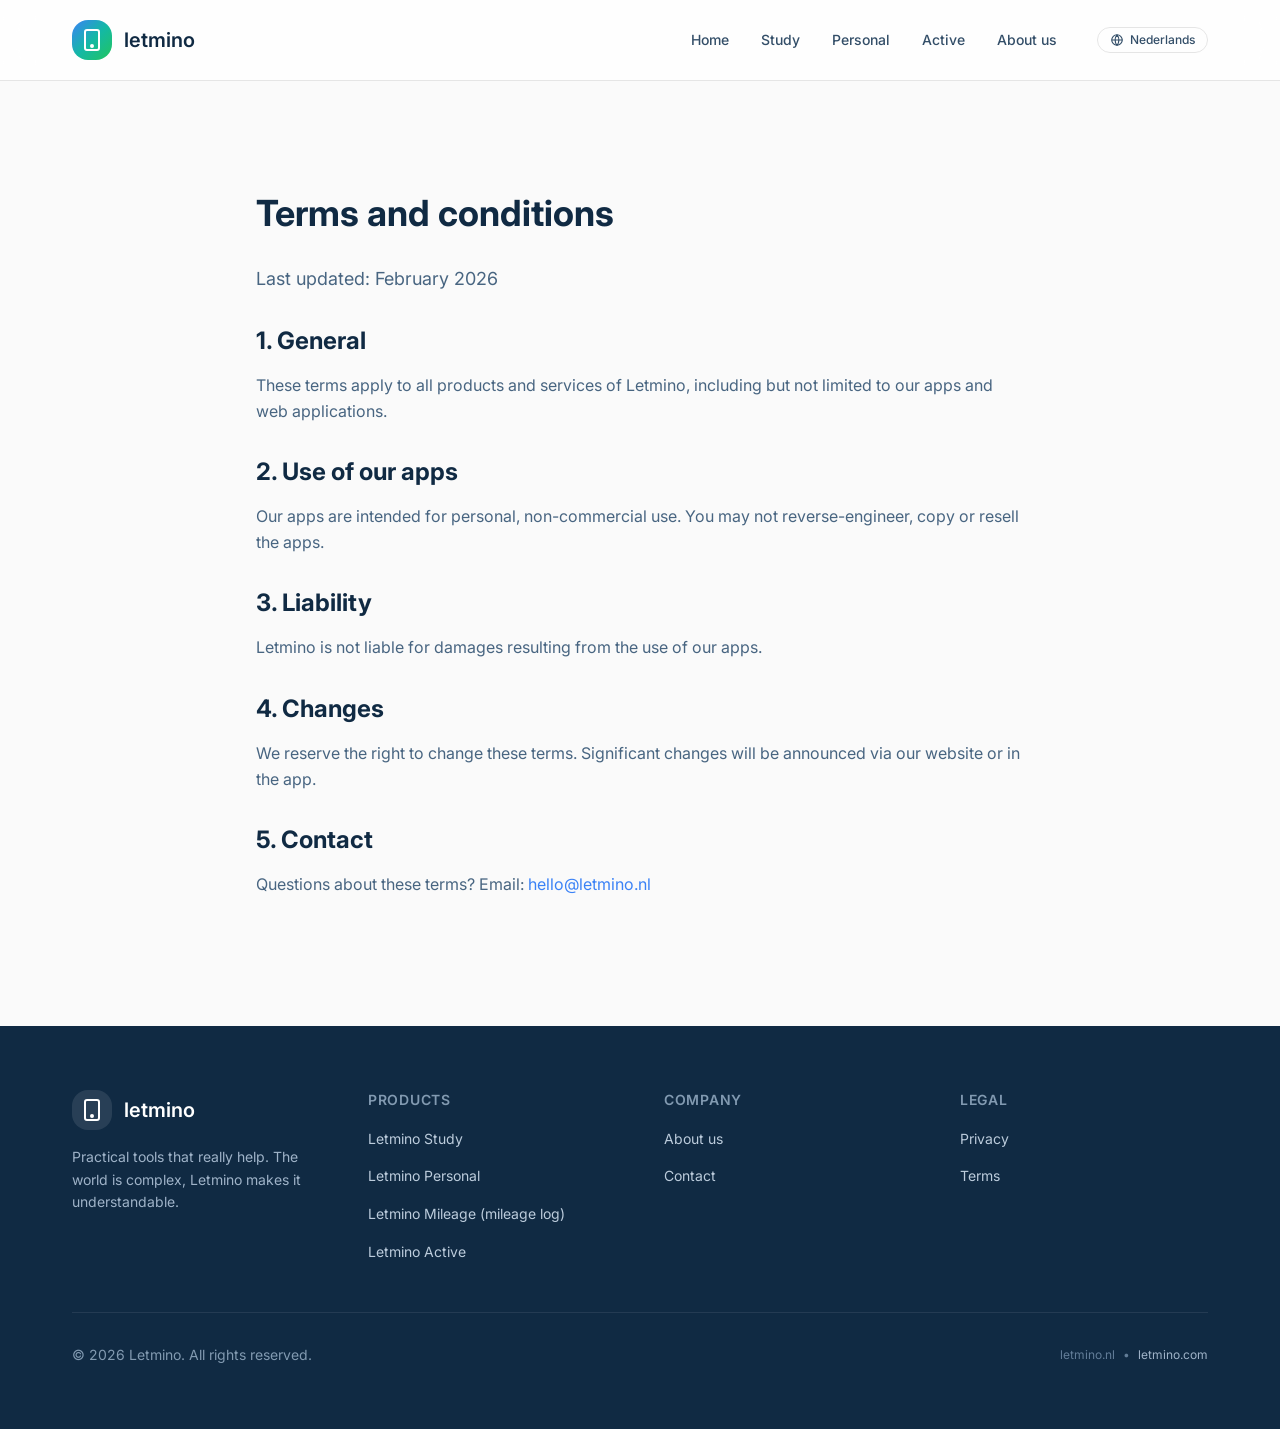
<file: terms/index.html>
<!DOCTYPE html><html lang="en"> <head><meta charset="UTF-8"><meta name="viewport" content="width=device-width, initial-scale=1.0"><link rel="icon" type="image/svg+xml" href="/favicon.svg"><link rel="canonical" href="https://www.letmino.com/terms/"><link rel="sitemap" type="application/xml" href="/sitemap-index.xml"><!-- Google tag (gtag.js) --><script async src="https://www.googletagmanager.com/gtag/js?id=G-MMR7P58PR5"></script><script>
      window.dataLayer = window.dataLayer || [];
      function gtag(){dataLayer.push(arguments);}
      gtag('js', new Date());

      gtag('config', 'G-MMR7P58PR5');
    </script><!-- Taalvarianten: dezelfde pagina op beide domeinen (pad per taal via alternatePaths) --><link rel="alternate" hreflang="nl" href="https://www.letmino.nl/terms/"><link rel="alternate" hreflang="en" href="https://www.letmino.com/terms/"><link rel="alternate" hreflang="x-default" href="https://www.letmino.com/terms/"><!-- Primary Meta Tags --><title>Terms and conditions | Letmino</title><meta name="title" content="Terms and conditions | Letmino"><meta name="description" content="Letmino's terms and conditions."><meta name="robots" content="index, follow, max-image-preview:large"><meta name="theme-color" content="#ffffff"><!-- Open Graph / Facebook --><meta property="og:type" content="website"><meta property="og:site_name" content="Letmino"><meta property="og:locale" content="en_US"><meta property="og:url" content="https://www.letmino.com/terms/"><meta property="og:title" content="Terms and conditions | Letmino"><meta property="og:description" content="Letmino's terms and conditions."><meta property="og:image" content="https://www.letmino.com/images/og-default-en.png"><!-- Twitter --><meta property="twitter:card" content="summary_large_image"><meta property="twitter:url" content="https://www.letmino.com/terms/"><meta property="twitter:title" content="Terms and conditions | Letmino"><meta property="twitter:description" content="Letmino's terms and conditions."><meta property="twitter:image" content="https://www.letmino.com/images/og-default-en.png"><!-- Structured data (JSON-LD) --><script type="application/ld+json">{"@context":"https://schema.org","@type":"Organization","@id":"https://www.letmino.com/#organization","name":"Letmino","url":"https://www.letmino.com/","logo":"https://www.letmino.com/favicon.svg","email":"hello@letmino.nl"}</script><script type="application/ld+json">{"@context":"https://schema.org","@type":"WebSite","@id":"https://www.letmino.com/#website","name":"Letmino","url":"https://www.letmino.com/","description":"Letmino builds practical Android apps for learning, sports and productivity: times tables practice, mileage logging, a GPS bike computer and more. Ad-free, privacy-first and without the hassle.","inLanguage":"en","publisher":{"@id":"https://www.letmino.com/#organization"}}</script><!-- Fonts --><link rel="preconnect" href="https://fonts.googleapis.com"><link rel="preconnect" href="https://fonts.gstatic.com" crossorigin><link href="https://fonts.googleapis.com/css2?family=Inter:wght@400;500;600;700&family=Plus+Jakarta+Sans:wght@500;600;700;800&display=swap" rel="stylesheet"><meta name="generator" content="Astro v5.16.7"><link rel="stylesheet" href="/_astro/about.ETiXebV_.css"></head> <body class="min-h-screen flex flex-col"> <header class="sticky top-0 z-50 bg-white/80 backdrop-blur-lg border-b border-neutral-200"> <div class="container-custom"> <nav class="flex items-center justify-between h-16 md:h-20"> <!-- Logo --> <a href="/" class="flex items-center gap-3 group"> <div class="w-10 h-10 rounded-xl bg-gradient-brand flex items-center justify-center"> <svg viewBox="0 0 24 24" class="w-6 h-6 text-white" fill="none" stroke="currentColor" stroke-width="2"> <rect x="5" y="2" width="14" height="20" rx="2"></rect> <circle cx="12" cy="18" r="1" fill="currentColor"></circle> </svg> </div> <span class="text-xl font-semibold text-navy-900 group-hover:text-accent-blue transition-colors">
letmino
</span> </a> <!-- Desktop Navigation --> <div class="hidden md:flex items-center gap-8"> <a href="/" class="text-sm font-medium transition-colors hover:text-accent-blue text-navy-700"> Home </a><a href="/study" class="text-sm font-medium transition-colors hover:text-accent-blue text-navy-700"> Study </a><a href="/personal" class="text-sm font-medium transition-colors hover:text-accent-blue text-navy-700"> Personal </a><a href="/active" class="text-sm font-medium transition-colors hover:text-accent-blue text-navy-700"> Active </a><a href="/about" class="text-sm font-medium transition-colors hover:text-accent-blue text-navy-700"> About us </a> <a href="https://www.letmino.nl/terms/" hreflang="nl" lang="nl" title="View this page in Dutch on letmino.nl" class="ml-2 inline-flex items-center gap-1.5 rounded-full border border-neutral-200 px-3 py-1 text-xs font-medium text-navy-700 transition-colors hover:border-accent-blue hover:text-accent-blue"> <svg class="h-3.5 w-3.5" viewBox="0 0 24 24" fill="none" stroke="currentColor" stroke-width="2" aria-hidden="true"> <circle cx="12" cy="12" r="9"></circle> <path d="M3 12h18M12 3a14 14 0 0 1 0 18M12 3a14 14 0 0 0 0 18"></path> </svg> Nederlands </a> </div> <!-- Mobile Menu Button --> <button id="mobile-menu-btn" class="md:hidden p-2 rounded-lg hover:bg-neutral-100 transition-colors" aria-label="Open menu"> <svg class="w-6 h-6 text-navy-900" fill="none" stroke="currentColor" viewBox="0 0 24 24"> <path stroke-linecap="round" stroke-linejoin="round" stroke-width="2" d="M4 6h16M4 12h16M4 18h16"></path> </svg> </button> </nav> </div> <!-- Mobile Menu --> <div id="mobile-menu" class="hidden md:hidden border-t border-neutral-200 bg-white"> <div class="container-custom py-4 space-y-2"> <a href="/" class="block px-4 py-2 rounded-lg text-sm font-medium transition-colors hover:bg-neutral-100 text-navy-700"> Home </a><a href="/study" class="block px-4 py-2 rounded-lg text-sm font-medium transition-colors hover:bg-neutral-100 text-navy-700"> Study </a><a href="/personal" class="block px-4 py-2 rounded-lg text-sm font-medium transition-colors hover:bg-neutral-100 text-navy-700"> Personal </a><a href="/active" class="block px-4 py-2 rounded-lg text-sm font-medium transition-colors hover:bg-neutral-100 text-navy-700"> Active </a><a href="/about" class="block px-4 py-2 rounded-lg text-sm font-medium transition-colors hover:bg-neutral-100 text-navy-700"> About us </a> <a href="https://www.letmino.nl/terms/" hreflang="nl" lang="nl" title="View this page in Dutch on letmino.nl" class="block px-4 py-2 rounded-lg text-sm font-medium text-navy-500 transition-colors hover:bg-neutral-100">
🌐 Nederlands </a> </div> </div> </header> <script type="module">const e=document.getElementById("mobile-menu-btn"),n=document.getElementById("mobile-menu");e?.addEventListener("click",()=>{n?.classList.toggle("hidden")});</script> <main class="flex-1">  <section class="py-20 md:py-28"> <div class="container-custom"> <div class="max-w-3xl mx-auto prose prose-navy"> <h1 class="text-4xl font-bold text-navy-900 mb-8">Terms and conditions</h1> <p class="text-navy-600 text-lg mb-8"> Last updated: February 2026 </p>  <h2 class="text-2xl font-bold text-navy-900 mt-8 mb-4">1. General</h2> <p class="text-navy-600 mb-4"> These terms apply to all products and services of Letmino, including but not limited to our apps and web applications. </p>  <h2 class="text-2xl font-bold text-navy-900 mt-8 mb-4">2. Use of our apps</h2> <p class="text-navy-600 mb-4"> Our apps are intended for personal, non-commercial use. You may not reverse-engineer, copy or resell the apps. </p>  <h2 class="text-2xl font-bold text-navy-900 mt-8 mb-4">3. Liability</h2> <p class="text-navy-600 mb-4"> Letmino is not liable for damages resulting from the use of our apps. </p>  <h2 class="text-2xl font-bold text-navy-900 mt-8 mb-4">4. Changes</h2> <p class="text-navy-600 mb-4"> We reserve the right to change these terms. Significant changes will be announced via our website or in the app. </p>  <h2 class="text-2xl font-bold text-navy-900 mt-8 mb-4">5. Contact</h2> <p class="text-navy-600 mb-4"> Questions about these terms? Email: <a href="mailto:hello@letmino.nl" class="text-accent-blue hover:underline">hello@letmino.nl</a> </p> </div> </div> </section>  </main> <footer class="bg-navy-900 text-white mt-auto"> <div class="container-custom py-16"> <div class="grid grid-cols-1 md:grid-cols-2 lg:grid-cols-4 gap-12"> <!-- Brand --> <div class="lg:col-span-1"> <a href="/" class="flex items-center gap-3 mb-4"> <div class="w-10 h-10 rounded-xl bg-white/10 flex items-center justify-center"> <svg viewBox="0 0 24 24" class="w-6 h-6 text-white" fill="none" stroke="currentColor" stroke-width="2"> <rect x="5" y="2" width="14" height="20" rx="2"></rect> <circle cx="12" cy="18" r="1" fill="currentColor"></circle> </svg> </div> <span class="text-xl font-semibold">letmino</span> </a> <p class="text-navy-300 text-sm leading-relaxed"> Practical tools that really help. The world is complex, Letmino makes it understandable. </p> </div> <!-- Products --> <div> <h3 class="font-semibold text-sm uppercase tracking-wider text-navy-400 mb-4"> Products </h3> <ul class="space-y-3"> <li> <a href="/study" class="text-navy-200 hover:text-white transition-colors text-sm"> Letmino Study </a> </li><li> <a href="/personal" class="text-navy-200 hover:text-white transition-colors text-sm"> Letmino Personal </a> </li><li> <a href="/personal/mileage/" class="text-navy-200 hover:text-white transition-colors text-sm"> Letmino Mileage (mileage log) </a> </li><li> <a href="/active" class="text-navy-200 hover:text-white transition-colors text-sm"> Letmino Active </a> </li> </ul> </div> <!-- Company --> <div> <h3 class="font-semibold text-sm uppercase tracking-wider text-navy-400 mb-4"> Company </h3> <ul class="space-y-3"> <li> <a href="/about" class="text-navy-200 hover:text-white transition-colors text-sm"> About us </a> </li><li> <a href="/contact" class="text-navy-200 hover:text-white transition-colors text-sm"> Contact </a> </li> </ul> </div> <!-- Legal --> <div> <h3 class="font-semibold text-sm uppercase tracking-wider text-navy-400 mb-4"> Legal </h3> <ul class="space-y-3"> <li> <a href="/privacy" class="text-navy-200 hover:text-white transition-colors text-sm"> Privacy </a> </li><li> <a href="/terms" class="text-navy-200 hover:text-white transition-colors text-sm"> Terms </a> </li> </ul> </div> </div> <!-- Bottom Bar --> <div class="mt-12 pt-8 border-t border-navy-800 flex flex-col md:flex-row justify-between items-center gap-4"> <p class="text-navy-400 text-sm">
© 2026 Letmino. All rights reserved. </p> <div class="flex items-center gap-2 text-navy-500 text-xs"> <a href="https://www.letmino.nl/terms/" hreflang="nl" lang="nl" class="transition-colors hover:text-white "> letmino.nl </a> <span aria-hidden="true">•</span><a href="/" hreflang="en" lang="en" aria-current="true" class="transition-colors hover:text-white text-navy-300"> letmino.com </a>  </div> </div> </div> </footer> </body></html>
</file>
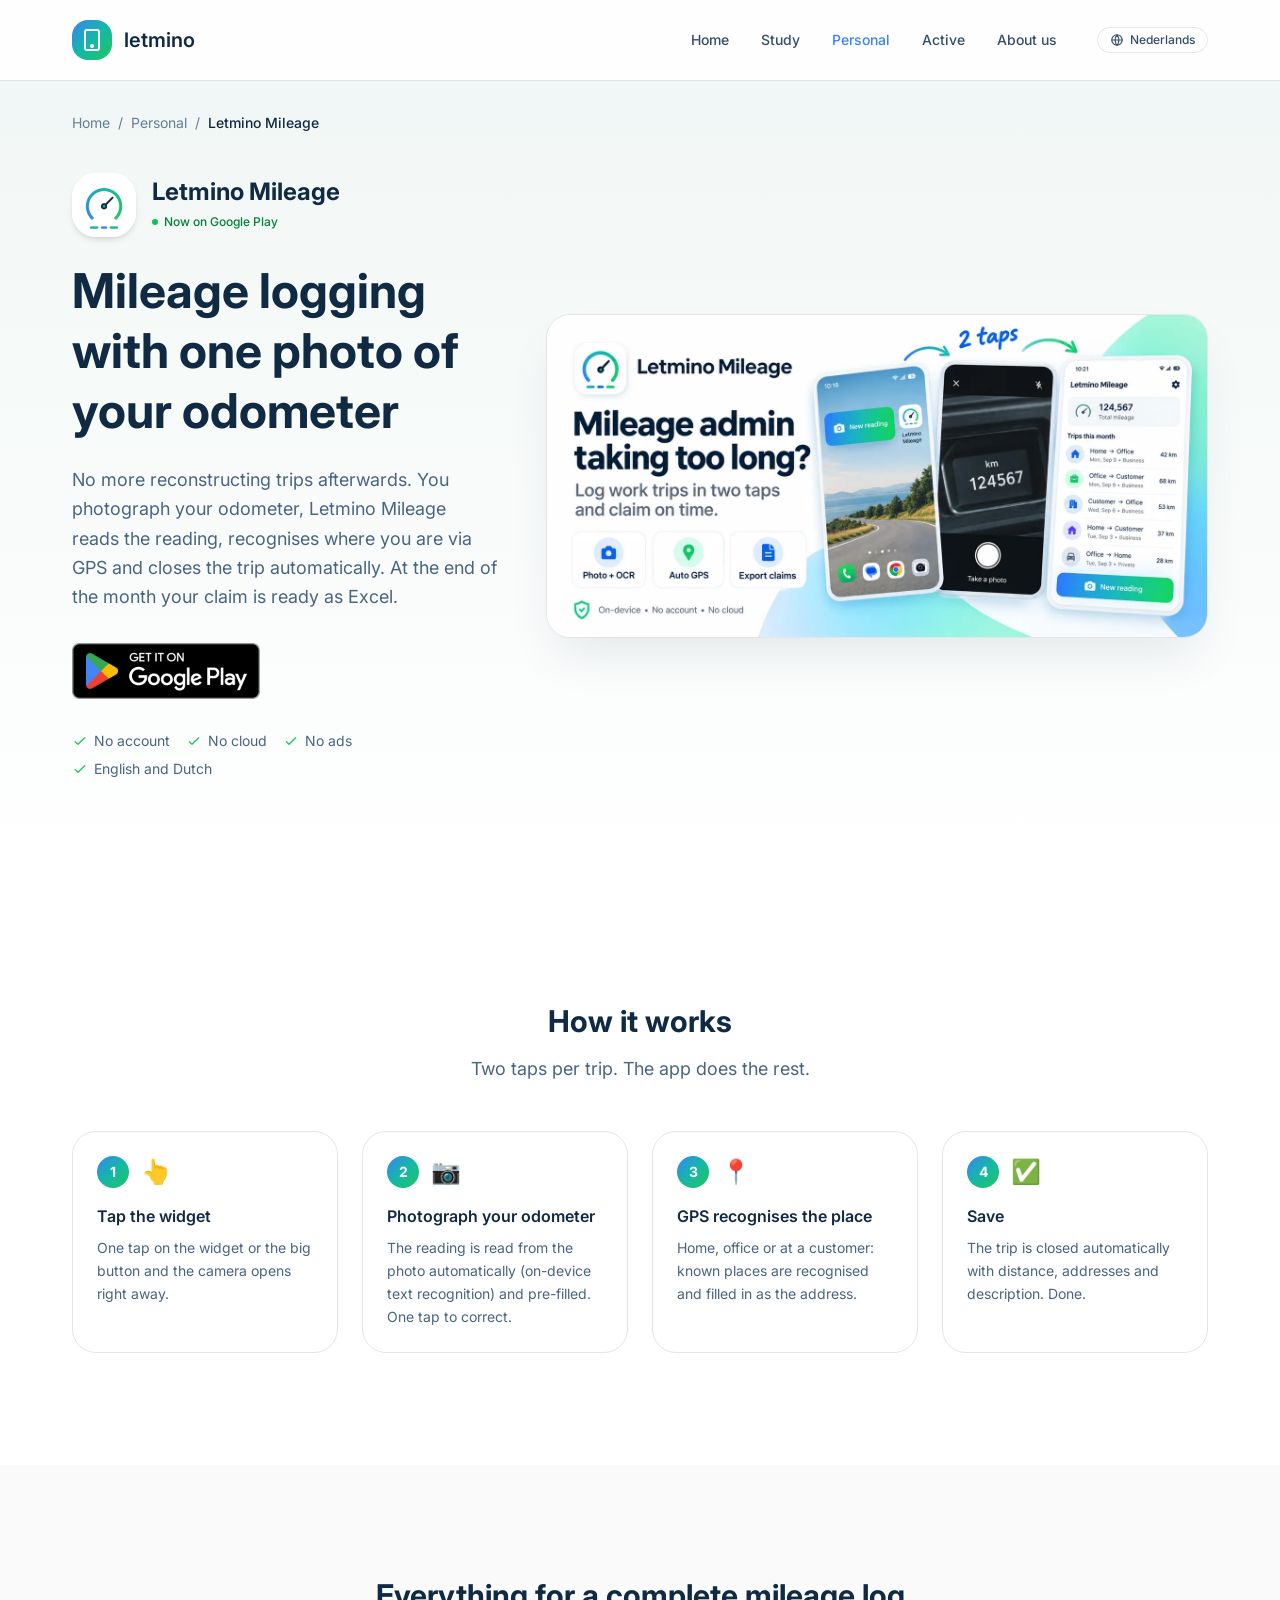
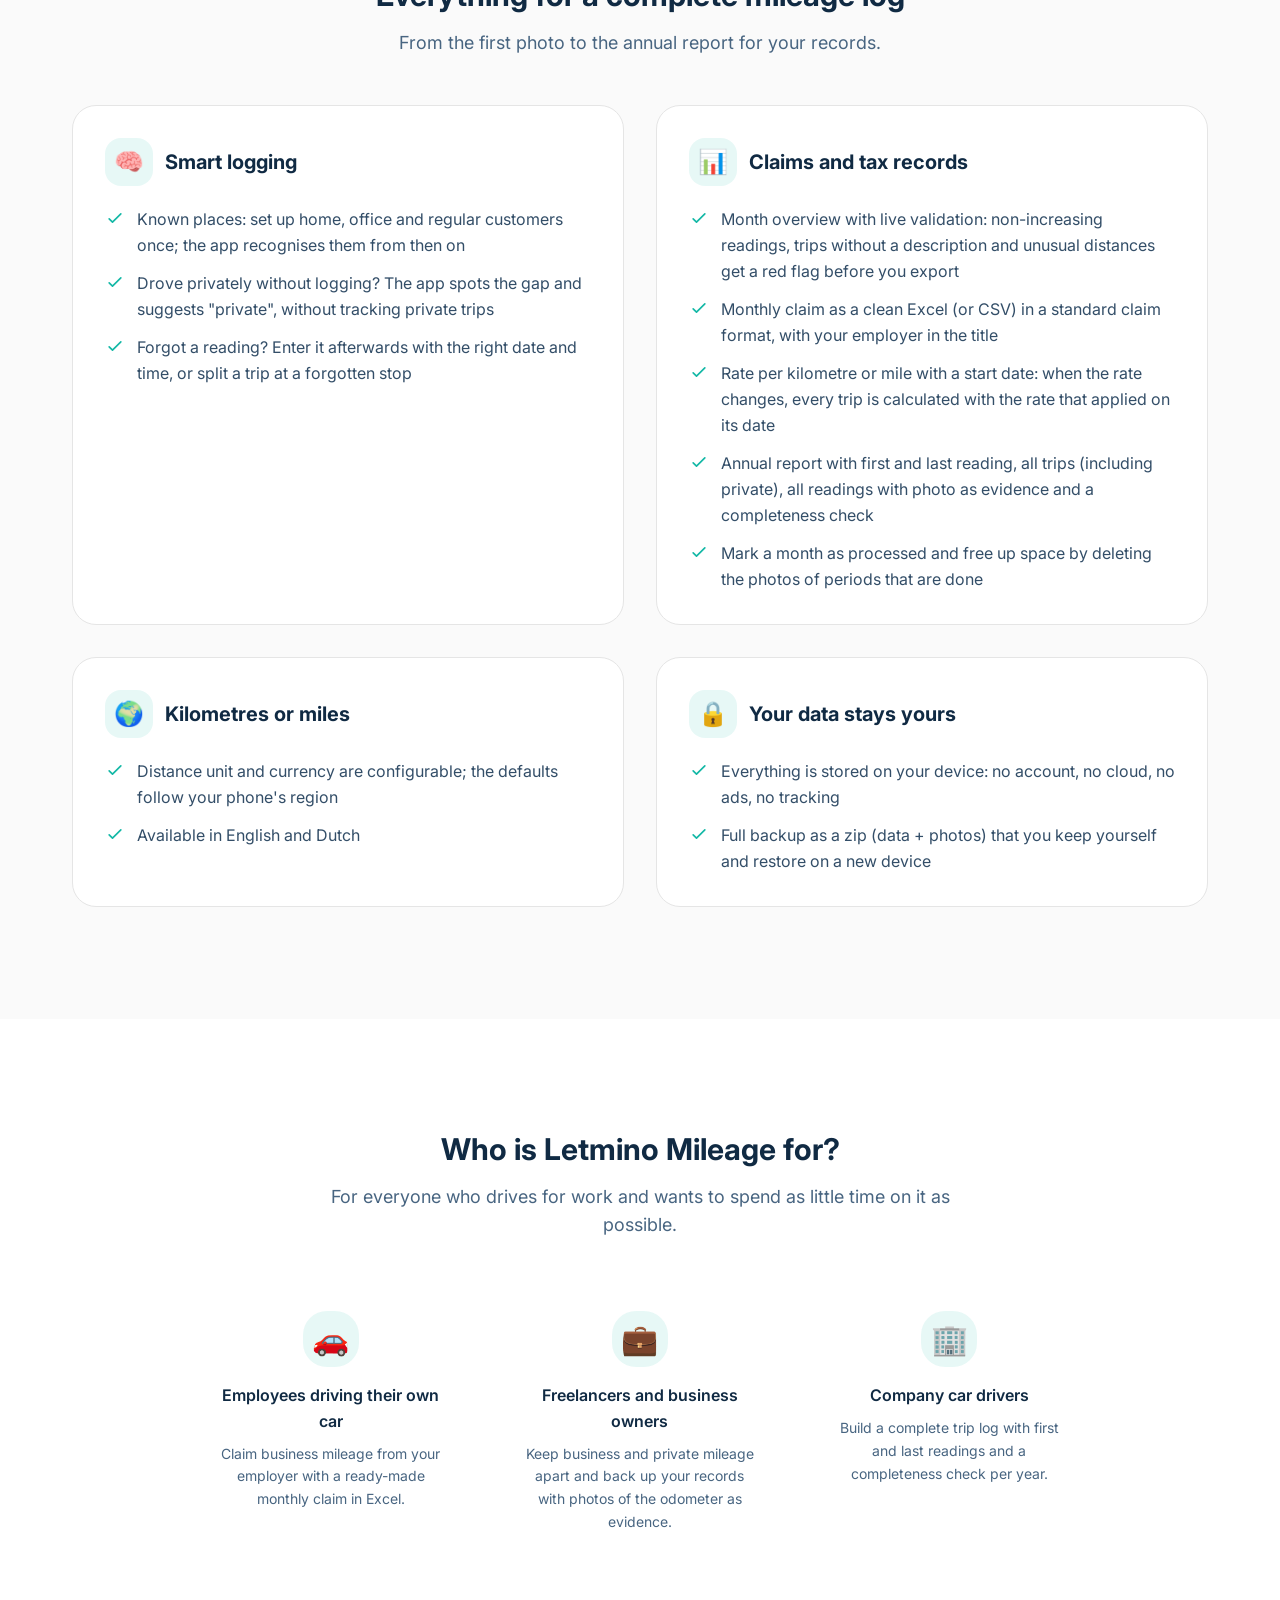
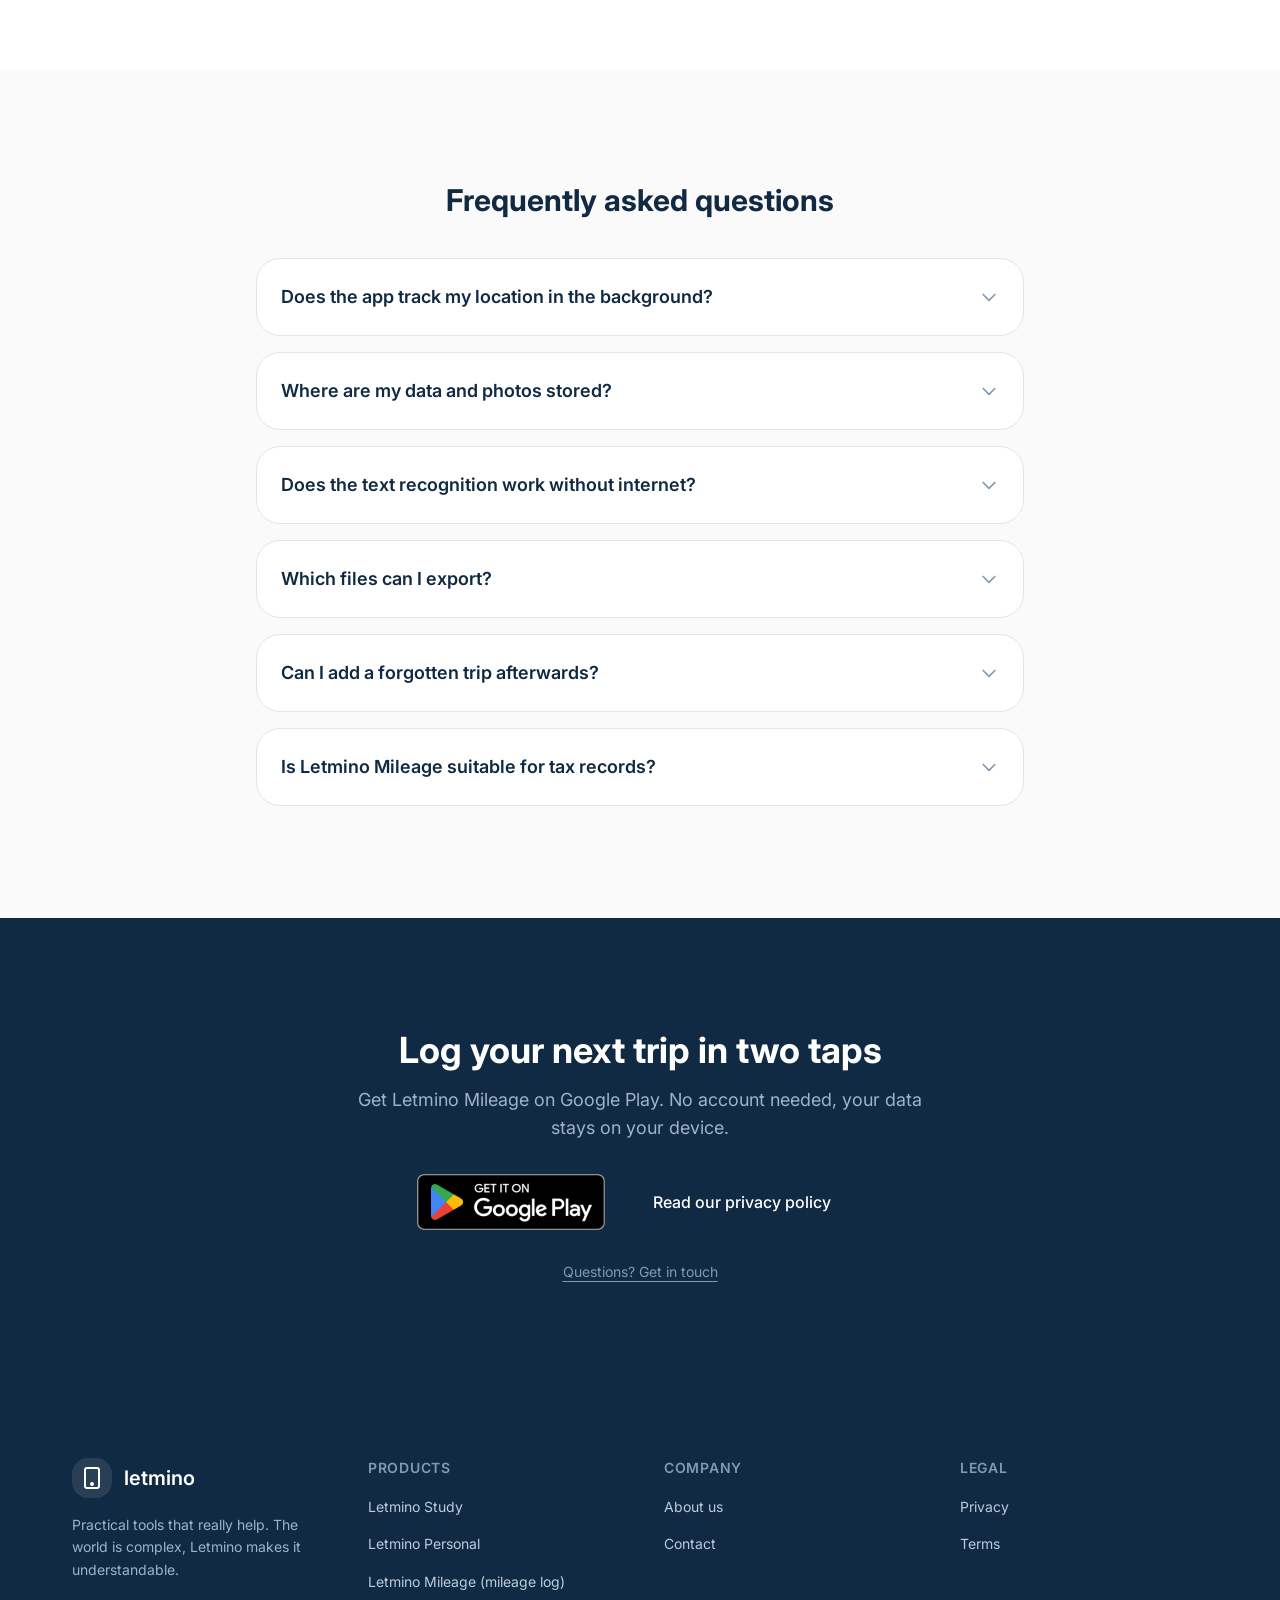
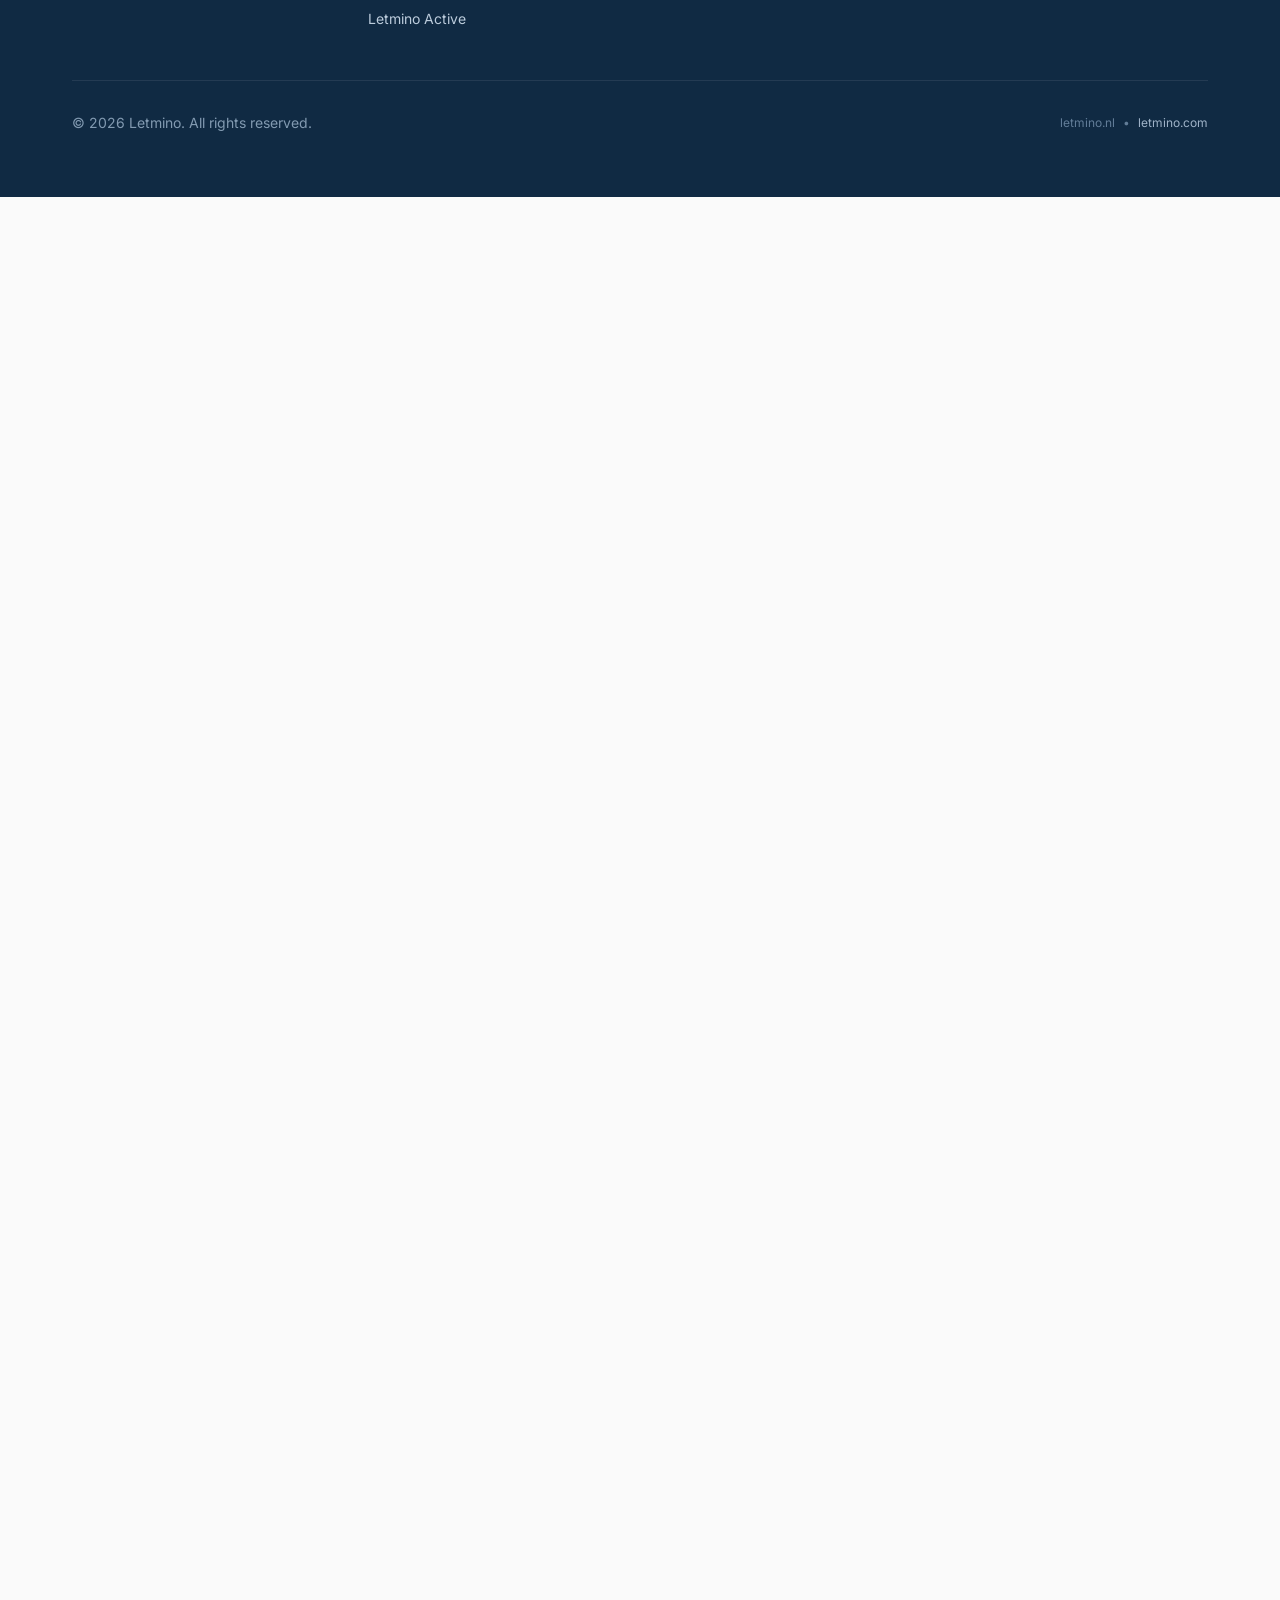
<file: personal/kilometerregistratie/index.html>
<!doctype html><title>Redirecting to: /personal/mileage</title><meta http-equiv="refresh" content="0;url=/personal/mileage"><meta name="robots" content="noindex"><link rel="canonical" href="https://www.letmino.com/personal/mileage"><body>	<a href="/personal/mileage">Redirecting from <code>/personal/kilometerregistratie/</code> to <code>/personal/mileage</code></a></body>
</file>
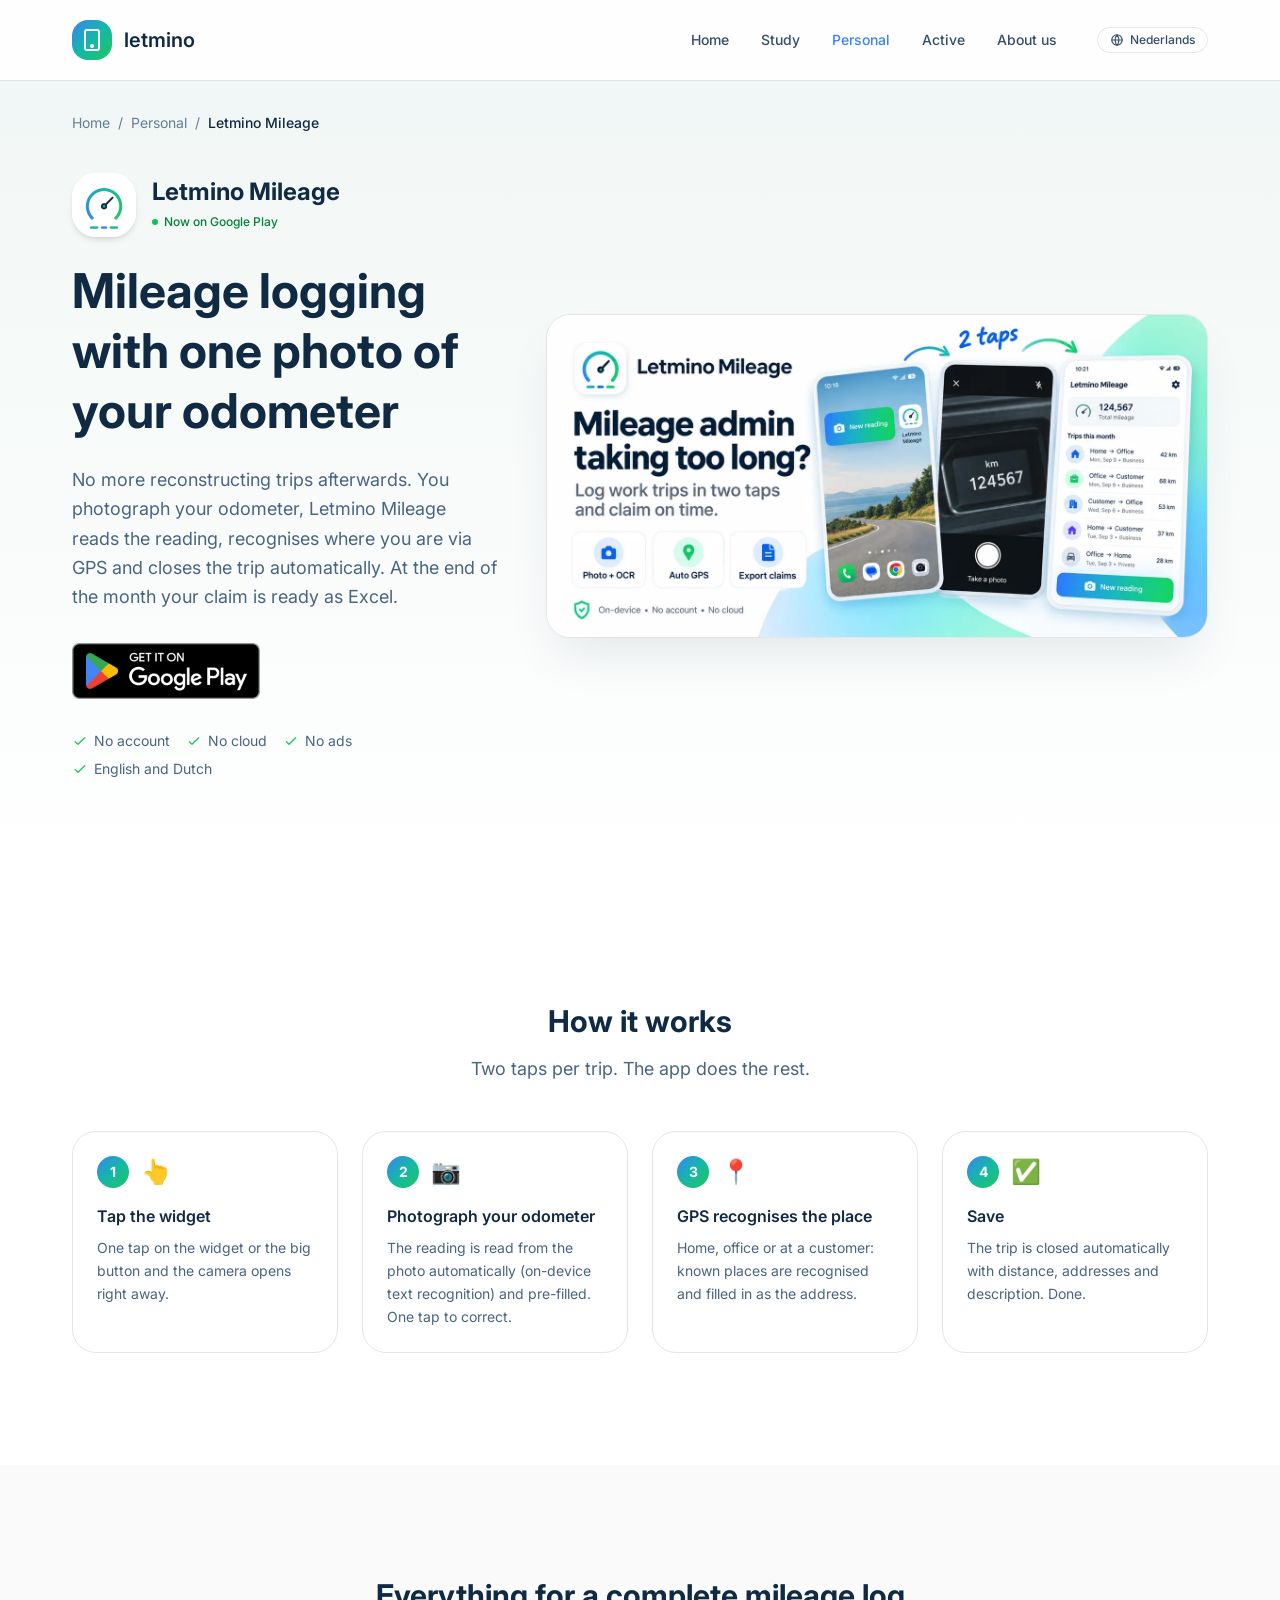
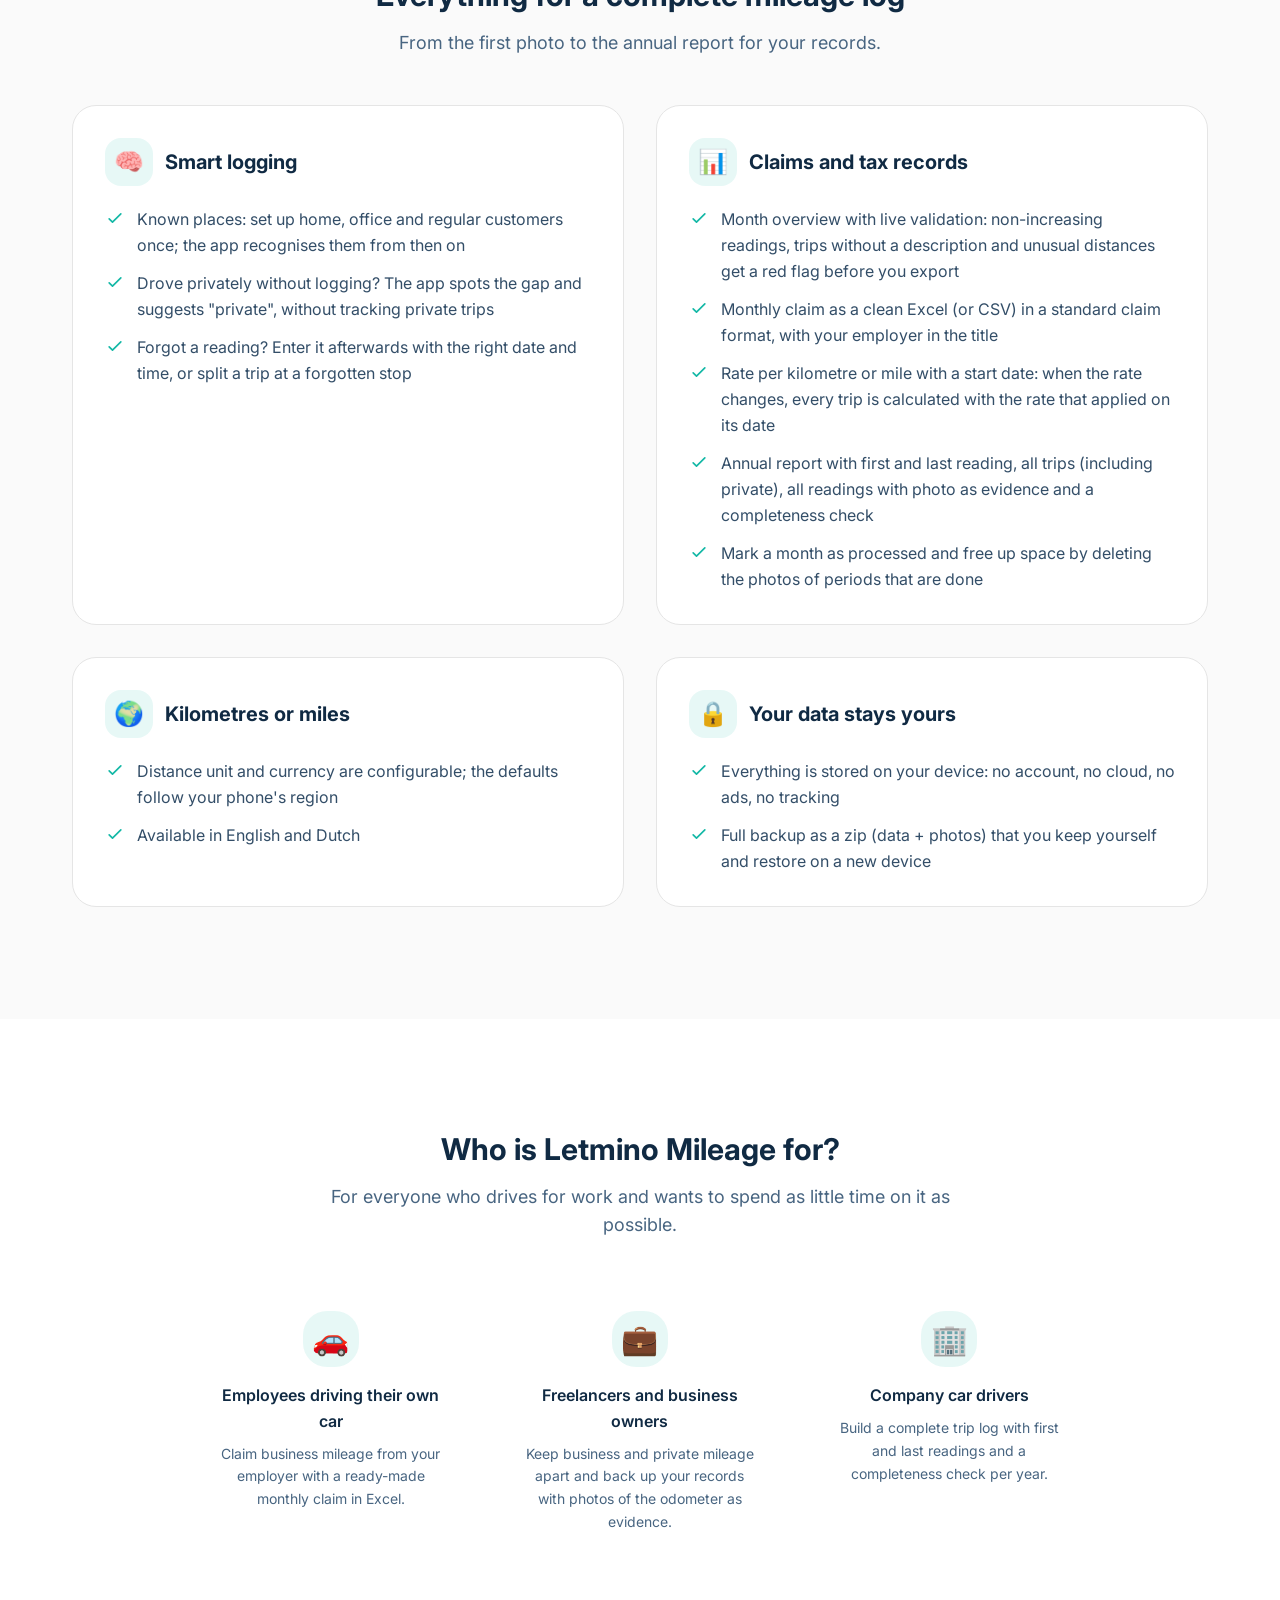
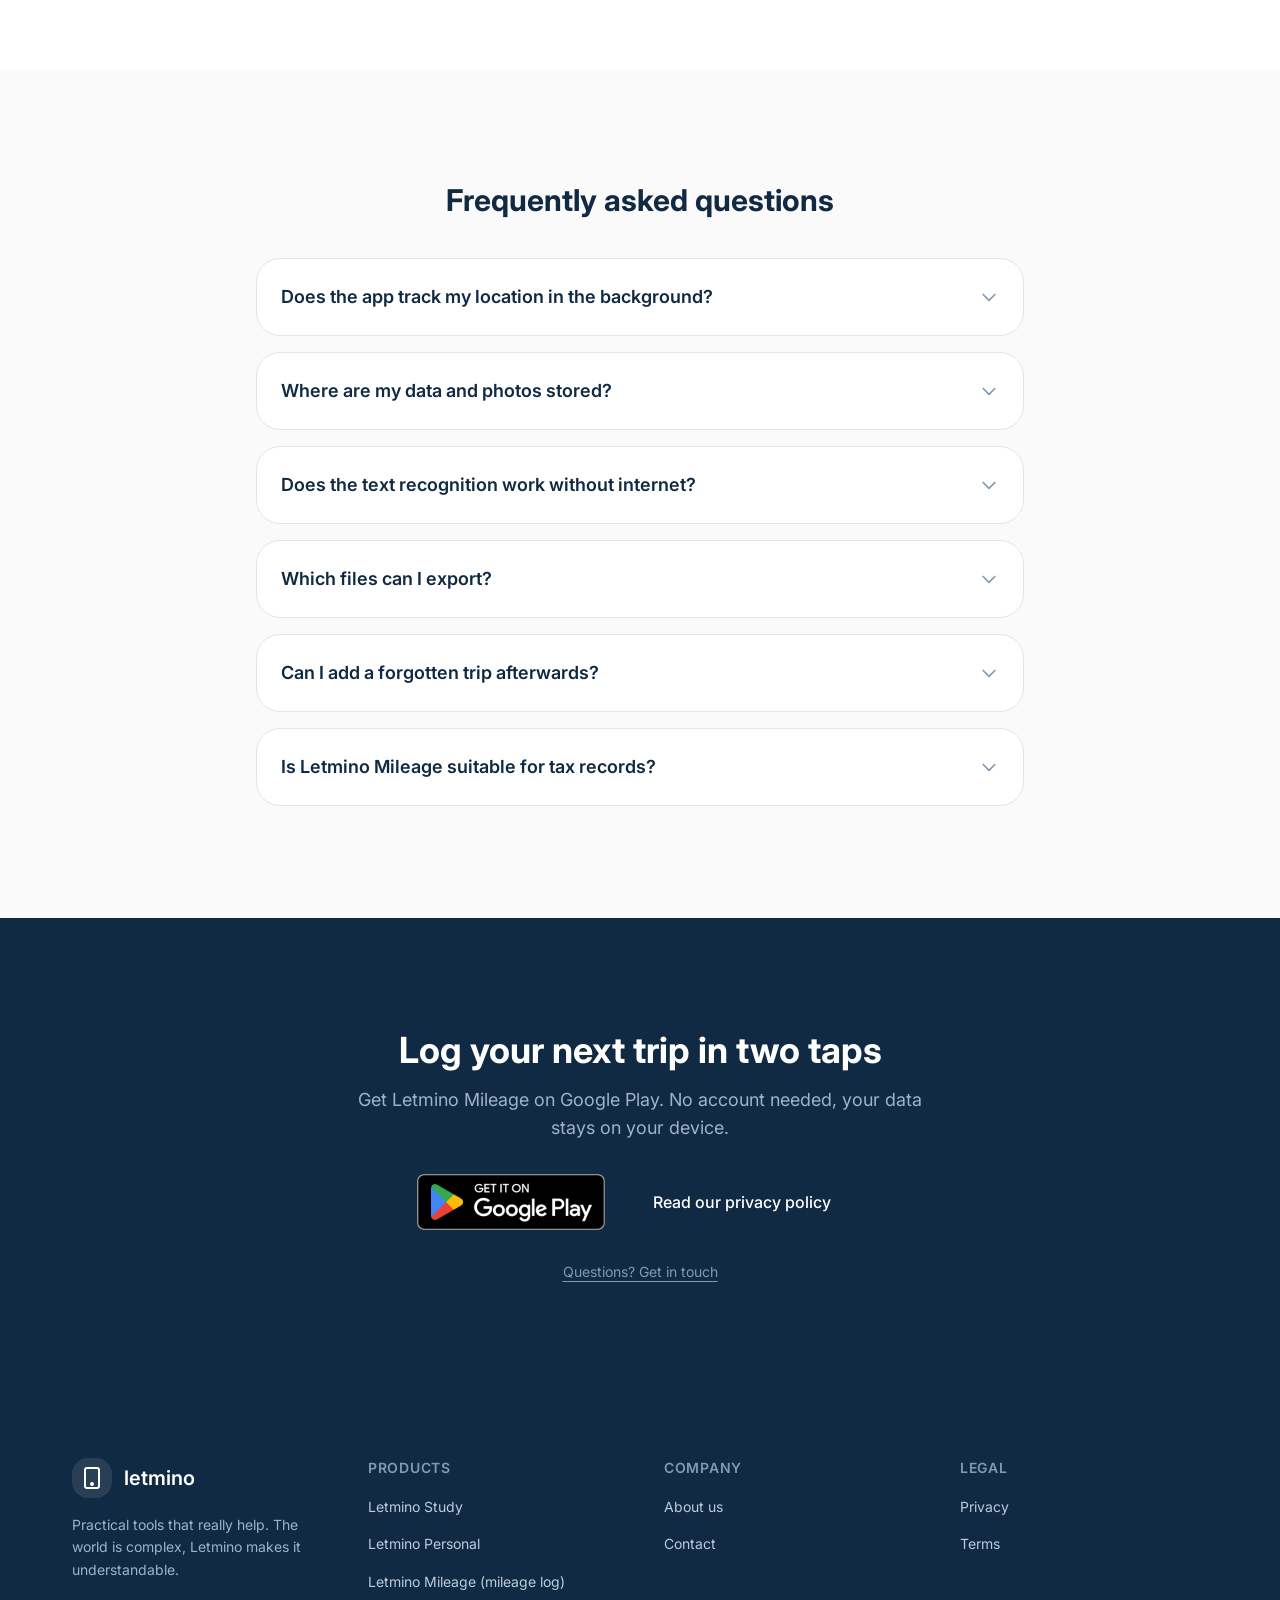
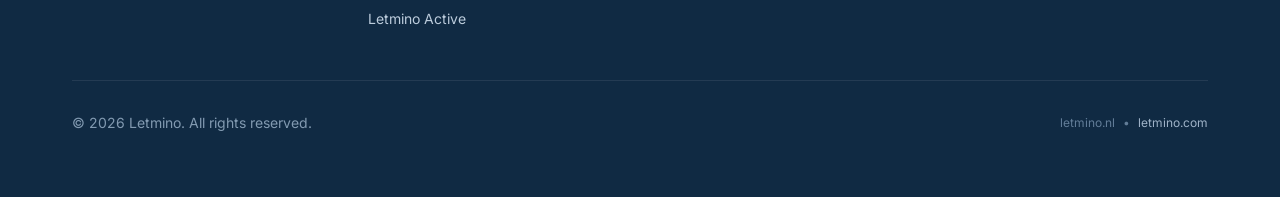
<file: personal/mileage/index.html>
<!DOCTYPE html><html lang="en"> <head><meta charset="UTF-8"><meta name="viewport" content="width=device-width, initial-scale=1.0"><link rel="icon" type="image/svg+xml" href="/favicon.svg"><link rel="canonical" href="https://www.letmino.com/personal/mileage/"><link rel="sitemap" type="application/xml" href="/sitemap-index.xml"><!-- Google tag (gtag.js) --><script async src="https://www.googletagmanager.com/gtag/js?id=G-MMR7P58PR5"></script><script>
      window.dataLayer = window.dataLayer || [];
      function gtag(){dataLayer.push(arguments);}
      gtag('js', new Date());

      gtag('config', 'G-MMR7P58PR5');
    </script><!-- Taalvarianten: dezelfde pagina op beide domeinen (pad per taal via alternatePaths) --><link rel="alternate" hreflang="nl" href="https://www.letmino.nl/personal/kilometerregistratie/"><link rel="alternate" hreflang="en" href="https://www.letmino.com/personal/mileage/"><link rel="alternate" hreflang="x-default" href="https://www.letmino.com/personal/mileage/"><!-- Primary Meta Tags --><title>Letmino Mileage: mileage log with one photo | Letmino</title><meta name="title" content="Letmino Mileage: mileage log with one photo | Letmino"><meta name="description" content="Mileage logging in two taps: photo of your odometer, OCR reads the reading, GPS recognises the place. Monthly claim as Excel. No account, no cloud."><meta name="robots" content="index, follow, max-image-preview:large"><meta name="theme-color" content="#ffffff"><!-- Open Graph / Facebook --><meta property="og:type" content="website"><meta property="og:site_name" content="Letmino"><meta property="og:locale" content="en_US"><meta property="og:url" content="https://www.letmino.com/personal/mileage/"><meta property="og:title" content="Letmino Mileage: mileage log with one photo | Letmino"><meta property="og:description" content="Mileage logging in two taps: photo of your odometer, OCR reads the reading, GPS recognises the place. Monthly claim as Excel. No account, no cloud."><meta property="og:image" content="https://www.letmino.com/images/og-mileage-en.jpg"><!-- Twitter --><meta property="twitter:card" content="summary_large_image"><meta property="twitter:url" content="https://www.letmino.com/personal/mileage/"><meta property="twitter:title" content="Letmino Mileage: mileage log with one photo | Letmino"><meta property="twitter:description" content="Mileage logging in two taps: photo of your odometer, OCR reads the reading, GPS recognises the place. Monthly claim as Excel. No account, no cloud."><meta property="twitter:image" content="https://www.letmino.com/images/og-mileage-en.jpg"><!-- Structured data (JSON-LD) --><script type="application/ld+json">{"@context":"https://schema.org","@type":"Organization","@id":"https://www.letmino.com/#organization","name":"Letmino","url":"https://www.letmino.com/","logo":"https://www.letmino.com/favicon.svg","email":"hello@letmino.nl"}</script><script type="application/ld+json">{"@context":"https://schema.org","@type":"WebSite","@id":"https://www.letmino.com/#website","name":"Letmino","url":"https://www.letmino.com/","description":"Letmino builds practical Android apps for learning, sports and productivity: times tables practice, mileage logging, a GPS bike computer and more. Ad-free, privacy-first and without the hassle.","inLanguage":"en","publisher":{"@id":"https://www.letmino.com/#organization"}}</script><script type="application/ld+json">{"@context":"https://schema.org","@type":"SoftwareApplication","@id":"https://www.letmino.com/personal/mileage/#app","name":"Letmino Mileage","alternateName":"Letmino KM","url":"https://www.letmino.com/personal/mileage/","image":"https://www.letmino.com/images/mileage_icon.png","screenshot":"https://www.letmino.com/images/mileage-feature-en.webp","description":"Mileage logging in two taps: photo of your odometer, OCR reads the reading, GPS recognises the place. Monthly claim as Excel. No account, no cloud.","applicationCategory":"BusinessApplication","applicationSubCategory":"Mileage log / trip log","operatingSystem":"Android","installUrl":"https://play.google.com/store/apps/details?id=com.letmino.mileage","downloadUrl":"https://play.google.com/store/apps/details?id=com.letmino.mileage","inLanguage":["nl","en"],"featureList":["Photograph the odometer with automatic on-device text recognition (OCR)","GPS recognition of known places: home, office, customers","Automatic trip closing with distance, addresses and description","Export monthly claim as Excel or CSV","Rate per kilometre or mile with a start date","Annual report with completeness check and photos as evidence","Local storage without account or cloud, backup as zip"],"publisher":{"@id":"https://www.letmino.com/#organization"},"author":{"@id":"https://www.letmino.com/#organization"}}</script><script type="application/ld+json">{"@context":"https://schema.org","@type":"BreadcrumbList","itemListElement":[{"@type":"ListItem","position":1,"name":"Home","item":"https://www.letmino.com/"},{"@type":"ListItem","position":2,"name":"Personal","item":"https://www.letmino.com/personal/"},{"@type":"ListItem","position":3,"name":"Letmino Mileage","item":"https://www.letmino.com/personal/mileage/"}]}</script><script type="application/ld+json">{"@context":"https://schema.org","@type":"FAQPage","mainEntity":[{"@type":"Question","name":"Does the app track my location in the background?","acceptedAnswer":{"@type":"Answer","text":"No. GPS is only used at the moment you record an odometer reading, to recognise the place. The app does not track trips and does not run in the background."}},{"@type":"Question","name":"Where are my data and photos stored?","acceptedAnswer":{"@type":"Answer","text":"Only on your own phone. There is no account and no cloud. With the backup function you create a zip with all data and photos yourself, which you restore on a new device."}},{"@type":"Question","name":"Does the text recognition work without internet?","acceptedAnswer":{"@type":"Answer","text":"Yes. The odometer reading is read from the photo on your device. Only converting GPS coordinates into an address needs an internet connection."}},{"@type":"Question","name":"Which files can I export?","acceptedAnswer":{"@type":"Answer","text":"Per month a claim as Excel or CSV in a standard claim format, and per year a report with all trips, all readings and the photos as evidence."}},{"@type":"Question","name":"Can I add a forgotten trip afterwards?","acceptedAnswer":{"@type":"Answer","text":"Yes. You enter a reading afterwards with the right date and time, or split an existing trip at a forgotten stop. Miles driven privately are marked as private with one tap."}},{"@type":"Question","name":"Is Letmino Mileage suitable for tax records?","acceptedAnswer":{"@type":"Answer","text":"The annual report contains first and last reading, all trips including private ones, all readings with photo as evidence and a completeness check. That gives you the substantiation a mileage log requires. Always check the current rules of your tax authority for your situation."}}]}</script><script type="application/ld+json">{"@context":"https://schema.org","@type":"WebPage","@id":"https://www.letmino.com/personal/mileage/","url":"https://www.letmino.com/personal/mileage/","name":"Letmino Mileage: mileage log with one photo","description":"Mileage logging in two taps: photo of your odometer, OCR reads the reading, GPS recognises the place. Monthly claim as Excel. No account, no cloud.","inLanguage":"en","isPartOf":{"@id":"https://www.letmino.com/#website"},"about":{"@id":"https://www.letmino.com/personal/mileage/#app"},"primaryImageOfPage":"https://www.letmino.com/images/mileage-feature-en.webp"}</script><!-- Fonts --><link rel="preconnect" href="https://fonts.googleapis.com"><link rel="preconnect" href="https://fonts.gstatic.com" crossorigin><link href="https://fonts.googleapis.com/css2?family=Inter:wght@400;500;600;700&family=Plus+Jakarta+Sans:wght@500;600;700;800&display=swap" rel="stylesheet"><meta name="generator" content="Astro v5.16.7"><link rel="stylesheet" href="/_astro/about.ETiXebV_.css"></head> <body class="min-h-screen flex flex-col"> <header class="sticky top-0 z-50 bg-white/80 backdrop-blur-lg border-b border-neutral-200"> <div class="container-custom"> <nav class="flex items-center justify-between h-16 md:h-20"> <!-- Logo --> <a href="/" class="flex items-center gap-3 group"> <div class="w-10 h-10 rounded-xl bg-gradient-brand flex items-center justify-center"> <svg viewBox="0 0 24 24" class="w-6 h-6 text-white" fill="none" stroke="currentColor" stroke-width="2"> <rect x="5" y="2" width="14" height="20" rx="2"></rect> <circle cx="12" cy="18" r="1" fill="currentColor"></circle> </svg> </div> <span class="text-xl font-semibold text-navy-900 group-hover:text-accent-blue transition-colors">
letmino
</span> </a> <!-- Desktop Navigation --> <div class="hidden md:flex items-center gap-8"> <a href="/" class="text-sm font-medium transition-colors hover:text-accent-blue text-navy-700"> Home </a><a href="/study" class="text-sm font-medium transition-colors hover:text-accent-blue text-navy-700"> Study </a><a href="/personal" class="text-sm font-medium transition-colors hover:text-accent-blue text-accent-blue"> Personal </a><a href="/active" class="text-sm font-medium transition-colors hover:text-accent-blue text-navy-700"> Active </a><a href="/about" class="text-sm font-medium transition-colors hover:text-accent-blue text-navy-700"> About us </a> <a href="https://www.letmino.nl/personal/kilometerregistratie/" hreflang="nl" lang="nl" title="View this page in Dutch on letmino.nl" class="ml-2 inline-flex items-center gap-1.5 rounded-full border border-neutral-200 px-3 py-1 text-xs font-medium text-navy-700 transition-colors hover:border-accent-blue hover:text-accent-blue"> <svg class="h-3.5 w-3.5" viewBox="0 0 24 24" fill="none" stroke="currentColor" stroke-width="2" aria-hidden="true"> <circle cx="12" cy="12" r="9"></circle> <path d="M3 12h18M12 3a14 14 0 0 1 0 18M12 3a14 14 0 0 0 0 18"></path> </svg> Nederlands </a> </div> <!-- Mobile Menu Button --> <button id="mobile-menu-btn" class="md:hidden p-2 rounded-lg hover:bg-neutral-100 transition-colors" aria-label="Open menu"> <svg class="w-6 h-6 text-navy-900" fill="none" stroke="currentColor" viewBox="0 0 24 24"> <path stroke-linecap="round" stroke-linejoin="round" stroke-width="2" d="M4 6h16M4 12h16M4 18h16"></path> </svg> </button> </nav> </div> <!-- Mobile Menu --> <div id="mobile-menu" class="hidden md:hidden border-t border-neutral-200 bg-white"> <div class="container-custom py-4 space-y-2"> <a href="/" class="block px-4 py-2 rounded-lg text-sm font-medium transition-colors hover:bg-neutral-100 text-navy-700"> Home </a><a href="/study" class="block px-4 py-2 rounded-lg text-sm font-medium transition-colors hover:bg-neutral-100 text-navy-700"> Study </a><a href="/personal" class="block px-4 py-2 rounded-lg text-sm font-medium transition-colors hover:bg-neutral-100 text-accent-blue bg-accent-blue/5"> Personal </a><a href="/active" class="block px-4 py-2 rounded-lg text-sm font-medium transition-colors hover:bg-neutral-100 text-navy-700"> Active </a><a href="/about" class="block px-4 py-2 rounded-lg text-sm font-medium transition-colors hover:bg-neutral-100 text-navy-700"> About us </a> <a href="https://www.letmino.nl/personal/kilometerregistratie/" hreflang="nl" lang="nl" title="View this page in Dutch on letmino.nl" class="block px-4 py-2 rounded-lg text-sm font-medium text-navy-500 transition-colors hover:bg-neutral-100">
🌐 Nederlands </a> </div> </div> </header> <script type="module">const e=document.getElementById("mobile-menu-btn"),n=document.getElementById("mobile-menu");e?.addEventListener("click",()=>{n?.classList.toggle("hidden")});</script> <main class="flex-1">   <section class="relative bg-gradient-to-b from-accent-teal/5 to-white pt-8 pb-20 md:pb-28"> <div class="container-custom"> <!-- Broodkruimelpad --> <nav aria-label="Breadcrumb" class="mb-10 text-sm text-navy-500"> <ol class="flex flex-wrap items-center gap-2"> <li><a href="/" class="hover:text-accent-teal transition-colors">Home</a></li> <li aria-hidden="true">/</li> <li><a href="/personal" class="hover:text-accent-teal transition-colors">Personal</a></li> <li aria-hidden="true">/</li> <li aria-current="page" class="text-navy-900 font-medium">Letmino Mileage</li> </ol> </nav> <div class="grid lg:grid-cols-5 gap-12 items-center"> <div class="lg:col-span-2"> <div class="flex items-center gap-4 mb-6"> <div class="w-16 h-16 flex-shrink-0 rounded-2xl bg-white shadow-md overflow-hidden"> <img src="/images/mileage_icon.png" alt="Letmino Mileage logo" width="64" height="64" class="w-full h-full object-cover"> </div> <div> <p class="text-2xl font-bold text-navy-900 leading-tight">Letmino Mileage</p> <span class="inline-flex items-center gap-1.5 text-xs font-medium text-green-700"> <span class="w-1.5 h-1.5 rounded-full bg-green-500"></span> Now on Google Play </span> </div> </div> <h1 class="text-3xl md:text-4xl lg:text-5xl font-bold text-navy-900 mb-6 leading-tight"> Mileage logging with one photo of your odometer </h1> <p class="text-lg text-navy-600 mb-8 leading-relaxed"> No more reconstructing trips afterwards. You photograph your odometer, Letmino Mileage reads the reading, recognises where you are via GPS and closes the trip automatically. At the end of the month your claim is ready as Excel. </p> <a href="https://play.google.com/store/apps/details?id=com.letmino.mileage" target="_blank" rel="noopener noreferrer" class="inline-block mb-6"> <img src="/images/google-play-badge-en.png" alt="Get it on Google Play" class="h-14 w-auto hover:scale-105 transition-transform"> </a> <ul class="flex flex-wrap gap-x-4 gap-y-2 text-sm text-navy-600"> <li class="inline-flex items-center gap-1.5"> <svg class="w-4 h-4 text-accent-green" fill="none" stroke="currentColor" viewBox="0 0 24 24"> <path stroke-linecap="round" stroke-linejoin="round" stroke-width="2" d="M5 13l4 4L19 7"></path> </svg> No account </li><li class="inline-flex items-center gap-1.5"> <svg class="w-4 h-4 text-accent-green" fill="none" stroke="currentColor" viewBox="0 0 24 24"> <path stroke-linecap="round" stroke-linejoin="round" stroke-width="2" d="M5 13l4 4L19 7"></path> </svg> No cloud </li><li class="inline-flex items-center gap-1.5"> <svg class="w-4 h-4 text-accent-green" fill="none" stroke="currentColor" viewBox="0 0 24 24"> <path stroke-linecap="round" stroke-linejoin="round" stroke-width="2" d="M5 13l4 4L19 7"></path> </svg> No ads </li><li class="inline-flex items-center gap-1.5"> <svg class="w-4 h-4 text-accent-green" fill="none" stroke="currentColor" viewBox="0 0 24 24"> <path stroke-linecap="round" stroke-linejoin="round" stroke-width="2" d="M5 13l4 4L19 7"></path> </svg> English and Dutch </li> </ul> </div> <div class="lg:col-span-3"> <img src="/images/mileage-feature-en.webp" alt="Letmino Mileage: the widget, a photo of the odometer and the monthly overview with trips" width="1400" height="684" fetchpriority="high" class="w-full rounded-3xl shadow-2xl shadow-navy-900/10 border border-neutral-200"> </div> </div> </div> </section>  <section class="py-20 md:py-28 bg-white"> <div class="container-custom"> <div class="text-center mb-12"> <h2 class="text-3xl font-bold text-navy-900 mb-4">How it works</h2> <p class="text-lg text-navy-600">Two taps per trip. The app does the rest.</p> </div> <ol class="grid md:grid-cols-2 lg:grid-cols-4 gap-6"> <li class="relative bg-white rounded-2xl border border-neutral-200 p-6 card-hover"> <div class="flex items-center gap-3 mb-4"> <span class="w-8 h-8 rounded-full bg-gradient-brand text-white text-sm font-bold flex items-center justify-center"> 1 </span> <span class="text-2xl" aria-hidden="true">👆</span> </div> <h3 class="font-semibold text-navy-900 mb-2">Tap the widget</h3> <p class="text-sm text-navy-600 leading-relaxed">One tap on the widget or the big button and the camera opens right away.</p> </li><li class="relative bg-white rounded-2xl border border-neutral-200 p-6 card-hover"> <div class="flex items-center gap-3 mb-4"> <span class="w-8 h-8 rounded-full bg-gradient-brand text-white text-sm font-bold flex items-center justify-center"> 2 </span> <span class="text-2xl" aria-hidden="true">📷</span> </div> <h3 class="font-semibold text-navy-900 mb-2">Photograph your odometer</h3> <p class="text-sm text-navy-600 leading-relaxed">The reading is read from the photo automatically (on-device text recognition) and pre-filled. One tap to correct.</p> </li><li class="relative bg-white rounded-2xl border border-neutral-200 p-6 card-hover"> <div class="flex items-center gap-3 mb-4"> <span class="w-8 h-8 rounded-full bg-gradient-brand text-white text-sm font-bold flex items-center justify-center"> 3 </span> <span class="text-2xl" aria-hidden="true">📍</span> </div> <h3 class="font-semibold text-navy-900 mb-2">GPS recognises the place</h3> <p class="text-sm text-navy-600 leading-relaxed">Home, office or at a customer: known places are recognised and filled in as the address.</p> </li><li class="relative bg-white rounded-2xl border border-neutral-200 p-6 card-hover"> <div class="flex items-center gap-3 mb-4"> <span class="w-8 h-8 rounded-full bg-gradient-brand text-white text-sm font-bold flex items-center justify-center"> 4 </span> <span class="text-2xl" aria-hidden="true">✅</span> </div> <h3 class="font-semibold text-navy-900 mb-2">Save</h3> <p class="text-sm text-navy-600 leading-relaxed">The trip is closed automatically with distance, addresses and description. Done.</p> </li> </ol> </div> </section>  <section class="py-20 md:py-28 bg-neutral-50"> <div class="container-custom"> <div class="text-center mb-12"> <h2 class="text-3xl font-bold text-navy-900 mb-4">Everything for a complete mileage log</h2> <p class="text-lg text-navy-600 max-w-2xl mx-auto">From the first photo to the annual report for your records.</p> </div> <div class="grid md:grid-cols-2 gap-8"> <div class="bg-white rounded-2xl border border-neutral-200 p-8"> <div class="flex items-center gap-3 mb-5"> <div class="w-12 h-12 rounded-xl bg-accent-teal/10 flex items-center justify-center text-2xl" aria-hidden="true"> 🧠 </div> <h3 class="text-xl font-bold text-navy-900">Smart logging</h3> </div> <ul class="space-y-3"> <li class="flex items-start gap-3 text-navy-700 leading-relaxed"> <svg class="w-5 h-5 text-accent-teal flex-shrink-0 mt-0.5" fill="none" stroke="currentColor" viewBox="0 0 24 24"> <path stroke-linecap="round" stroke-linejoin="round" stroke-width="2" d="M5 13l4 4L19 7"></path> </svg> <span>Known places: set up home, office and regular customers once; the app recognises them from then on</span> </li><li class="flex items-start gap-3 text-navy-700 leading-relaxed"> <svg class="w-5 h-5 text-accent-teal flex-shrink-0 mt-0.5" fill="none" stroke="currentColor" viewBox="0 0 24 24"> <path stroke-linecap="round" stroke-linejoin="round" stroke-width="2" d="M5 13l4 4L19 7"></path> </svg> <span>Drove privately without logging? The app spots the gap and suggests &quot;private&quot;, without tracking private trips</span> </li><li class="flex items-start gap-3 text-navy-700 leading-relaxed"> <svg class="w-5 h-5 text-accent-teal flex-shrink-0 mt-0.5" fill="none" stroke="currentColor" viewBox="0 0 24 24"> <path stroke-linecap="round" stroke-linejoin="round" stroke-width="2" d="M5 13l4 4L19 7"></path> </svg> <span>Forgot a reading? Enter it afterwards with the right date and time, or split a trip at a forgotten stop</span> </li> </ul> </div><div class="bg-white rounded-2xl border border-neutral-200 p-8"> <div class="flex items-center gap-3 mb-5"> <div class="w-12 h-12 rounded-xl bg-accent-teal/10 flex items-center justify-center text-2xl" aria-hidden="true"> 📊 </div> <h3 class="text-xl font-bold text-navy-900">Claims and tax records</h3> </div> <ul class="space-y-3"> <li class="flex items-start gap-3 text-navy-700 leading-relaxed"> <svg class="w-5 h-5 text-accent-teal flex-shrink-0 mt-0.5" fill="none" stroke="currentColor" viewBox="0 0 24 24"> <path stroke-linecap="round" stroke-linejoin="round" stroke-width="2" d="M5 13l4 4L19 7"></path> </svg> <span>Month overview with live validation: non-increasing readings, trips without a description and unusual distances get a red flag before you export</span> </li><li class="flex items-start gap-3 text-navy-700 leading-relaxed"> <svg class="w-5 h-5 text-accent-teal flex-shrink-0 mt-0.5" fill="none" stroke="currentColor" viewBox="0 0 24 24"> <path stroke-linecap="round" stroke-linejoin="round" stroke-width="2" d="M5 13l4 4L19 7"></path> </svg> <span>Monthly claim as a clean Excel (or CSV) in a standard claim format, with your employer in the title</span> </li><li class="flex items-start gap-3 text-navy-700 leading-relaxed"> <svg class="w-5 h-5 text-accent-teal flex-shrink-0 mt-0.5" fill="none" stroke="currentColor" viewBox="0 0 24 24"> <path stroke-linecap="round" stroke-linejoin="round" stroke-width="2" d="M5 13l4 4L19 7"></path> </svg> <span>Rate per kilometre or mile with a start date: when the rate changes, every trip is calculated with the rate that applied on its date</span> </li><li class="flex items-start gap-3 text-navy-700 leading-relaxed"> <svg class="w-5 h-5 text-accent-teal flex-shrink-0 mt-0.5" fill="none" stroke="currentColor" viewBox="0 0 24 24"> <path stroke-linecap="round" stroke-linejoin="round" stroke-width="2" d="M5 13l4 4L19 7"></path> </svg> <span>Annual report with first and last reading, all trips (including private), all readings with photo as evidence and a completeness check</span> </li><li class="flex items-start gap-3 text-navy-700 leading-relaxed"> <svg class="w-5 h-5 text-accent-teal flex-shrink-0 mt-0.5" fill="none" stroke="currentColor" viewBox="0 0 24 24"> <path stroke-linecap="round" stroke-linejoin="round" stroke-width="2" d="M5 13l4 4L19 7"></path> </svg> <span>Mark a month as processed and free up space by deleting the photos of periods that are done</span> </li> </ul> </div><div class="bg-white rounded-2xl border border-neutral-200 p-8"> <div class="flex items-center gap-3 mb-5"> <div class="w-12 h-12 rounded-xl bg-accent-teal/10 flex items-center justify-center text-2xl" aria-hidden="true"> 🌍 </div> <h3 class="text-xl font-bold text-navy-900">Kilometres or miles</h3> </div> <ul class="space-y-3"> <li class="flex items-start gap-3 text-navy-700 leading-relaxed"> <svg class="w-5 h-5 text-accent-teal flex-shrink-0 mt-0.5" fill="none" stroke="currentColor" viewBox="0 0 24 24"> <path stroke-linecap="round" stroke-linejoin="round" stroke-width="2" d="M5 13l4 4L19 7"></path> </svg> <span>Distance unit and currency are configurable; the defaults follow your phone&#39;s region</span> </li><li class="flex items-start gap-3 text-navy-700 leading-relaxed"> <svg class="w-5 h-5 text-accent-teal flex-shrink-0 mt-0.5" fill="none" stroke="currentColor" viewBox="0 0 24 24"> <path stroke-linecap="round" stroke-linejoin="round" stroke-width="2" d="M5 13l4 4L19 7"></path> </svg> <span>Available in English and Dutch</span> </li> </ul> </div><div class="bg-white rounded-2xl border border-neutral-200 p-8"> <div class="flex items-center gap-3 mb-5"> <div class="w-12 h-12 rounded-xl bg-accent-teal/10 flex items-center justify-center text-2xl" aria-hidden="true"> 🔒 </div> <h3 class="text-xl font-bold text-navy-900">Your data stays yours</h3> </div> <ul class="space-y-3"> <li class="flex items-start gap-3 text-navy-700 leading-relaxed"> <svg class="w-5 h-5 text-accent-teal flex-shrink-0 mt-0.5" fill="none" stroke="currentColor" viewBox="0 0 24 24"> <path stroke-linecap="round" stroke-linejoin="round" stroke-width="2" d="M5 13l4 4L19 7"></path> </svg> <span>Everything is stored on your device: no account, no cloud, no ads, no tracking</span> </li><li class="flex items-start gap-3 text-navy-700 leading-relaxed"> <svg class="w-5 h-5 text-accent-teal flex-shrink-0 mt-0.5" fill="none" stroke="currentColor" viewBox="0 0 24 24"> <path stroke-linecap="round" stroke-linejoin="round" stroke-width="2" d="M5 13l4 4L19 7"></path> </svg> <span>Full backup as a zip (data + photos) that you keep yourself and restore on a new device</span> </li> </ul> </div> </div> </div> </section>  <section class="py-20 md:py-28 bg-white"> <div class="container-custom"> <div class="text-center mb-12"> <h2 class="text-3xl font-bold text-navy-900 mb-4">Who is Letmino Mileage for?</h2> <p class="text-lg text-navy-600 max-w-2xl mx-auto">For everyone who drives for work and wants to spend as little time on it as possible.</p> </div> <div class="grid md:grid-cols-3 gap-8 max-w-4xl mx-auto"> <div class="text-center p-6"> <div class="w-14 h-14 mx-auto mb-4 rounded-2xl bg-accent-teal/10 flex items-center justify-center"> <span class="text-3xl" aria-hidden="true">🚗</span> </div> <h3 class="font-semibold text-navy-900 mb-2">Employees driving their own car</h3> <p class="text-sm text-navy-600 leading-relaxed">Claim business mileage from your employer with a ready-made monthly claim in Excel.</p> </div><div class="text-center p-6"> <div class="w-14 h-14 mx-auto mb-4 rounded-2xl bg-accent-teal/10 flex items-center justify-center"> <span class="text-3xl" aria-hidden="true">💼</span> </div> <h3 class="font-semibold text-navy-900 mb-2">Freelancers and business owners</h3> <p class="text-sm text-navy-600 leading-relaxed">Keep business and private mileage apart and back up your records with photos of the odometer as evidence.</p> </div><div class="text-center p-6"> <div class="w-14 h-14 mx-auto mb-4 rounded-2xl bg-accent-teal/10 flex items-center justify-center"> <span class="text-3xl" aria-hidden="true">🏢</span> </div> <h3 class="font-semibold text-navy-900 mb-2">Company car drivers</h3> <p class="text-sm text-navy-600 leading-relaxed">Build a complete trip log with first and last readings and a completeness check per year.</p> </div> </div> </div> </section>  <section class="py-20 md:py-28 bg-neutral-50"> <div class="container-custom"> <div class="max-w-3xl mx-auto"> <h2 class="text-3xl font-bold text-navy-900 mb-10 text-center">Frequently asked questions</h2> <div class="space-y-4"> <details class="group bg-white rounded-2xl border border-neutral-200 p-6"> <summary class="flex items-center justify-between gap-4 cursor-pointer list-none font-semibold text-navy-900"> <h3 class="text-base md:text-lg font-semibold">Does the app track my location in the background?</h3> <svg class="w-5 h-5 text-navy-400 flex-shrink-0 transition-transform group-open:rotate-180" fill="none" stroke="currentColor" viewBox="0 0 24 24"> <path stroke-linecap="round" stroke-linejoin="round" stroke-width="2" d="M19 9l-7 7-7-7"></path> </svg> </summary> <p class="mt-4 text-navy-600 leading-relaxed">No. GPS is only used at the moment you record an odometer reading, to recognise the place. The app does not track trips and does not run in the background.</p> </details><details class="group bg-white rounded-2xl border border-neutral-200 p-6"> <summary class="flex items-center justify-between gap-4 cursor-pointer list-none font-semibold text-navy-900"> <h3 class="text-base md:text-lg font-semibold">Where are my data and photos stored?</h3> <svg class="w-5 h-5 text-navy-400 flex-shrink-0 transition-transform group-open:rotate-180" fill="none" stroke="currentColor" viewBox="0 0 24 24"> <path stroke-linecap="round" stroke-linejoin="round" stroke-width="2" d="M19 9l-7 7-7-7"></path> </svg> </summary> <p class="mt-4 text-navy-600 leading-relaxed">Only on your own phone. There is no account and no cloud. With the backup function you create a zip with all data and photos yourself, which you restore on a new device.</p> </details><details class="group bg-white rounded-2xl border border-neutral-200 p-6"> <summary class="flex items-center justify-between gap-4 cursor-pointer list-none font-semibold text-navy-900"> <h3 class="text-base md:text-lg font-semibold">Does the text recognition work without internet?</h3> <svg class="w-5 h-5 text-navy-400 flex-shrink-0 transition-transform group-open:rotate-180" fill="none" stroke="currentColor" viewBox="0 0 24 24"> <path stroke-linecap="round" stroke-linejoin="round" stroke-width="2" d="M19 9l-7 7-7-7"></path> </svg> </summary> <p class="mt-4 text-navy-600 leading-relaxed">Yes. The odometer reading is read from the photo on your device. Only converting GPS coordinates into an address needs an internet connection.</p> </details><details class="group bg-white rounded-2xl border border-neutral-200 p-6"> <summary class="flex items-center justify-between gap-4 cursor-pointer list-none font-semibold text-navy-900"> <h3 class="text-base md:text-lg font-semibold">Which files can I export?</h3> <svg class="w-5 h-5 text-navy-400 flex-shrink-0 transition-transform group-open:rotate-180" fill="none" stroke="currentColor" viewBox="0 0 24 24"> <path stroke-linecap="round" stroke-linejoin="round" stroke-width="2" d="M19 9l-7 7-7-7"></path> </svg> </summary> <p class="mt-4 text-navy-600 leading-relaxed">Per month a claim as Excel or CSV in a standard claim format, and per year a report with all trips, all readings and the photos as evidence.</p> </details><details class="group bg-white rounded-2xl border border-neutral-200 p-6"> <summary class="flex items-center justify-between gap-4 cursor-pointer list-none font-semibold text-navy-900"> <h3 class="text-base md:text-lg font-semibold">Can I add a forgotten trip afterwards?</h3> <svg class="w-5 h-5 text-navy-400 flex-shrink-0 transition-transform group-open:rotate-180" fill="none" stroke="currentColor" viewBox="0 0 24 24"> <path stroke-linecap="round" stroke-linejoin="round" stroke-width="2" d="M19 9l-7 7-7-7"></path> </svg> </summary> <p class="mt-4 text-navy-600 leading-relaxed">Yes. You enter a reading afterwards with the right date and time, or split an existing trip at a forgotten stop. Miles driven privately are marked as private with one tap.</p> </details><details class="group bg-white rounded-2xl border border-neutral-200 p-6"> <summary class="flex items-center justify-between gap-4 cursor-pointer list-none font-semibold text-navy-900"> <h3 class="text-base md:text-lg font-semibold">Is Letmino Mileage suitable for tax records?</h3> <svg class="w-5 h-5 text-navy-400 flex-shrink-0 transition-transform group-open:rotate-180" fill="none" stroke="currentColor" viewBox="0 0 24 24"> <path stroke-linecap="round" stroke-linejoin="round" stroke-width="2" d="M19 9l-7 7-7-7"></path> </svg> </summary> <p class="mt-4 text-navy-600 leading-relaxed">The annual report contains first and last reading, all trips including private ones, all readings with photo as evidence and a completeness check. That gives you the substantiation a mileage log requires. Always check the current rules of your tax authority for your situation.</p> </details> </div> </div> </div> </section>  <section class="py-20 md:py-28 bg-navy-900 text-white"> <div class="container-custom text-center"> <h2 class="text-3xl md:text-4xl font-bold mb-4">Log your next trip in two taps</h2> <p class="text-lg text-navy-300 mb-8 max-w-xl mx-auto">Get Letmino Mileage on Google Play. No account needed, your data stays on your device.</p> <div class="flex flex-col sm:flex-row items-center justify-center gap-4"> <a href="https://play.google.com/store/apps/details?id=com.letmino.mileage" target="_blank" rel="noopener noreferrer" class="inline-block"> <img src="/images/google-play-badge-en.png" alt="Get it on Google Play" loading="lazy" class="h-14 w-auto hover:scale-105 transition-transform"> </a> <a href="/privacy" class="inline-flex items-center justify-center font-medium rounded-xl transition-all duration-200 focus:outline-none focus:ring-2 focus:ring-offset-2 bg-transparent text-navy-700 hover:bg-neutral-100 focus:ring-navy-500 px-8 py-4 text-base gap-2 text-white hover:bg-white/10">Read our privacy policy</a> </div> <p class="mt-8 text-sm text-navy-400"> <a href="/contact" class="hover:text-white transition-colors underline underline-offset-4">Questions? Get in touch</a> </p> </div> </section>  </main> <footer class="bg-navy-900 text-white mt-auto"> <div class="container-custom py-16"> <div class="grid grid-cols-1 md:grid-cols-2 lg:grid-cols-4 gap-12"> <!-- Brand --> <div class="lg:col-span-1"> <a href="/" class="flex items-center gap-3 mb-4"> <div class="w-10 h-10 rounded-xl bg-white/10 flex items-center justify-center"> <svg viewBox="0 0 24 24" class="w-6 h-6 text-white" fill="none" stroke="currentColor" stroke-width="2"> <rect x="5" y="2" width="14" height="20" rx="2"></rect> <circle cx="12" cy="18" r="1" fill="currentColor"></circle> </svg> </div> <span class="text-xl font-semibold">letmino</span> </a> <p class="text-navy-300 text-sm leading-relaxed"> Practical tools that really help. The world is complex, Letmino makes it understandable. </p> </div> <!-- Products --> <div> <h3 class="font-semibold text-sm uppercase tracking-wider text-navy-400 mb-4"> Products </h3> <ul class="space-y-3"> <li> <a href="/study" class="text-navy-200 hover:text-white transition-colors text-sm"> Letmino Study </a> </li><li> <a href="/personal" class="text-navy-200 hover:text-white transition-colors text-sm"> Letmino Personal </a> </li><li> <a href="/personal/mileage/" class="text-navy-200 hover:text-white transition-colors text-sm"> Letmino Mileage (mileage log) </a> </li><li> <a href="/active" class="text-navy-200 hover:text-white transition-colors text-sm"> Letmino Active </a> </li> </ul> </div> <!-- Company --> <div> <h3 class="font-semibold text-sm uppercase tracking-wider text-navy-400 mb-4"> Company </h3> <ul class="space-y-3"> <li> <a href="/about" class="text-navy-200 hover:text-white transition-colors text-sm"> About us </a> </li><li> <a href="/contact" class="text-navy-200 hover:text-white transition-colors text-sm"> Contact </a> </li> </ul> </div> <!-- Legal --> <div> <h3 class="font-semibold text-sm uppercase tracking-wider text-navy-400 mb-4"> Legal </h3> <ul class="space-y-3"> <li> <a href="/privacy" class="text-navy-200 hover:text-white transition-colors text-sm"> Privacy </a> </li><li> <a href="/terms" class="text-navy-200 hover:text-white transition-colors text-sm"> Terms </a> </li> </ul> </div> </div> <!-- Bottom Bar --> <div class="mt-12 pt-8 border-t border-navy-800 flex flex-col md:flex-row justify-between items-center gap-4"> <p class="text-navy-400 text-sm">
© 2026 Letmino. All rights reserved. </p> <div class="flex items-center gap-2 text-navy-500 text-xs"> <a href="https://www.letmino.nl/personal/kilometerregistratie/" hreflang="nl" lang="nl" class="transition-colors hover:text-white "> letmino.nl </a> <span aria-hidden="true">•</span><a href="/" hreflang="en" lang="en" aria-current="true" class="transition-colors hover:text-white text-navy-300"> letmino.com </a>  </div> </div> </div> </footer> </body></html>
</file>
<file: _astro/about.ETiXebV_.css>
/*! tailwindcss v4.1.18 | MIT License | https://tailwindcss.com */@layer properties{@supports (((-webkit-hyphens:none)) and (not (margin-trim:inline))) or ((-moz-orient:inline) and (not (color:rgb(from red r g b)))){*,:before,:after,::backdrop{--tw-translate-x:0;--tw-translate-y:0;--tw-translate-z:0;--tw-space-y-reverse:0;--tw-border-style:solid;--tw-gradient-position:initial;--tw-gradient-from:#0000;--tw-gradient-via:#0000;--tw-gradient-to:#0000;--tw-gradient-stops:initial;--tw-gradient-via-stops:initial;--tw-gradient-from-position:0%;--tw-gradient-via-position:50%;--tw-gradient-to-position:100%;--tw-leading:initial;--tw-font-weight:initial;--tw-tracking:initial;--tw-shadow:0 0 #0000;--tw-shadow-color:initial;--tw-shadow-alpha:100%;--tw-inset-shadow:0 0 #0000;--tw-inset-shadow-color:initial;--tw-inset-shadow-alpha:100%;--tw-ring-color:initial;--tw-ring-shadow:0 0 #0000;--tw-inset-ring-color:initial;--tw-inset-ring-shadow:0 0 #0000;--tw-ring-inset:initial;--tw-ring-offset-width:0px;--tw-ring-offset-color:#fff;--tw-ring-offset-shadow:0 0 #0000;--tw-blur:initial;--tw-brightness:initial;--tw-contrast:initial;--tw-grayscale:initial;--tw-hue-rotate:initial;--tw-invert:initial;--tw-opacity:initial;--tw-saturate:initial;--tw-sepia:initial;--tw-drop-shadow:initial;--tw-drop-shadow-color:initial;--tw-drop-shadow-alpha:100%;--tw-drop-shadow-size:initial;--tw-backdrop-blur:initial;--tw-backdrop-brightness:initial;--tw-backdrop-contrast:initial;--tw-backdrop-grayscale:initial;--tw-backdrop-hue-rotate:initial;--tw-backdrop-invert:initial;--tw-backdrop-opacity:initial;--tw-backdrop-saturate:initial;--tw-backdrop-sepia:initial;--tw-duration:initial;--tw-scale-x:1;--tw-scale-y:1;--tw-scale-z:1}}}@layer theme{:root,:host{--font-sans:ui-sans-serif,system-ui,sans-serif,"Apple Color Emoji","Segoe UI Emoji","Segoe UI Symbol","Noto Color Emoji";--font-mono:ui-monospace,SFMono-Regular,Menlo,Monaco,Consolas,"Liberation Mono","Courier New",monospace;--color-green-100:oklch(96.2% .044 156.743);--color-green-500:oklch(72.3% .219 149.579);--color-green-700:oklch(52.7% .154 150.069);--color-purple-500:oklch(62.7% .265 303.9);--color-pink-500:oklch(65.6% .241 354.308);--color-neutral-50:#fafafa;--color-neutral-100:#f5f5f5;--color-neutral-200:#e5e5e5;--color-neutral-400:#a3a3a3;--color-neutral-600:#525252;--color-white:#fff;--spacing:.25rem;--container-xl:36rem;--container-2xl:42rem;--container-3xl:48rem;--container-4xl:56rem;--container-5xl:64rem;--text-xs:.75rem;--text-xs--line-height:calc(1/.75);--text-sm:.875rem;--text-sm--line-height:calc(1.25/.875);--text-base:1rem;--text-base--line-height: 1.5 ;--text-lg:1.125rem;--text-lg--line-height:calc(1.75/1.125);--text-xl:1.25rem;--text-xl--line-height:calc(1.75/1.25);--text-2xl:1.5rem;--text-2xl--line-height:calc(2/1.5);--text-3xl:1.875rem;--text-3xl--line-height: 1.2 ;--text-4xl:2.25rem;--text-4xl--line-height:calc(2.5/2.25);--text-5xl:3rem;--text-5xl--line-height:1;--text-6xl:3.75rem;--text-6xl--line-height:1;--font-weight-medium:500;--font-weight-semibold:600;--font-weight-bold:700;--tracking-wider:.05em;--leading-tight:1.25;--leading-relaxed:1.625;--radius-lg:.75rem;--radius-xl:1rem;--radius-2xl:1.5rem;--radius-3xl:1.5rem;--animate-pulse:pulse 2s cubic-bezier(.4,0,.6,1)infinite;--blur-sm:8px;--blur-lg:16px;--blur-3xl:64px;--aspect-video:16/9;--default-transition-duration:.15s;--default-transition-timing-function:cubic-bezier(.4,0,.2,1);--default-font-family:var(--font-sans);--default-mono-font-family:var(--font-mono);--color-navy-50:#f0f4f8;--color-navy-100:#d9e2ec;--color-navy-200:#bcccdc;--color-navy-300:#9fb3c8;--color-navy-400:#829ab1;--color-navy-500:#627d98;--color-navy-600:#486581;--color-navy-700:#334e68;--color-navy-800:#243b53;--color-navy-900:#102a43;--color-accent-blue:#3b82f6;--color-accent-teal:#14b8a6;--color-accent-green:#22c55e;--color-warm-100:#fef3c7;--color-warm-400:#fbbf24;--color-warm-500:#f59e0b;--font-family-sans:"Inter",-apple-system,BlinkMacSystemFont,"Segoe UI",Roboto,sans-serif;--radius-full:9999px}}@layer base{*,:after,:before,::backdrop{box-sizing:border-box;border:0 solid;margin:0;padding:0}::file-selector-button{box-sizing:border-box;border:0 solid;margin:0;padding:0}html,:host{-webkit-text-size-adjust:100%;tab-size:4;line-height:1.5;font-family:var(--default-font-family,ui-sans-serif,system-ui,sans-serif,"Apple Color Emoji","Segoe UI Emoji","Segoe UI Symbol","Noto Color Emoji");font-feature-settings:var(--default-font-feature-settings,normal);font-variation-settings:var(--default-font-variation-settings,normal);-webkit-tap-highlight-color:transparent}hr{height:0;color:inherit;border-top-width:1px}abbr:where([title]){-webkit-text-decoration:underline dotted;text-decoration:underline dotted}h1,h2,h3,h4,h5,h6{font-size:inherit;font-weight:inherit}a{color:inherit;-webkit-text-decoration:inherit;text-decoration:inherit}b,strong{font-weight:bolder}code,kbd,samp,pre{font-family:var(--default-mono-font-family,ui-monospace,SFMono-Regular,Menlo,Monaco,Consolas,"Liberation Mono","Courier New",monospace);font-feature-settings:var(--default-mono-font-feature-settings,normal);font-variation-settings:var(--default-mono-font-variation-settings,normal);font-size:1em}small{font-size:80%}sub,sup{vertical-align:baseline;font-size:75%;line-height:0;position:relative}sub{bottom:-.25em}sup{top:-.5em}table{text-indent:0;border-color:inherit;border-collapse:collapse}:-moz-focusring{outline:auto}progress{vertical-align:baseline}summary{display:list-item}ol,ul,menu{list-style:none}img,svg,video,canvas,audio,iframe,embed,object{vertical-align:middle;display:block}img,video{max-width:100%;height:auto}button,input,select,optgroup,textarea{font:inherit;font-feature-settings:inherit;font-variation-settings:inherit;letter-spacing:inherit;color:inherit;opacity:1;background-color:#0000;border-radius:0}::file-selector-button{font:inherit;font-feature-settings:inherit;font-variation-settings:inherit;letter-spacing:inherit;color:inherit;opacity:1;background-color:#0000;border-radius:0}:where(select:is([multiple],[size])) optgroup{font-weight:bolder}:where(select:is([multiple],[size])) optgroup option{padding-inline-start:20px}::file-selector-button{margin-inline-end:4px}::placeholder{opacity:1}@supports (not ((-webkit-appearance:-apple-pay-button))) or (contain-intrinsic-size:1px){::placeholder{color:currentColor}@supports (color:color-mix(in lab,red,red)){::placeholder{color:color-mix(in oklab,currentcolor 50%,transparent)}}}textarea{resize:vertical}::-webkit-search-decoration{-webkit-appearance:none}::-webkit-date-and-time-value{min-height:1lh;text-align:inherit}::-webkit-datetime-edit{display:inline-flex}::-webkit-datetime-edit-fields-wrapper{padding:0}::-webkit-datetime-edit{padding-block:0}::-webkit-datetime-edit-year-field{padding-block:0}::-webkit-datetime-edit-month-field{padding-block:0}::-webkit-datetime-edit-day-field{padding-block:0}::-webkit-datetime-edit-hour-field{padding-block:0}::-webkit-datetime-edit-minute-field{padding-block:0}::-webkit-datetime-edit-second-field{padding-block:0}::-webkit-datetime-edit-millisecond-field{padding-block:0}::-webkit-datetime-edit-meridiem-field{padding-block:0}::-webkit-calendar-picker-indicator{line-height:1}:-moz-ui-invalid{box-shadow:none}button,input:where([type=button],[type=reset],[type=submit]){appearance:button}::file-selector-button{appearance:button}::-webkit-inner-spin-button{height:auto}::-webkit-outer-spin-button{height:auto}[hidden]:where(:not([hidden=until-found])){display:none!important}}@layer components;@layer utilities{.absolute{position:absolute}.relative{position:relative}.static{position:static}.sticky{position:sticky}.inset-0{inset:calc(var(--spacing)*0)}.-top-40{top:calc(var(--spacing)*-40)}.top-0{top:calc(var(--spacing)*0)}.-right-40{right:calc(var(--spacing)*-40)}.right-0{right:calc(var(--spacing)*0)}.-bottom-40{bottom:calc(var(--spacing)*-40)}.-left-40{left:calc(var(--spacing)*-40)}.z-50{z-index:50}.mx-auto{margin-inline:auto}.my-8{margin-block:calc(var(--spacing)*8)}.mt-0\.5{margin-top:calc(var(--spacing)*.5)}.mt-2{margin-top:calc(var(--spacing)*2)}.mt-4{margin-top:calc(var(--spacing)*4)}.mt-6{margin-top:calc(var(--spacing)*6)}.mt-8{margin-top:calc(var(--spacing)*8)}.mt-12{margin-top:calc(var(--spacing)*12)}.mt-16{margin-top:calc(var(--spacing)*16)}.mt-auto{margin-top:auto}.mb-1{margin-bottom:calc(var(--spacing)*1)}.mb-2{margin-bottom:calc(var(--spacing)*2)}.mb-3{margin-bottom:calc(var(--spacing)*3)}.mb-4{margin-bottom:calc(var(--spacing)*4)}.mb-5{margin-bottom:calc(var(--spacing)*5)}.mb-6{margin-bottom:calc(var(--spacing)*6)}.mb-8{margin-bottom:calc(var(--spacing)*8)}.mb-10{margin-bottom:calc(var(--spacing)*10)}.mb-12{margin-bottom:calc(var(--spacing)*12)}.mb-16{margin-bottom:calc(var(--spacing)*16)}.ml-2{margin-left:calc(var(--spacing)*2)}.block{display:block}.flex{display:flex}.grid{display:grid}.hidden{display:none}.inline{display:inline}.inline-block{display:inline-block}.inline-flex{display:inline-flex}.aspect-video{aspect-ratio:var(--aspect-video)}.h-1\.5{height:calc(var(--spacing)*1.5)}.h-2{height:calc(var(--spacing)*2)}.h-3\.5{height:calc(var(--spacing)*3.5)}.h-4{height:calc(var(--spacing)*4)}.h-5{height:calc(var(--spacing)*5)}.h-6{height:calc(var(--spacing)*6)}.h-8{height:calc(var(--spacing)*8)}.h-10{height:calc(var(--spacing)*10)}.h-12{height:calc(var(--spacing)*12)}.h-14{height:calc(var(--spacing)*14)}.h-16{height:calc(var(--spacing)*16)}.h-24{height:calc(var(--spacing)*24)}.h-80{height:calc(var(--spacing)*80)}.h-auto{height:auto}.h-full{height:100%}.min-h-screen{min-height:100vh}.w-0\.5{width:calc(var(--spacing)*.5)}.w-1\.5{width:calc(var(--spacing)*1.5)}.w-1\/2{width:50%}.w-2{width:calc(var(--spacing)*2)}.w-3\.5{width:calc(var(--spacing)*3.5)}.w-4{width:calc(var(--spacing)*4)}.w-5{width:calc(var(--spacing)*5)}.w-6{width:calc(var(--spacing)*6)}.w-8{width:calc(var(--spacing)*8)}.w-10{width:calc(var(--spacing)*10)}.w-12{width:calc(var(--spacing)*12)}.w-14{width:calc(var(--spacing)*14)}.w-16{width:calc(var(--spacing)*16)}.w-24{width:calc(var(--spacing)*24)}.w-80{width:calc(var(--spacing)*80)}.w-auto{width:auto}.w-full{width:100%}.max-w-2xl{max-width:var(--container-2xl)}.max-w-3xl{max-width:var(--container-3xl)}.max-w-4xl{max-width:var(--container-4xl)}.max-w-5xl{max-width:var(--container-5xl)}.max-w-xl{max-width:var(--container-xl)}.min-w-0{min-width:calc(var(--spacing)*0)}.flex-1{flex:1}.flex-shrink-0{flex-shrink:0}.translate-x-1\/2{--tw-translate-x: 50% ;translate:var(--tw-translate-x)var(--tw-translate-y)}.animate-pulse{animation:var(--animate-pulse)}.cursor-pointer{cursor:pointer}.list-disc{list-style-type:disc}.list-none{list-style-type:none}.grid-cols-1{grid-template-columns:repeat(1,minmax(0,1fr))}.flex-col{flex-direction:column}.flex-wrap{flex-wrap:wrap}.items-center{align-items:center}.items-start{align-items:flex-start}.justify-between{justify-content:space-between}.justify-center{justify-content:center}.gap-1\.5{gap:calc(var(--spacing)*1.5)}.gap-2{gap:calc(var(--spacing)*2)}.gap-3{gap:calc(var(--spacing)*3)}.gap-4{gap:calc(var(--spacing)*4)}.gap-6{gap:calc(var(--spacing)*6)}.gap-8{gap:calc(var(--spacing)*8)}.gap-12{gap:calc(var(--spacing)*12)}:where(.space-y-2>:not(:last-child)){--tw-space-y-reverse:0;margin-block-start:calc(calc(var(--spacing)*2)*var(--tw-space-y-reverse));margin-block-end:calc(calc(var(--spacing)*2)*calc(1 - var(--tw-space-y-reverse)))}:where(.space-y-3>:not(:last-child)){--tw-space-y-reverse:0;margin-block-start:calc(calc(var(--spacing)*3)*var(--tw-space-y-reverse));margin-block-end:calc(calc(var(--spacing)*3)*calc(1 - var(--tw-space-y-reverse)))}:where(.space-y-4>:not(:last-child)){--tw-space-y-reverse:0;margin-block-start:calc(calc(var(--spacing)*4)*var(--tw-space-y-reverse));margin-block-end:calc(calc(var(--spacing)*4)*calc(1 - var(--tw-space-y-reverse)))}:where(.space-y-8>:not(:last-child)){--tw-space-y-reverse:0;margin-block-start:calc(calc(var(--spacing)*8)*var(--tw-space-y-reverse));margin-block-end:calc(calc(var(--spacing)*8)*calc(1 - var(--tw-space-y-reverse)))}.gap-x-4{column-gap:calc(var(--spacing)*4)}.gap-y-2{row-gap:calc(var(--spacing)*2)}.self-start{align-self:flex-start}.overflow-hidden{overflow:hidden}.rounded-2xl{border-radius:var(--radius-2xl)}.rounded-3xl{border-radius:var(--radius-3xl)}.rounded-full{border-radius:var(--radius-full)}.rounded-lg{border-radius:var(--radius-lg)}.rounded-xl{border-radius:var(--radius-xl)}.border{border-style:var(--tw-border-style);border-width:1px}.border-t{border-top-style:var(--tw-border-style);border-top-width:1px}.border-b{border-bottom-style:var(--tw-border-style);border-bottom-width:1px}.border-l-4{border-left-style:var(--tw-border-style);border-left-width:4px}.border-accent-blue{border-color:var(--color-accent-blue)}.border-navy-700{border-color:var(--color-navy-700)}.border-navy-800{border-color:var(--color-navy-800)}.border-neutral-200{border-color:var(--color-neutral-200)}.bg-accent-blue{background-color:var(--color-accent-blue)}.bg-accent-blue\/5{background-color:#3b82f60d}@supports (color:color-mix(in lab,red,red)){.bg-accent-blue\/5{background-color:color-mix(in oklab,var(--color-accent-blue)5%,transparent)}}.bg-accent-blue\/10{background-color:#3b82f61a}@supports (color:color-mix(in lab,red,red)){.bg-accent-blue\/10{background-color:color-mix(in oklab,var(--color-accent-blue)10%,transparent)}}.bg-accent-green\/5{background-color:#22c55e0d}@supports (color:color-mix(in lab,red,red)){.bg-accent-green\/5{background-color:color-mix(in oklab,var(--color-accent-green)5%,transparent)}}.bg-accent-green\/10{background-color:#22c55e1a}@supports (color:color-mix(in lab,red,red)){.bg-accent-green\/10{background-color:color-mix(in oklab,var(--color-accent-green)10%,transparent)}}.bg-accent-teal\/10{background-color:#14b8a61a}@supports (color:color-mix(in lab,red,red)){.bg-accent-teal\/10{background-color:color-mix(in oklab,var(--color-accent-teal)10%,transparent)}}.bg-green-100{background-color:var(--color-green-100)}.bg-green-500{background-color:var(--color-green-500)}.bg-navy-50{background-color:var(--color-navy-50)}.bg-navy-300{background-color:var(--color-navy-300)}.bg-navy-700{background-color:var(--color-navy-700)}.bg-navy-800\/50{background-color:#243b5380}@supports (color:color-mix(in lab,red,red)){.bg-navy-800\/50{background-color:color-mix(in oklab,var(--color-navy-800)50%,transparent)}}.bg-navy-900{background-color:var(--color-navy-900)}.bg-neutral-50{background-color:var(--color-neutral-50)}.bg-neutral-100{background-color:var(--color-neutral-100)}.bg-neutral-200{background-color:var(--color-neutral-200)}.bg-neutral-400{background-color:var(--color-neutral-400)}.bg-transparent{background-color:#0000}.bg-warm-100{background-color:var(--color-warm-100)}.bg-warm-500{background-color:var(--color-warm-500)}.bg-white{background-color:var(--color-white)}.bg-white\/10{background-color:#ffffff1a}@supports (color:color-mix(in lab,red,red)){.bg-white\/10{background-color:color-mix(in oklab,var(--color-white)10%,transparent)}}.bg-white\/80{background-color:#fffc}@supports (color:color-mix(in lab,red,red)){.bg-white\/80{background-color:color-mix(in oklab,var(--color-white)80%,transparent)}}.bg-gradient-to-b{--tw-gradient-position:to bottom in oklab;background-image:linear-gradient(var(--tw-gradient-stops))}.bg-gradient-to-br{--tw-gradient-position:to bottom right in oklab;background-image:linear-gradient(var(--tw-gradient-stops))}.from-accent-blue{--tw-gradient-from:var(--color-accent-blue);--tw-gradient-stops:var(--tw-gradient-via-stops,var(--tw-gradient-position),var(--tw-gradient-from)var(--tw-gradient-from-position),var(--tw-gradient-to)var(--tw-gradient-to-position))}.from-accent-blue\/5{--tw-gradient-from:#3b82f60d}@supports (color:color-mix(in lab,red,red)){.from-accent-blue\/5{--tw-gradient-from:color-mix(in oklab,var(--color-accent-blue)5%,transparent)}}.from-accent-blue\/5{--tw-gradient-stops:var(--tw-gradient-via-stops,var(--tw-gradient-position),var(--tw-gradient-from)var(--tw-gradient-from-position),var(--tw-gradient-to)var(--tw-gradient-to-position))}.from-accent-teal{--tw-gradient-from:var(--color-accent-teal);--tw-gradient-stops:var(--tw-gradient-via-stops,var(--tw-gradient-position),var(--tw-gradient-from)var(--tw-gradient-from-position),var(--tw-gradient-to)var(--tw-gradient-to-position))}.from-accent-teal\/5{--tw-gradient-from:#14b8a60d}@supports (color:color-mix(in lab,red,red)){.from-accent-teal\/5{--tw-gradient-from:color-mix(in oklab,var(--color-accent-teal)5%,transparent)}}.from-accent-teal\/5{--tw-gradient-stops:var(--tw-gradient-via-stops,var(--tw-gradient-position),var(--tw-gradient-from)var(--tw-gradient-from-position),var(--tw-gradient-to)var(--tw-gradient-to-position))}.from-navy-50{--tw-gradient-from:var(--color-navy-50);--tw-gradient-stops:var(--tw-gradient-via-stops,var(--tw-gradient-position),var(--tw-gradient-from)var(--tw-gradient-from-position),var(--tw-gradient-to)var(--tw-gradient-to-position))}.from-navy-900{--tw-gradient-from:var(--color-navy-900);--tw-gradient-stops:var(--tw-gradient-via-stops,var(--tw-gradient-position),var(--tw-gradient-from)var(--tw-gradient-from-position),var(--tw-gradient-to)var(--tw-gradient-to-position))}.from-purple-500{--tw-gradient-from:var(--color-purple-500);--tw-gradient-stops:var(--tw-gradient-via-stops,var(--tw-gradient-position),var(--tw-gradient-from)var(--tw-gradient-from-position),var(--tw-gradient-to)var(--tw-gradient-to-position))}.from-warm-400{--tw-gradient-from:var(--color-warm-400);--tw-gradient-stops:var(--tw-gradient-via-stops,var(--tw-gradient-position),var(--tw-gradient-from)var(--tw-gradient-from-position),var(--tw-gradient-to)var(--tw-gradient-to-position))}.from-white{--tw-gradient-from:var(--color-white);--tw-gradient-stops:var(--tw-gradient-via-stops,var(--tw-gradient-position),var(--tw-gradient-from)var(--tw-gradient-from-position),var(--tw-gradient-to)var(--tw-gradient-to-position))}.to-accent-green{--tw-gradient-to:var(--color-accent-green);--tw-gradient-stops:var(--tw-gradient-via-stops,var(--tw-gradient-position),var(--tw-gradient-from)var(--tw-gradient-from-position),var(--tw-gradient-to)var(--tw-gradient-to-position))}.to-accent-green\/5{--tw-gradient-to:#22c55e0d}@supports (color:color-mix(in lab,red,red)){.to-accent-green\/5{--tw-gradient-to:color-mix(in oklab,var(--color-accent-green)5%,transparent)}}.to-accent-green\/5{--tw-gradient-stops:var(--tw-gradient-via-stops,var(--tw-gradient-position),var(--tw-gradient-from)var(--tw-gradient-from-position),var(--tw-gradient-to)var(--tw-gradient-to-position))}.to-accent-teal{--tw-gradient-to:var(--color-accent-teal);--tw-gradient-stops:var(--tw-gradient-via-stops,var(--tw-gradient-position),var(--tw-gradient-from)var(--tw-gradient-from-position),var(--tw-gradient-to)var(--tw-gradient-to-position))}.to-accent-teal\/5{--tw-gradient-to:#14b8a60d}@supports (color:color-mix(in lab,red,red)){.to-accent-teal\/5{--tw-gradient-to:color-mix(in oklab,var(--color-accent-teal)5%,transparent)}}.to-accent-teal\/5{--tw-gradient-stops:var(--tw-gradient-via-stops,var(--tw-gradient-position),var(--tw-gradient-from)var(--tw-gradient-from-position),var(--tw-gradient-to)var(--tw-gradient-to-position))}.to-navy-800{--tw-gradient-to:var(--color-navy-800);--tw-gradient-stops:var(--tw-gradient-via-stops,var(--tw-gradient-position),var(--tw-gradient-from)var(--tw-gradient-from-position),var(--tw-gradient-to)var(--tw-gradient-to-position))}.to-neutral-50{--tw-gradient-to:var(--color-neutral-50);--tw-gradient-stops:var(--tw-gradient-via-stops,var(--tw-gradient-position),var(--tw-gradient-from)var(--tw-gradient-from-position),var(--tw-gradient-to)var(--tw-gradient-to-position))}.to-neutral-100{--tw-gradient-to:var(--color-neutral-100);--tw-gradient-stops:var(--tw-gradient-via-stops,var(--tw-gradient-position),var(--tw-gradient-from)var(--tw-gradient-from-position),var(--tw-gradient-to)var(--tw-gradient-to-position))}.to-pink-500{--tw-gradient-to:var(--color-pink-500);--tw-gradient-stops:var(--tw-gradient-via-stops,var(--tw-gradient-position),var(--tw-gradient-from)var(--tw-gradient-from-position),var(--tw-gradient-to)var(--tw-gradient-to-position))}.to-warm-500{--tw-gradient-to:var(--color-warm-500);--tw-gradient-stops:var(--tw-gradient-via-stops,var(--tw-gradient-position),var(--tw-gradient-from)var(--tw-gradient-from-position),var(--tw-gradient-to)var(--tw-gradient-to-position))}.to-white{--tw-gradient-to:var(--color-white);--tw-gradient-stops:var(--tw-gradient-via-stops,var(--tw-gradient-position),var(--tw-gradient-from)var(--tw-gradient-from-position),var(--tw-gradient-to)var(--tw-gradient-to-position))}.object-cover{object-fit:cover}.p-2{padding:calc(var(--spacing)*2)}.p-4{padding:calc(var(--spacing)*4)}.p-6{padding:calc(var(--spacing)*6)}.p-8{padding:calc(var(--spacing)*8)}.px-2{padding-inline:calc(var(--spacing)*2)}.px-3{padding-inline:calc(var(--spacing)*3)}.px-4{padding-inline:calc(var(--spacing)*4)}.px-6{padding-inline:calc(var(--spacing)*6)}.px-8{padding-inline:calc(var(--spacing)*8)}.py-0\.5{padding-block:calc(var(--spacing)*.5)}.py-1{padding-block:calc(var(--spacing)*1)}.py-1\.5{padding-block:calc(var(--spacing)*1.5)}.py-2{padding-block:calc(var(--spacing)*2)}.py-3{padding-block:calc(var(--spacing)*3)}.py-4{padding-block:calc(var(--spacing)*4)}.py-16{padding-block:calc(var(--spacing)*16)}.py-20{padding-block:calc(var(--spacing)*20)}.pt-8{padding-top:calc(var(--spacing)*8)}.pb-8{padding-bottom:calc(var(--spacing)*8)}.pb-20{padding-bottom:calc(var(--spacing)*20)}.pl-6{padding-left:calc(var(--spacing)*6)}.text-center{text-align:center}.text-2xl{font-size:var(--text-2xl);line-height:var(--tw-leading,var(--text-2xl--line-height))}.text-3xl{font-size:var(--text-3xl);line-height:var(--tw-leading,var(--text-3xl--line-height))}.text-4xl{font-size:var(--text-4xl);line-height:var(--tw-leading,var(--text-4xl--line-height))}.text-base{font-size:var(--text-base);line-height:var(--tw-leading,var(--text-base--line-height))}.text-lg{font-size:var(--text-lg);line-height:var(--tw-leading,var(--text-lg--line-height))}.text-sm{font-size:var(--text-sm);line-height:var(--tw-leading,var(--text-sm--line-height))}.text-xl{font-size:var(--text-xl);line-height:var(--tw-leading,var(--text-xl--line-height))}.text-xs{font-size:var(--text-xs);line-height:var(--tw-leading,var(--text-xs--line-height))}.leading-relaxed{--tw-leading:var(--leading-relaxed);line-height:var(--leading-relaxed)}.leading-tight{--tw-leading:var(--leading-tight);line-height:var(--leading-tight)}.font-bold{--tw-font-weight:var(--font-weight-bold);font-weight:var(--font-weight-bold)}.font-medium{--tw-font-weight:var(--font-weight-medium);font-weight:var(--font-weight-medium)}.font-semibold{--tw-font-weight:var(--font-weight-semibold);font-weight:var(--font-weight-semibold)}.tracking-wider{--tw-tracking:var(--tracking-wider);letter-spacing:var(--tracking-wider)}.text-accent-blue{color:var(--color-accent-blue)}.text-accent-green{color:var(--color-accent-green)}.text-accent-teal{color:var(--color-accent-teal)}.text-green-700{color:var(--color-green-700)}.text-navy-100{color:var(--color-navy-100)}.text-navy-200{color:var(--color-navy-200)}.text-navy-300{color:var(--color-navy-300)}.text-navy-400{color:var(--color-navy-400)}.text-navy-500{color:var(--color-navy-500)}.text-navy-600{color:var(--color-navy-600)}.text-navy-700{color:var(--color-navy-700)}.text-navy-900{color:var(--color-navy-900)}.text-neutral-600{color:var(--color-neutral-600)}.text-white{color:var(--color-white)}.uppercase{text-transform:uppercase}.italic{font-style:italic}.underline{text-decoration-line:underline}.underline-offset-4{text-underline-offset:4px}.shadow-2xl{--tw-shadow:0 25px 50px -12px var(--tw-shadow-color,#00000040);box-shadow:var(--tw-inset-shadow),var(--tw-inset-ring-shadow),var(--tw-ring-offset-shadow),var(--tw-ring-shadow),var(--tw-shadow)}.shadow-lg{--tw-shadow:0 10px 15px -3px var(--tw-shadow-color,#0000001a),0 4px 6px -4px var(--tw-shadow-color,#0000001a);box-shadow:var(--tw-inset-shadow),var(--tw-inset-ring-shadow),var(--tw-ring-offset-shadow),var(--tw-ring-shadow),var(--tw-shadow)}.shadow-md{--tw-shadow:0 4px 6px -1px var(--tw-shadow-color,#0000001a),0 2px 4px -2px var(--tw-shadow-color,#0000001a);box-shadow:var(--tw-inset-shadow),var(--tw-inset-ring-shadow),var(--tw-ring-offset-shadow),var(--tw-ring-shadow),var(--tw-shadow)}.shadow-sm{--tw-shadow:0 1px 3px 0 var(--tw-shadow-color,#0000001a),0 1px 2px -1px var(--tw-shadow-color,#0000001a);box-shadow:var(--tw-inset-shadow),var(--tw-inset-ring-shadow),var(--tw-ring-offset-shadow),var(--tw-ring-shadow),var(--tw-shadow)}.shadow-accent-blue\/25{--tw-shadow-color:#3b82f640}@supports (color:color-mix(in lab,red,red)){.shadow-accent-blue\/25{--tw-shadow-color:color-mix(in oklab,color-mix(in oklab,var(--color-accent-blue)25%,transparent)var(--tw-shadow-alpha),transparent)}}.shadow-navy-900\/10{--tw-shadow-color:#102a431a}@supports (color:color-mix(in lab,red,red)){.shadow-navy-900\/10{--tw-shadow-color:color-mix(in oklab,color-mix(in oklab,var(--color-navy-900)10%,transparent)var(--tw-shadow-alpha),transparent)}}.blur-3xl{--tw-blur:blur(var(--blur-3xl));filter:var(--tw-blur,)var(--tw-brightness,)var(--tw-contrast,)var(--tw-grayscale,)var(--tw-hue-rotate,)var(--tw-invert,)var(--tw-saturate,)var(--tw-sepia,)var(--tw-drop-shadow,)}.filter{filter:var(--tw-blur,)var(--tw-brightness,)var(--tw-contrast,)var(--tw-grayscale,)var(--tw-hue-rotate,)var(--tw-invert,)var(--tw-saturate,)var(--tw-sepia,)var(--tw-drop-shadow,)}.backdrop-blur-lg{--tw-backdrop-blur:blur(var(--blur-lg));-webkit-backdrop-filter:var(--tw-backdrop-blur,)var(--tw-backdrop-brightness,)var(--tw-backdrop-contrast,)var(--tw-backdrop-grayscale,)var(--tw-backdrop-hue-rotate,)var(--tw-backdrop-invert,)var(--tw-backdrop-opacity,)var(--tw-backdrop-saturate,)var(--tw-backdrop-sepia,);backdrop-filter:var(--tw-backdrop-blur,)var(--tw-backdrop-brightness,)var(--tw-backdrop-contrast,)var(--tw-backdrop-grayscale,)var(--tw-backdrop-hue-rotate,)var(--tw-backdrop-invert,)var(--tw-backdrop-opacity,)var(--tw-backdrop-saturate,)var(--tw-backdrop-sepia,)}.backdrop-blur-sm{--tw-backdrop-blur:blur(var(--blur-sm));-webkit-backdrop-filter:var(--tw-backdrop-blur,)var(--tw-backdrop-brightness,)var(--tw-backdrop-contrast,)var(--tw-backdrop-grayscale,)var(--tw-backdrop-hue-rotate,)var(--tw-backdrop-invert,)var(--tw-backdrop-opacity,)var(--tw-backdrop-saturate,)var(--tw-backdrop-sepia,);backdrop-filter:var(--tw-backdrop-blur,)var(--tw-backdrop-brightness,)var(--tw-backdrop-contrast,)var(--tw-backdrop-grayscale,)var(--tw-backdrop-hue-rotate,)var(--tw-backdrop-invert,)var(--tw-backdrop-opacity,)var(--tw-backdrop-saturate,)var(--tw-backdrop-sepia,)}.transition-all{transition-property:all;transition-timing-function:var(--tw-ease,var(--default-transition-timing-function));transition-duration:var(--tw-duration,var(--default-transition-duration))}.transition-colors{transition-property:color,background-color,border-color,outline-color,text-decoration-color,fill,stroke,--tw-gradient-from,--tw-gradient-via,--tw-gradient-to;transition-timing-function:var(--tw-ease,var(--default-transition-timing-function));transition-duration:var(--tw-duration,var(--default-transition-duration))}.transition-transform{transition-property:transform,translate,scale,rotate;transition-timing-function:var(--tw-ease,var(--default-transition-timing-function));transition-duration:var(--tw-duration,var(--default-transition-duration))}.duration-200{--tw-duration:.2s;transition-duration:.2s}.group-open\:rotate-180:is(:where(.group):is([open],:popover-open,:open) *){rotate:180deg}@media(hover:hover){.group-hover\:translate-x-1:is(:where(.group):hover *){--tw-translate-x:calc(var(--spacing)*1);translate:var(--tw-translate-x)var(--tw-translate-y)}.group-hover\:text-accent-blue:is(:where(.group):hover *){color:var(--color-accent-blue)}.hover\:scale-105:hover{--tw-scale-x:105%;--tw-scale-y:105%;--tw-scale-z:105%;scale:var(--tw-scale-x)var(--tw-scale-y)}.hover\:border-accent-blue:hover{border-color:var(--color-accent-blue)}.hover\:bg-navy-800:hover{background-color:var(--color-navy-800)}.hover\:bg-neutral-100:hover{background-color:var(--color-neutral-100)}.hover\:bg-white\/10:hover{background-color:#ffffff1a}@supports (color:color-mix(in lab,red,red)){.hover\:bg-white\/10:hover{background-color:color-mix(in oklab,var(--color-white)10%,transparent)}}.hover\:text-accent-blue:hover{color:var(--color-accent-blue)}.hover\:text-accent-teal:hover{color:var(--color-accent-teal)}.hover\:text-navy-900:hover{color:var(--color-navy-900)}.hover\:text-white:hover{color:var(--color-white)}.hover\:underline:hover{text-decoration-line:underline}.hover\:opacity-90:hover{opacity:.9}}.focus\:ring-2:focus{--tw-ring-shadow:var(--tw-ring-inset,)0 0 0 calc(2px + var(--tw-ring-offset-width))var(--tw-ring-color,currentcolor);box-shadow:var(--tw-inset-shadow),var(--tw-inset-ring-shadow),var(--tw-ring-offset-shadow),var(--tw-ring-shadow),var(--tw-shadow)}.focus\:ring-accent-blue:focus{--tw-ring-color:var(--color-accent-blue)}.focus\:ring-navy-500:focus{--tw-ring-color:var(--color-navy-500)}.focus\:ring-offset-2:focus{--tw-ring-offset-width:2px;--tw-ring-offset-shadow:var(--tw-ring-inset,)0 0 0 var(--tw-ring-offset-width)var(--tw-ring-offset-color)}.focus\:outline-none:focus{--tw-outline-style:none;outline-style:none}@media(min-width:40rem){.sm\:flex-row{flex-direction:row}.sm\:items-center{align-items:center}}@media(min-width:48rem){.md\:mt-24{margin-top:calc(var(--spacing)*24)}.md\:flex{display:flex}.md\:hidden{display:none}.md\:h-20{height:calc(var(--spacing)*20)}.md\:grid-cols-2{grid-template-columns:repeat(2,minmax(0,1fr))}.md\:grid-cols-3{grid-template-columns:repeat(3,minmax(0,1fr))}.md\:flex-row{flex-direction:row}.md\:p-10{padding:calc(var(--spacing)*10)}.md\:p-12{padding:calc(var(--spacing)*12)}.md\:py-28{padding-block:calc(var(--spacing)*28)}.md\:py-32{padding-block:calc(var(--spacing)*32)}.md\:pb-28{padding-bottom:calc(var(--spacing)*28)}.md\:text-3xl{font-size:var(--text-3xl);line-height:var(--tw-leading,var(--text-3xl--line-height))}.md\:text-4xl{font-size:var(--text-4xl);line-height:var(--tw-leading,var(--text-4xl--line-height))}.md\:text-5xl{font-size:var(--text-5xl);line-height:var(--tw-leading,var(--text-5xl--line-height))}.md\:text-lg{font-size:var(--text-lg);line-height:var(--tw-leading,var(--text-lg--line-height))}.md\:text-xl{font-size:var(--text-xl);line-height:var(--tw-leading,var(--text-xl--line-height))}}@media(min-width:64rem){.lg\:col-span-1{grid-column:span 1/span 1}.lg\:col-span-2{grid-column:span 2/span 2}.lg\:col-span-3{grid-column:span 3/span 3}.lg\:grid-cols-3{grid-template-columns:repeat(3,minmax(0,1fr))}.lg\:grid-cols-4{grid-template-columns:repeat(4,minmax(0,1fr))}.lg\:grid-cols-5{grid-template-columns:repeat(5,minmax(0,1fr))}.lg\:text-5xl{font-size:var(--text-5xl);line-height:var(--tw-leading,var(--text-5xl--line-height))}.lg\:text-6xl{font-size:var(--text-6xl);line-height:var(--tw-leading,var(--text-6xl--line-height))}}}html{scroll-behavior:smooth}body{font-family:var(--font-family-sans);background-color:var(--color-neutral-50);color:var(--color-navy-900);-webkit-font-smoothing:antialiased;-moz-osx-font-smoothing:grayscale;line-height:1.6}.text-gradient{background:linear-gradient(135deg,var(--color-accent-blue)0%,var(--color-accent-teal)50%,var(--color-accent-green)100%);-webkit-text-fill-color:transparent;-webkit-background-clip:text;background-clip:text}.bg-gradient-brand{background:linear-gradient(135deg,var(--color-accent-blue)0%,var(--color-accent-teal)50%,var(--color-accent-green)100%)}:focus-visible{outline:2px solid var(--color-accent-blue);outline-offset:2px}::selection{background-color:var(--color-accent-blue);color:#fff}.card-hover{transition:transform .2s,box-shadow .2s}.card-hover:hover{transform:translateY(-4px);box-shadow:0 12px 40px -12px #102a4326}.container-custom{width:100%;max-width:1200px;margin-left:auto;margin-right:auto;padding-left:1.5rem;padding-right:1.5rem}@media(min-width:768px){.container-custom{padding-left:2rem;padding-right:2rem}}@property --tw-translate-x{syntax:"*";inherits:false;initial-value:0}@property --tw-translate-y{syntax:"*";inherits:false;initial-value:0}@property --tw-translate-z{syntax:"*";inherits:false;initial-value:0}@property --tw-space-y-reverse{syntax:"*";inherits:false;initial-value:0}@property --tw-border-style{syntax:"*";inherits:false;initial-value:solid}@property --tw-gradient-position{syntax:"*";inherits:false}@property --tw-gradient-from{syntax:"<color>";inherits:false;initial-value:#0000}@property --tw-gradient-via{syntax:"<color>";inherits:false;initial-value:#0000}@property --tw-gradient-to{syntax:"<color>";inherits:false;initial-value:#0000}@property --tw-gradient-stops{syntax:"*";inherits:false}@property --tw-gradient-via-stops{syntax:"*";inherits:false}@property --tw-gradient-from-position{syntax:"<length-percentage>";inherits:false;initial-value:0%}@property --tw-gradient-via-position{syntax:"<length-percentage>";inherits:false;initial-value:50%}@property --tw-gradient-to-position{syntax:"<length-percentage>";inherits:false;initial-value:100%}@property --tw-leading{syntax:"*";inherits:false}@property --tw-font-weight{syntax:"*";inherits:false}@property --tw-tracking{syntax:"*";inherits:false}@property --tw-shadow{syntax:"*";inherits:false;initial-value:0 0 #0000}@property --tw-shadow-color{syntax:"*";inherits:false}@property --tw-shadow-alpha{syntax:"<percentage>";inherits:false;initial-value:100%}@property --tw-inset-shadow{syntax:"*";inherits:false;initial-value:0 0 #0000}@property --tw-inset-shadow-color{syntax:"*";inherits:false}@property --tw-inset-shadow-alpha{syntax:"<percentage>";inherits:false;initial-value:100%}@property --tw-ring-color{syntax:"*";inherits:false}@property --tw-ring-shadow{syntax:"*";inherits:false;initial-value:0 0 #0000}@property --tw-inset-ring-color{syntax:"*";inherits:false}@property --tw-inset-ring-shadow{syntax:"*";inherits:false;initial-value:0 0 #0000}@property --tw-ring-inset{syntax:"*";inherits:false}@property --tw-ring-offset-width{syntax:"<length>";inherits:false;initial-value:0}@property --tw-ring-offset-color{syntax:"*";inherits:false;initial-value:#fff}@property --tw-ring-offset-shadow{syntax:"*";inherits:false;initial-value:0 0 #0000}@property --tw-blur{syntax:"*";inherits:false}@property --tw-brightness{syntax:"*";inherits:false}@property --tw-contrast{syntax:"*";inherits:false}@property --tw-grayscale{syntax:"*";inherits:false}@property --tw-hue-rotate{syntax:"*";inherits:false}@property --tw-invert{syntax:"*";inherits:false}@property --tw-opacity{syntax:"*";inherits:false}@property --tw-saturate{syntax:"*";inherits:false}@property --tw-sepia{syntax:"*";inherits:false}@property --tw-drop-shadow{syntax:"*";inherits:false}@property --tw-drop-shadow-color{syntax:"*";inherits:false}@property --tw-drop-shadow-alpha{syntax:"<percentage>";inherits:false;initial-value:100%}@property --tw-drop-shadow-size{syntax:"*";inherits:false}@property --tw-backdrop-blur{syntax:"*";inherits:false}@property --tw-backdrop-brightness{syntax:"*";inherits:false}@property --tw-backdrop-contrast{syntax:"*";inherits:false}@property --tw-backdrop-grayscale{syntax:"*";inherits:false}@property --tw-backdrop-hue-rotate{syntax:"*";inherits:false}@property --tw-backdrop-invert{syntax:"*";inherits:false}@property --tw-backdrop-opacity{syntax:"*";inherits:false}@property --tw-backdrop-saturate{syntax:"*";inherits:false}@property --tw-backdrop-sepia{syntax:"*";inherits:false}@property --tw-duration{syntax:"*";inherits:false}@property --tw-scale-x{syntax:"*";inherits:false;initial-value:1}@property --tw-scale-y{syntax:"*";inherits:false;initial-value:1}@property --tw-scale-z{syntax:"*";inherits:false;initial-value:1}@keyframes pulse{50%{opacity:.5}}
</file>
